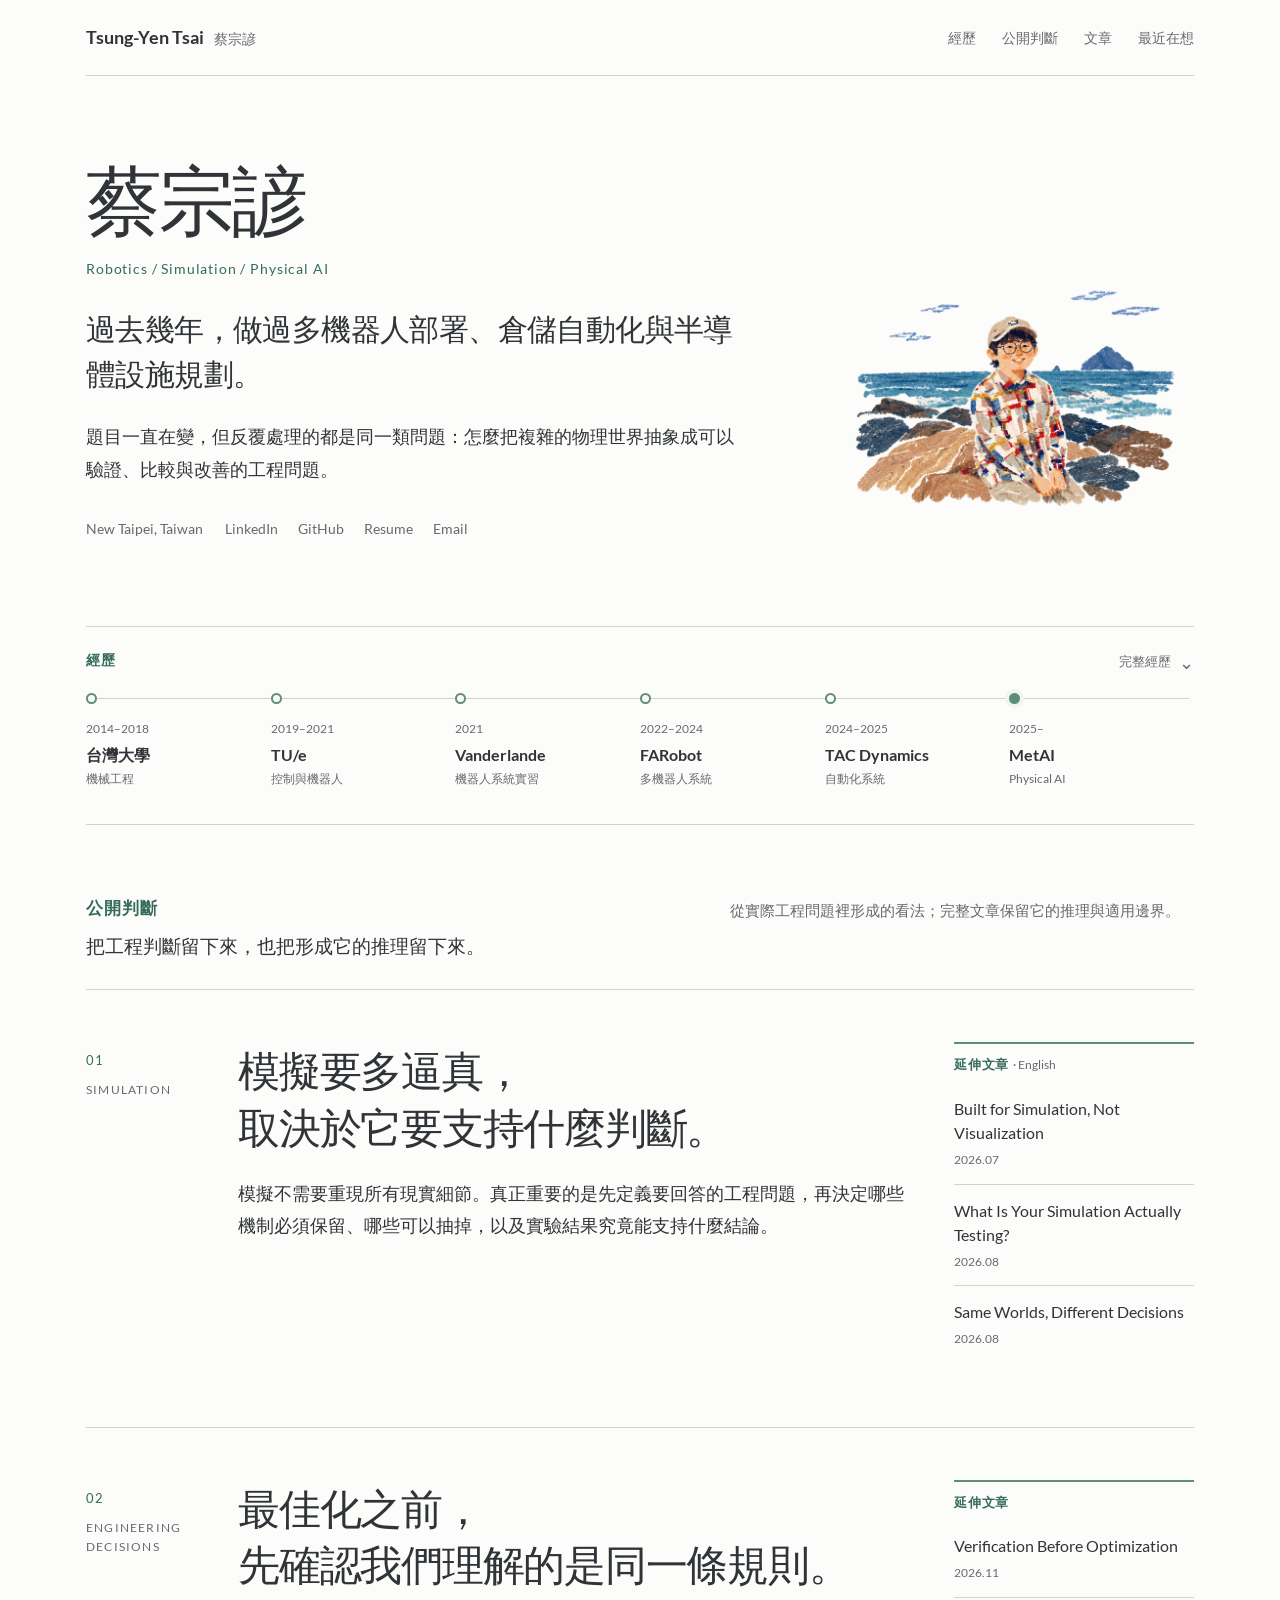
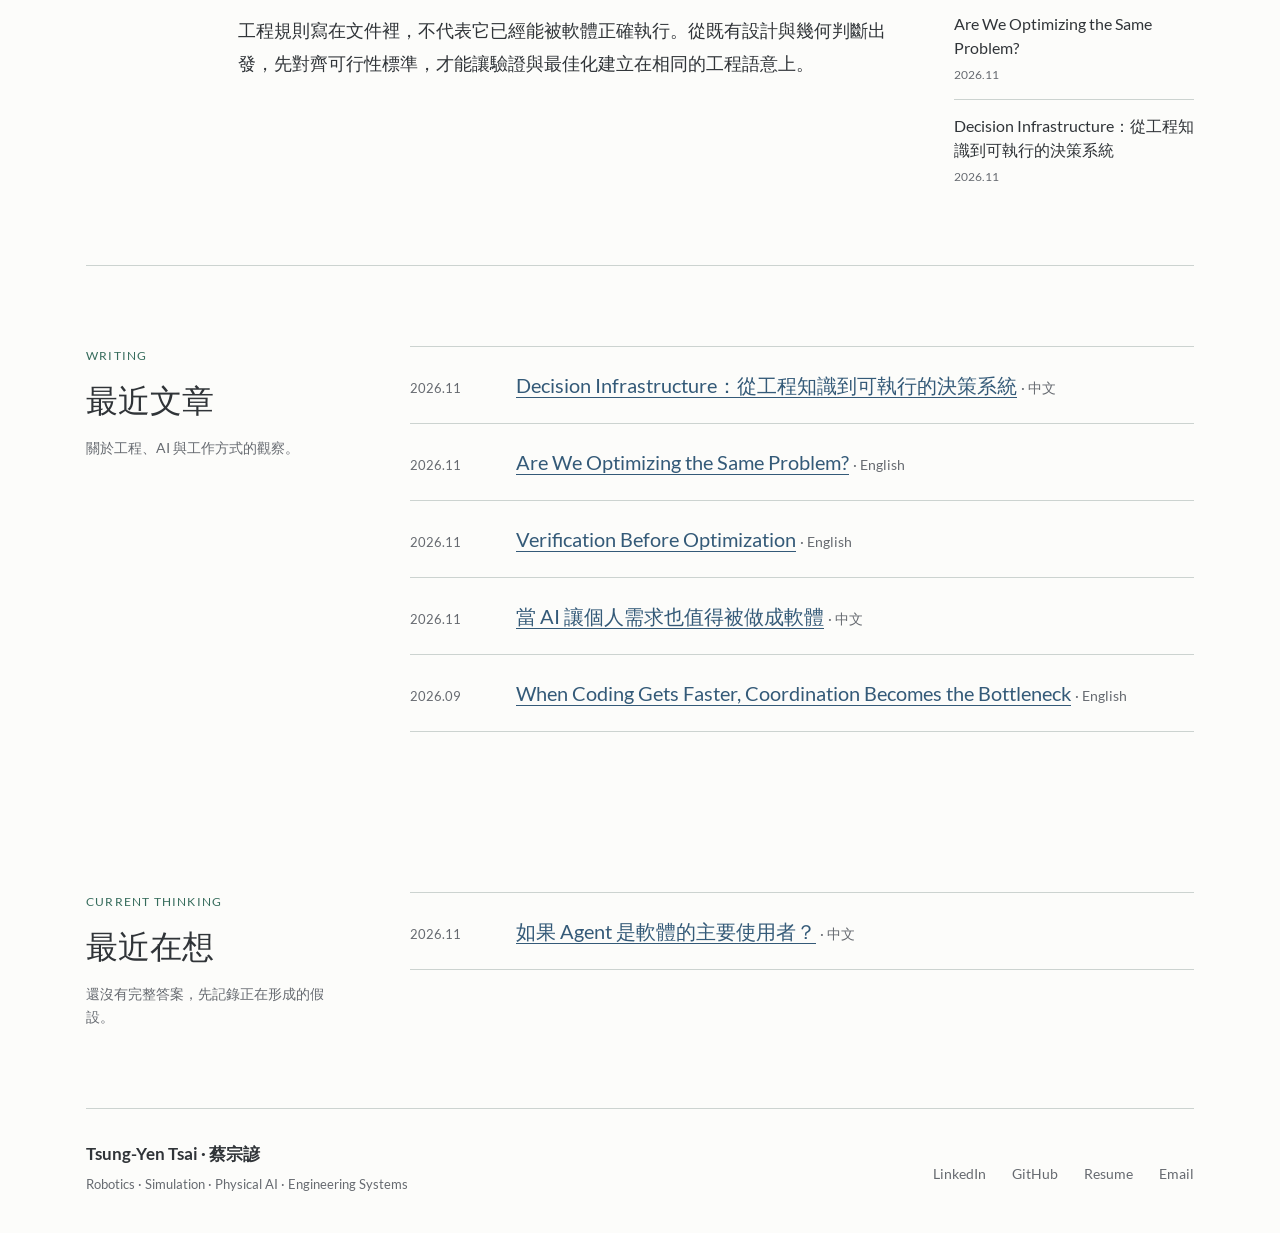
<file: index.html>
<!doctype html>
<html lang="zh-Hant">
  <head>
    <meta charset="utf-8">
    <title>蔡宗諺 Tsung-Yen Tsai | Robotics / Simulation / Physical AI</title>
    <meta name="description" content="蔡宗諺 Tsung-Yen Tsai，做過多機器人部署、倉儲自動化與半導體設施規劃。分享關於模擬、驗證與工程判斷的思考。">
    <link rel="stylesheet" href="stylesheets/styles.css?v=20260916-neutral">
    <link rel="stylesheet" href="stylesheets/homepage.css?v=20261007-polish">
    <meta name="color-scheme" content="light">
    <meta name="theme-color" content="#FCFCFA">
    <meta name="viewport" content="width=device-width, initial-scale=1">
  </head>
  <body class="home-page">
    <a class="skip-link" href="#main-content">跳到主要內容</a>
    <header class="home-header wrap">
      <a class="home-name" href="index.html"><span lang="en">Tsung-Yen Tsai</span><span>蔡宗諺</span></a>
      <nav aria-label="主要導覽">
        <a href="#career">經歷</a>
        <a href="#judgments">公開判斷</a>
        <a href="#writing">文章</a>
        <a href="#thinking">最近在想</a>
      </nav>
    </header>

    <main id="main-content" tabindex="-1" class="wrap">
      <section class="hero" id="about" aria-labelledby="hero-name">
        <div class="hero-copy">
          <h1 id="hero-name" class="hero-name">蔡宗諺</h1>
          <p class="hero-role" lang="en">Robotics / Simulation / Physical AI</p>
          <p class="hero-scope">過去幾年，做過多機器人部署、倉儲自動化與半導體設施規劃。</p>
          <p class="hero-intro">題目一直在變，但反覆處理的都是同一類問題：<strong>怎麼把複雜的物理世界抽象成可以驗證、比較與改善的工程問題。</strong></p>
          <div class="hero-meta">
            <span lang="en">New Taipei, Taiwan</span>
            <nav aria-label="個人連結">
              <a href="https://www.linkedin.com/in/tsungyentsai" target="_blank" rel="noopener" lang="en">LinkedIn</a>
              <a href="https://github.com/tsungyentsai" target="_blank" rel="noopener" lang="en">GitHub</a>
              <a href="resume.html" lang="en" aria-label="Resume — General 履歷">Resume</a>
              <a href="mailto:tsungyentsai.work@gmail.com">Email</a>
            </nav>
          </div>
        </div>
        <figure class="hero-portrait">
          <img src="assets/images/yen-cutout.png" alt="海邊的個人插畫肖像" width="1541" height="1021" fetchpriority="high" decoding="async">
        </figure>
      </section>

      <section class="career-strip" id="career" aria-labelledby="career-heading">
        <div class="career-heading">
          <h2 id="career-heading">經歷</h2>
        </div>
        <div class="career-scroll" role="region" aria-label="學歷與經歷時間軸，可左右捲動" tabindex="0">
          <ol class="career-timeline">
            <li><time>2014–2018</time><h3>台灣大學</h3><p>機械工程</p></li>
            <li><time>2019–2021</time><h3 lang="en">TU/e</h3><p>控制與機器人</p></li>
            <li><time>2021</time><h3 lang="en">Vanderlande</h3><p>機器人系統實習</p></li>
            <li><time>2022–2024</time><h3 lang="en">FARobot</h3><p>多機器人系統</p></li>
            <li><time>2024–2025</time><h3 lang="en">TAC Dynamics</h3><p>自動化系統</p></li>
            <li class="current"><time>2025–</time><h3 lang="en">MetAI</h3><p lang="en">Physical AI</p></li>
          </ol>
        </div>
        <details class="career-details" id="career-details">
          <summary>完整經歷 <span class="career-chevron" aria-hidden="true">⌄</span></summary>
          <div class="career-history" id="career-history">
            <div>
              <h3 class="history-heading">工作經歷</h3>
              <ol class="history-list">
                <li>
                  <div class="history-title"><h4 lang="en">MetAI</h4><span>2025.04–至今</span></div>
                  <p class="history-role" lang="en">Technical Lead, Hookup &amp; Layout Engines<br>Senior AI Reinforcement Learning Engineer</p>
                  <p>半導體設施規劃中的規則驗證、設備配置與 3D 管線路由；設計可重用的系統基礎與產品邊界。</p>
                </li>
                <li>
                  <div class="history-title"><h4 lang="en">TAC Dynamics</h4><span>2024.04–2025.04</span></div>
                  <p class="history-role" lang="en">Senior Robotics Engineer</p>
                  <p>重新設計與實作倉儲自動化的車隊管理系統，建立離散事件模擬以比較倉儲策略，並負責另一個 AMR 客戶部署中的核心系統整合。</p>
                </li>
                <li>
                  <div class="history-title"><h4 lang="en">FARobot</h4><span>2022.02–2024.03</span></div>
                  <p class="history-role" lang="en">Algorithm Engineer</p>
                  <p>多機器人系統的模擬驗證、現場部署與路徑規劃；透過現場紀錄重現問題，在模擬與現場驗證改動。</p>
                </li>
                <li>
                  <div class="history-title"><h4 lang="en">Vanderlande</h4><span>2021.07–2021.09</span></div>
                  <p class="history-role" lang="en">Robotics Engineer Intern · Veghel, Netherlands</p>
                </li>
              </ol>
            </div>
            <div>
              <h3 class="history-heading">教育</h3>
              <ol class="history-list">
                <li>
                  <div class="history-title"><h4 lang="en">Eindhoven University of Technology</h4><span>2019–2021</span></div>
                  <p class="history-role" lang="en">M.Sc. in Mechanical Engineering<br>Control Systems Technology</p>
                  <p lang="en">Thesis: Situational-Aware Motion Planning with a Shared Semantic World Model.</p>
                </li>
                <li>
                  <div class="history-title"><h4>國立臺灣大學</h4><span>2014–2018</span></div>
                  <p class="history-role" lang="en">B.S. in Mechanical Engineering</p>
                </li>
              </ol>
            </div>
          </div>
        </details>
      </section>

      <section class="judgments" id="judgments" aria-labelledby="judgments-heading">
        <div class="judgments-intro">
          <div>
            <h2 id="judgments-heading">公開判斷</h2>
            <p class="judgments-purpose">把工程判斷留下來，也把形成它的推理留下來。</p>
          </div>
          <p class="judgments-context">從實際工程問題裡形成的看法；完整文章保留它的推理與適用邊界。</p>
        </div>
        <article class="judgment" aria-labelledby="simulation-heading">
          <div class="judgment-label"><span>01</span><span lang="en">SIMULATION</span></div>
          <div class="judgment-content">
            <div class="judgment-copy">
              <h3 id="simulation-heading">模擬要多逼真，<br>取決於它要支持什麼判斷。</h3>
              <p>模擬不需要重現所有現實細節。真正重要的是先定義要回答的工程問題，再決定哪些機制必須保留、哪些可以抽掉，以及實驗結果究竟能支持什麼結論。</p>
            </div>
            <aside class="related" aria-labelledby="related-heading">
              <h4 id="related-heading">延伸文章 <span class="related-language" lang="en">· English</span></h4>
              <ul>
                <li><a href="posts/built-for-simulation-not-visualization.html" lang="en">Built for Simulation, Not Visualization</a><time datetime="2026-07">2026.07</time></li>
                <li><a href="posts/what-is-your-simulation-actually-testing.html" lang="en">What Is Your Simulation Actually Testing?</a><time datetime="2026-08">2026.08</time></li>
                <li><a href="posts/same-worlds-different-decisions.html" lang="en">Same Worlds, Different Decisions</a><time datetime="2026-08">2026.08</time></li>
              </ul>
            </aside>
          </div>
        </article>
        <article class="judgment" aria-labelledby="engineering-decisions-heading">
          <div class="judgment-label"><span>02</span><span lang="en">ENGINEERING DECISIONS</span></div>
          <div class="judgment-content">
            <div class="judgment-copy">
              <h3 id="engineering-decisions-heading">最佳化之前，<br>先確認我們理解的是同一條規則。</h3>
              <p>工程規則寫在文件裡，不代表它已經能被軟體正確執行。從既有設計與幾何判斷出發，先對齊可行性標準，才能讓驗證與最佳化建立在相同的工程語意上。</p>
            </div>
            <aside class="related" aria-labelledby="engineering-decisions-related">
              <h4 id="engineering-decisions-related">延伸文章</h4>
              <ul>
                <li><a href="posts/verification-before-optimization.html" lang="en">Verification Before Optimization</a><time datetime="2026-11">2026.11</time></li>
                <li><a href="posts/are-we-optimizing-the-same-problem.html" lang="en">Are We Optimizing the Same Problem?</a><time datetime="2026-11">2026.11</time></li>
                <li><a href="posts/decision-infrastructure.html">Decision Infrastructure：從工程知識到可執行的決策系統</a><time datetime="2026-11">2026.11</time></li>
              </ul>
            </aside>
          </div>
        </article>
      </section>

      <section class="thinking" id="writing" aria-labelledby="writing-heading">
        <div class="thinking-intro">
          <p class="kicker" lang="en">WRITING</p>
          <h2 id="writing-heading">最近文章</h2>
          <p>關於工程、AI 與工作方式的觀察。</p>
        </div>
        <ul class="thought-list">
          <li><time datetime="2026-11">2026.11</time><p><a href="posts/decision-infrastructure.html">Decision Infrastructure：從工程知識到可執行的決策系統</a> <small>· 中文</small></p></li>
          <li><time datetime="2026-11">2026.11</time><p><a href="posts/are-we-optimizing-the-same-problem.html" lang="en">Are We Optimizing the Same Problem?</a> <small lang="en">· English</small></p></li>
          <li><time datetime="2026-11">2026.11</time><p><a href="posts/verification-before-optimization.html" lang="en">Verification Before Optimization</a> <small lang="en">· English</small></p></li>
          <li><time datetime="2026-11">2026.11</time><p><a href="posts/when-personal-needs-become-software.html">當 AI 讓個人需求也值得被做成軟體</a> <small>· 中文</small></p></li>
          <li><time datetime="2026-09">2026.09</time><p><a href="posts/when-coding-gets-faster-coordination-becomes-the-bottleneck.html" lang="en">When Coding Gets Faster, Coordination Becomes the Bottleneck</a> <small lang="en">· English</small></p></li>
        </ul>
      </section>

      <section class="thinking" id="thinking" aria-labelledby="thinking-heading">
        <div class="thinking-intro">
          <p class="kicker" lang="en">CURRENT THINKING</p>
          <h2 id="thinking-heading">最近在想</h2>
          <p>還沒有完整答案，先記錄正在形成的假設。</p>
        </div>
        <ul class="thought-list">
          <li><time datetime="2026-11">2026.11</time><p><a href="posts/what-if-agents-were-primary-users.html">如果 Agent 是軟體的主要使用者？</a> <small>· 中文</small></p></li>
        </ul>
      </section>
    </main>

    <footer class="home-footer wrap">
      <div><p class="footer-name"><span lang="en">Tsung-Yen Tsai</span> · 蔡宗諺</p><p class="footer-role" lang="en">Robotics · Simulation · Physical AI · Engineering Systems</p></div>
      <nav aria-label="聯絡方式">
        <a href="https://www.linkedin.com/in/tsungyentsai" target="_blank" rel="noopener" lang="en">LinkedIn</a>
        <a href="https://github.com/tsungyentsai" target="_blank" rel="noopener" lang="en">GitHub</a>
        <a href="resume.html" lang="en" aria-label="Resume — General 履歷">Resume</a>
        <a href="mailto:tsungyentsai.work@gmail.com">Email</a>
      </nav>
    </footer>
  </body>
</html>
</file>
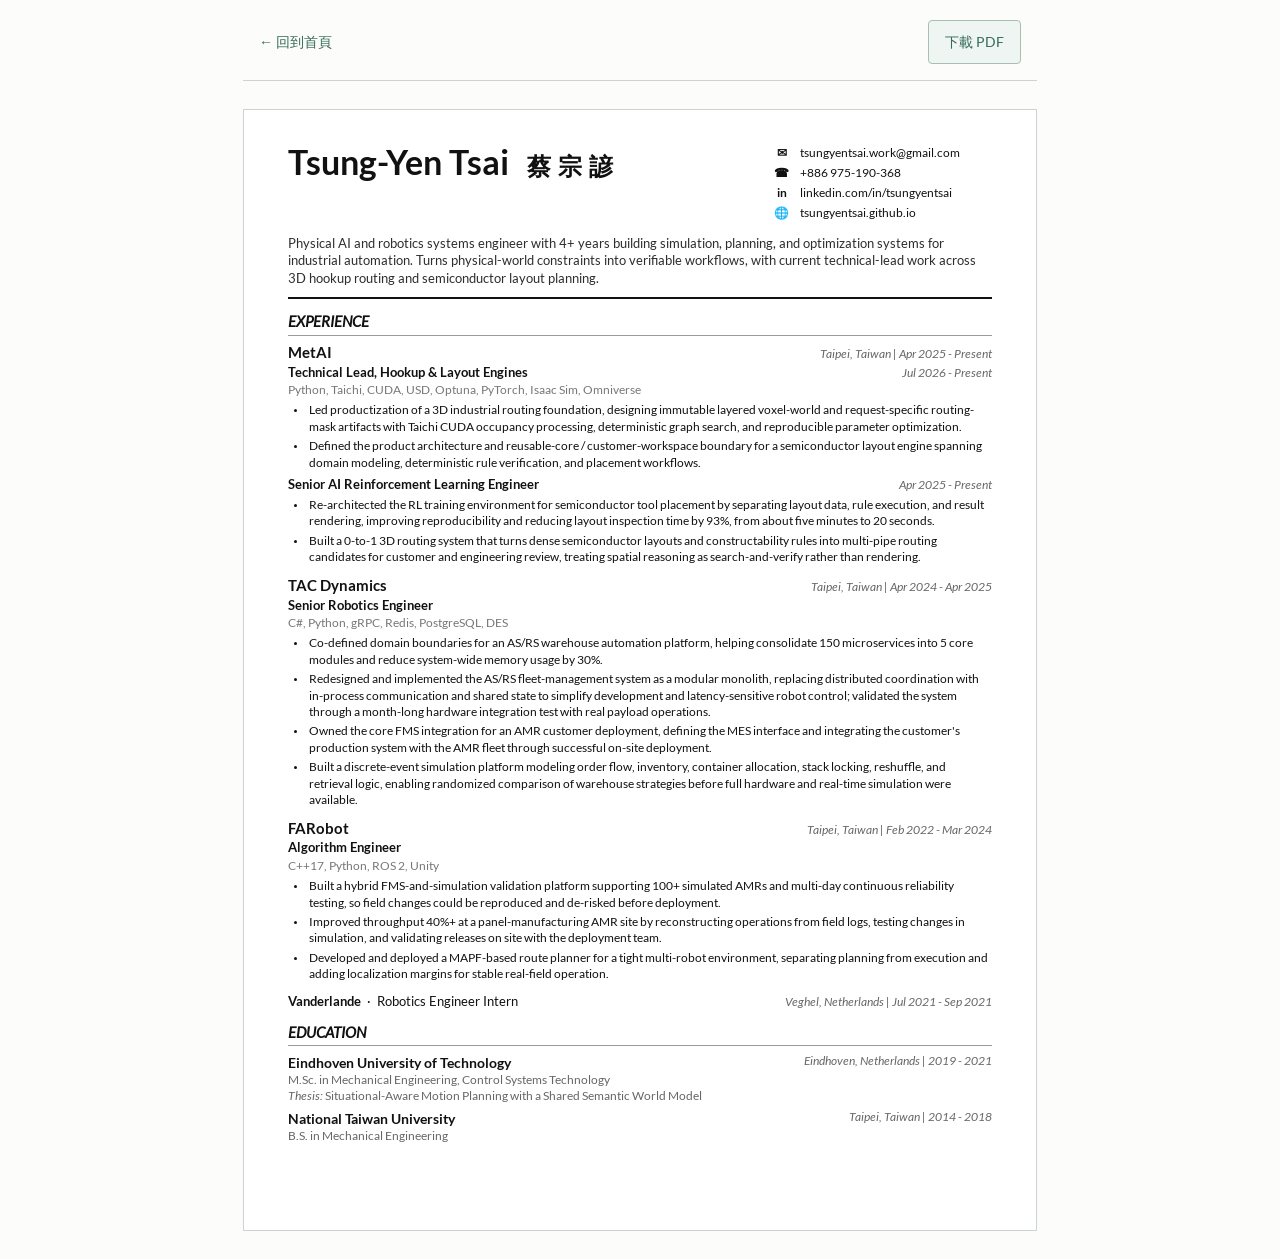
<file: resume.html>
<!doctype html>
<html lang="en">
<head>
  <meta charset="utf-8">
  <meta name="viewport" content="width=device-width, initial-scale=1">
  <title>Tsung-Yen Tsai - general</title>
  <style>

    :root {
      --ink: #111111;
      --muted: #666666;
      --line: #9b9b9b;
    }

    * { box-sizing: border-box; }

    body {
      margin: 0;
      background: #eeeeec;
      color: var(--ink);
      font-family: "Lato", -apple-system, BlinkMacSystemFont, "Segoe UI", sans-serif;
      font-size: 12.1px;
      line-height: 1.36;
    }

    .page {
      width: 8.27in;
      min-height: 11.69in;
      margin: 28px auto;
      padding: 0.36in 0.46in;
      background: #ffffff;
      box-shadow: 0 18px 60px rgba(0, 0, 0, 0.12);
    }

    .topbar {
      display: grid;
      grid-template-columns: 1fr auto;
      gap: 28px;
      align-items: start;
      margin-bottom: 13px;
    }

    h1 {
      margin: 0;
      font-size: 34px;
      line-height: 1;
      font-weight: 900;
      letter-spacing: 0;
    }

    .name-zh {
      margin-left: 18px;
      font-size: 24px;
      font-weight: 900;
      white-space: nowrap;
      font-family: "Heiti TC", "PingFang TC", "Arial Unicode MS", sans-serif;
    }

    .contact {
      display: grid;
      gap: 4px;
      min-width: 220px;
      font-style: normal;
      font-size: 12px;
      color: var(--ink);
    }

    .contact-row {
      display: grid;
      grid-template-columns: 20px 1fr;
      gap: 8px;
      align-items: center;
    }

    .contact-icon {
      color: #111;
      font-weight: 900;
      text-align: center;
      font-size: 12px;
    }

    .summary {
      margin: 0 0 12px;
      padding-bottom: 10px;
      border-bottom: 2px solid var(--ink);
      font-size: 12.9px;
      color: #2d2d2d;
    }

    section { margin-top: 12px; }

    .section-title {
      margin: 0 0 7px;
      padding-bottom: 3px;
      border-bottom: 1px solid var(--line);
      font-size: 15px;
      font-style: italic;
      font-weight: 700;
      text-transform: uppercase;
      letter-spacing: 0;
    }

    .experience { margin: 0 0 10px; }

    .experience-head {
      display: grid;
      grid-template-columns: 1fr auto;
      gap: 12px;
      align-items: baseline;
    }

    .experience-title {
      font-size: 15px;
      font-weight: 900;
      line-height: 1.25;
    }

    .experience-meta {
      color: var(--muted);
      font-style: italic;
      white-space: nowrap;
      font-size: 11.7px;
    }

    .tech {
      margin-top: 2px;
      color: #777777;
      font-size: 11.7px;
    }

    .role-list {
      margin-top: 2px;
    }

    .role-item {
      position: relative;
    }

    .role-item + .role-item {
      margin-top: 5px;
    }

    .role-head {
      display: grid;
      grid-template-columns: 1fr auto;
      gap: 12px;
      align-items: baseline;
    }

    .role-title {
      font-size: 13.4px;
      font-weight: 700;
      line-height: 1.25;
    }

    .role-meta {
      color: var(--muted);
      font-size: 11.5px;
      font-style: italic;
      white-space: nowrap;
    }

    .role-item .resume-bullets {
      margin-top: 4px;
    }

    .experience-compact {
      margin-top: 1px;
    }

    .compact-experience-title {
      display: flex;
      align-items: baseline;
      gap: 6px;
      font-size: 13.2px;
      line-height: 1.25;
    }

    ul.resume-bullets {
      margin: 5px 0 0 19px;
      padding: 0;
    }

    .resume-bullets li {
      margin: 3px 0;
      padding-left: 2px;
    }

    .resume-bullets li::marker {
      font-size: 0.72em;
    }

    .education-entry {
      display: grid;
      grid-template-columns: 1fr auto;
      gap: 16px;
      margin: 5px 0;
    }

    .school {
      font-size: 14px;
      font-weight: 900;
    }

    .degree,
    .thesis {
      color: var(--muted);
      font-size: 11.7px;
    }

    @page {
      size: A4;
      margin: 0;
    }

    @media print {
      body { background: #ffffff; }
      .page {
        width: auto;
        min-height: auto;
        margin: 0;
        padding: 0.34in 0.45in;
        box-shadow: none;
      }
      section { break-inside: avoid; }
    }
  </style>

<style>
  @font-face { font-family: Lato; font-style: normal; font-weight: 400; font-display: swap; src: url('assets/fonts/Lato-Regular.ttf') format('truetype'); }
  @font-face { font-family: Lato; font-style: normal; font-weight: 700; font-display: swap; src: url('assets/fonts/Lato-Bold.ttf') format('truetype'); }
  @font-face { font-family: Lato; font-style: italic; font-weight: 400; font-display: swap; src: url('assets/fonts/Lato-Italic.ttf') format('truetype'); }
  body { background: #FCFCFA; }
  .resume-toolbar { display: flex; flex-wrap: wrap; justify-content: space-between; align-items: center; gap: 12px; max-width: 794px; margin: 20px auto 0; padding: 0 16px 16px; border-bottom: 1px solid #CCD3D0; font-size: 14px; }
  .resume-toolbar a { display: inline-flex; align-items: center; min-height: 44px; color: #356B5B; text-decoration: none; }
  .resume-toolbar a:hover { text-decoration: underline; }
  .resume-toolbar a:focus-visible { outline: 2px solid #356B5B; outline-offset: 3px; }
  .resume-toolbar .download-pdf { padding: 8px 16px; border: 1px solid #A8BFB2; border-radius: 4px; background: #EFF5F2; }
  .page { max-width: calc(100% - 32px); box-shadow: none; border: 1px solid #CCD3D0; }
  @media (max-width: 760px) {
    body { font-size: 15px; line-height: 1.55; overflow-wrap: anywhere; }
    .page { width: auto; min-height: 0; margin: 20px 16px; padding: 28px 20px; }
    .topbar { grid-template-columns: 1fr; gap: 18px; }
    h1 { font-size: clamp(24px, 6vw, 34px); }
    .name-zh { font-size: 20px; margin-left: 8px; }
    .contact { min-width: 0; font-size: 13px; }
    .summary { font-size: 15px; }
    section { margin-top: 24px; }
    .section-title { font-size: 18px; margin-bottom: 12px; }
    .experience { margin-bottom: 24px; }
    .experience-head, .role-head, .education-entry { grid-template-columns: 1fr; gap: 4px; }
    .experience-title, .school { font-size: 18px; }
    .role-list, .role-item + .role-item { margin-top: 12px; }
    .role-title { font-size: 15px; }
    .experience-meta, .role-meta { white-space: normal; font-size: 13px; }
    .tech, .degree, .thesis { font-size: 13px; }
    .resume-bullets li { margin-block: 8px; }
    .compact-experience-title { flex-wrap: wrap; font-size: 15px; }
    .education-entry + .education-entry { margin-top: 18px; }
  }
  @media print {
    .resume-toolbar { display: none; }
    .page { max-width: none; border: 0; }
  }
</style>
</head>
<body>
    <nav class="resume-toolbar" aria-label="履歷導覽" lang="zh-Hant">
      <a href="index.html">← 回到首頁</a>
      <a class="download-pdf" href="assets/resume/tsung-yen-tsai-general.pdf" download="Tsung-Yen Tsai - General.pdf">下載 PDF</a>
    </nav>

  <main class="page">
    <header class="topbar">
      <div>
        <h1>Tsung-Yen Tsai<span class="name-zh">蔡 宗 諺</span></h1>
      </div>
      <address class="contact">
        <div class="contact-row"><span class="contact-icon">✉</span><span>tsungyentsai.work@gmail.com</span></div>
        <div class="contact-row"><span class="contact-icon">☎</span><span>+886 975-190-368</span></div>
        <div class="contact-row"><span class="contact-icon">in</span><span>linkedin.com/in/tsungyentsai</span></div>
        <div class="contact-row"><span class="contact-icon">🌐</span><span>tsungyentsai.github.io</span></div>
      </address>
    </header>

    <p class="summary">Physical AI and robotics systems engineer with 4+ years building simulation, planning, and optimization systems for industrial automation. Turns physical-world constraints into verifiable workflows, with current technical-lead work across 3D hookup routing and semiconductor layout planning.
</p>

    <section>
      <h2 class="section-title">Experience</h2>
      <article class="experience experience-company">
  <div class="experience-head">
    <div class="experience-title">MetAI</div>
    <div class="experience-meta">Taipei, Taiwan | Apr 2025 - Present</div>
  </div>
  <div class="role-list"><div class="role-item">
  <div class="role-head">
    <div class="role-title">Technical Lead, Hookup &amp; Layout Engines</div>
    <div class="role-meta">Jul 2026 - Present</div>
  </div>
  <div class="tech">Python, Taichi, CUDA, USD, Optuna, PyTorch, Isaac Sim, Omniverse</div>
  <ul class="resume-bullets"><li>Led productization of a 3D industrial routing foundation, designing immutable layered voxel-world and request-specific routing-mask artifacts with Taichi CUDA occupancy processing, deterministic graph search, and reproducible parameter optimization.
</li><li>Defined the product architecture and reusable-core / customer-workspace boundary for a semiconductor layout engine spanning domain modeling, deterministic rule verification, and placement workflows.
</li></ul>
</div>
<div class="role-item">
  <div class="role-head">
    <div class="role-title">Senior AI Reinforcement Learning Engineer</div>
    <div class="role-meta">Apr 2025 - Present</div>
  </div>

  <ul class="resume-bullets"><li>Re-architected the RL training environment for semiconductor tool placement by separating layout data, rule execution, and result rendering, improving reproducibility and reducing layout inspection time by 93%, from about five minutes to 20 seconds.
</li><li>Built a 0-to-1 3D routing system that turns dense semiconductor layouts and constructability rules into multi-pipe routing candidates for customer and engineering review, treating spatial reasoning as search-and-verify rather than rendering.
</li></ul>
</div>
</div>
</article>
<article class="experience experience-company">
  <div class="experience-head">
    <div class="experience-title">TAC Dynamics</div>
    <div class="experience-meta">Taipei, Taiwan | Apr 2024 - Apr 2025</div>
  </div>
  <div class="role-list"><div class="role-item">
  <div class="role-head">
    <div class="role-title">Senior Robotics Engineer</div>

  </div>
  <div class="tech">C#, Python, gRPC, Redis, PostgreSQL, DES</div>
  <ul class="resume-bullets"><li>Co-defined domain boundaries for an AS/RS warehouse automation platform, helping consolidate 150 microservices into 5 core modules and reduce system-wide memory usage by 30%.
</li><li>Redesigned and implemented the AS/RS fleet-management system as a modular monolith, replacing distributed coordination with in-process communication and shared state to simplify development and latency-sensitive robot control; validated the system through a month-long hardware integration test with real payload operations.
</li><li>Owned the core FMS integration for an AMR customer deployment, defining the MES interface and integrating the customer&#39;s production system with the AMR fleet through successful on-site deployment.
</li><li>Built a discrete-event simulation platform modeling order flow, inventory, container allocation, stack locking, reshuffle, and retrieval logic, enabling randomized comparison of warehouse strategies before full hardware and real-time simulation were available.
</li></ul>
</div>
</div>
</article>
<article class="experience experience-company">
  <div class="experience-head">
    <div class="experience-title">FARobot</div>
    <div class="experience-meta">Taipei, Taiwan | Feb 2022 - Mar 2024</div>
  </div>
  <div class="role-list"><div class="role-item">
  <div class="role-head">
    <div class="role-title">Algorithm Engineer</div>

  </div>
  <div class="tech">C++17, Python, ROS 2, Unity</div>
  <ul class="resume-bullets"><li>Built a hybrid FMS-and-simulation validation platform supporting 100+ simulated AMRs and multi-day continuous reliability testing, so field changes could be reproduced and de-risked before deployment.
</li><li>Improved throughput 40%+ at a panel-manufacturing AMR site by reconstructing operations from field logs, testing changes in simulation, and validating releases on site with the deployment team.
</li><li>Developed and deployed a MAPF-based route planner for a tight multi-robot environment, separating planning from execution and adding localization margins for stable real-field operation.
</li></ul>
</div>
</div>
</article>
<article class="experience experience-compact">
  <div class="experience-head">
    <div class="compact-experience-title"><strong>Vanderlande</strong><span>·</span>Robotics Engineer Intern</div>
    <div class="experience-meta">Veghel, Netherlands | Jul 2021 - Sep 2021</div>
  </div>
</article>

    </section>

    <section>
      <h2 class="section-title">Education</h2>
      <div class="education-entry">
  <div>
    <div class="school">Eindhoven University of Technology</div>
    <div class="degree">M.Sc. in Mechanical Engineering, Control Systems Technology</div>
    <div class="thesis"><em>Thesis:</em> Situational-Aware Motion Planning with a Shared Semantic World Model</div>
  </div>
  <div class="experience-meta">Eindhoven, Netherlands | 2019 - 2021</div>
</div>
<div class="education-entry">
  <div>
    <div class="school">National Taiwan University</div>
    <div class="degree">B.S. in Mechanical Engineering</div>

  </div>
  <div class="experience-meta">Taipei, Taiwan | 2014 - 2018</div>
</div>

    </section>
  </main>
</body>
</html>
</file>
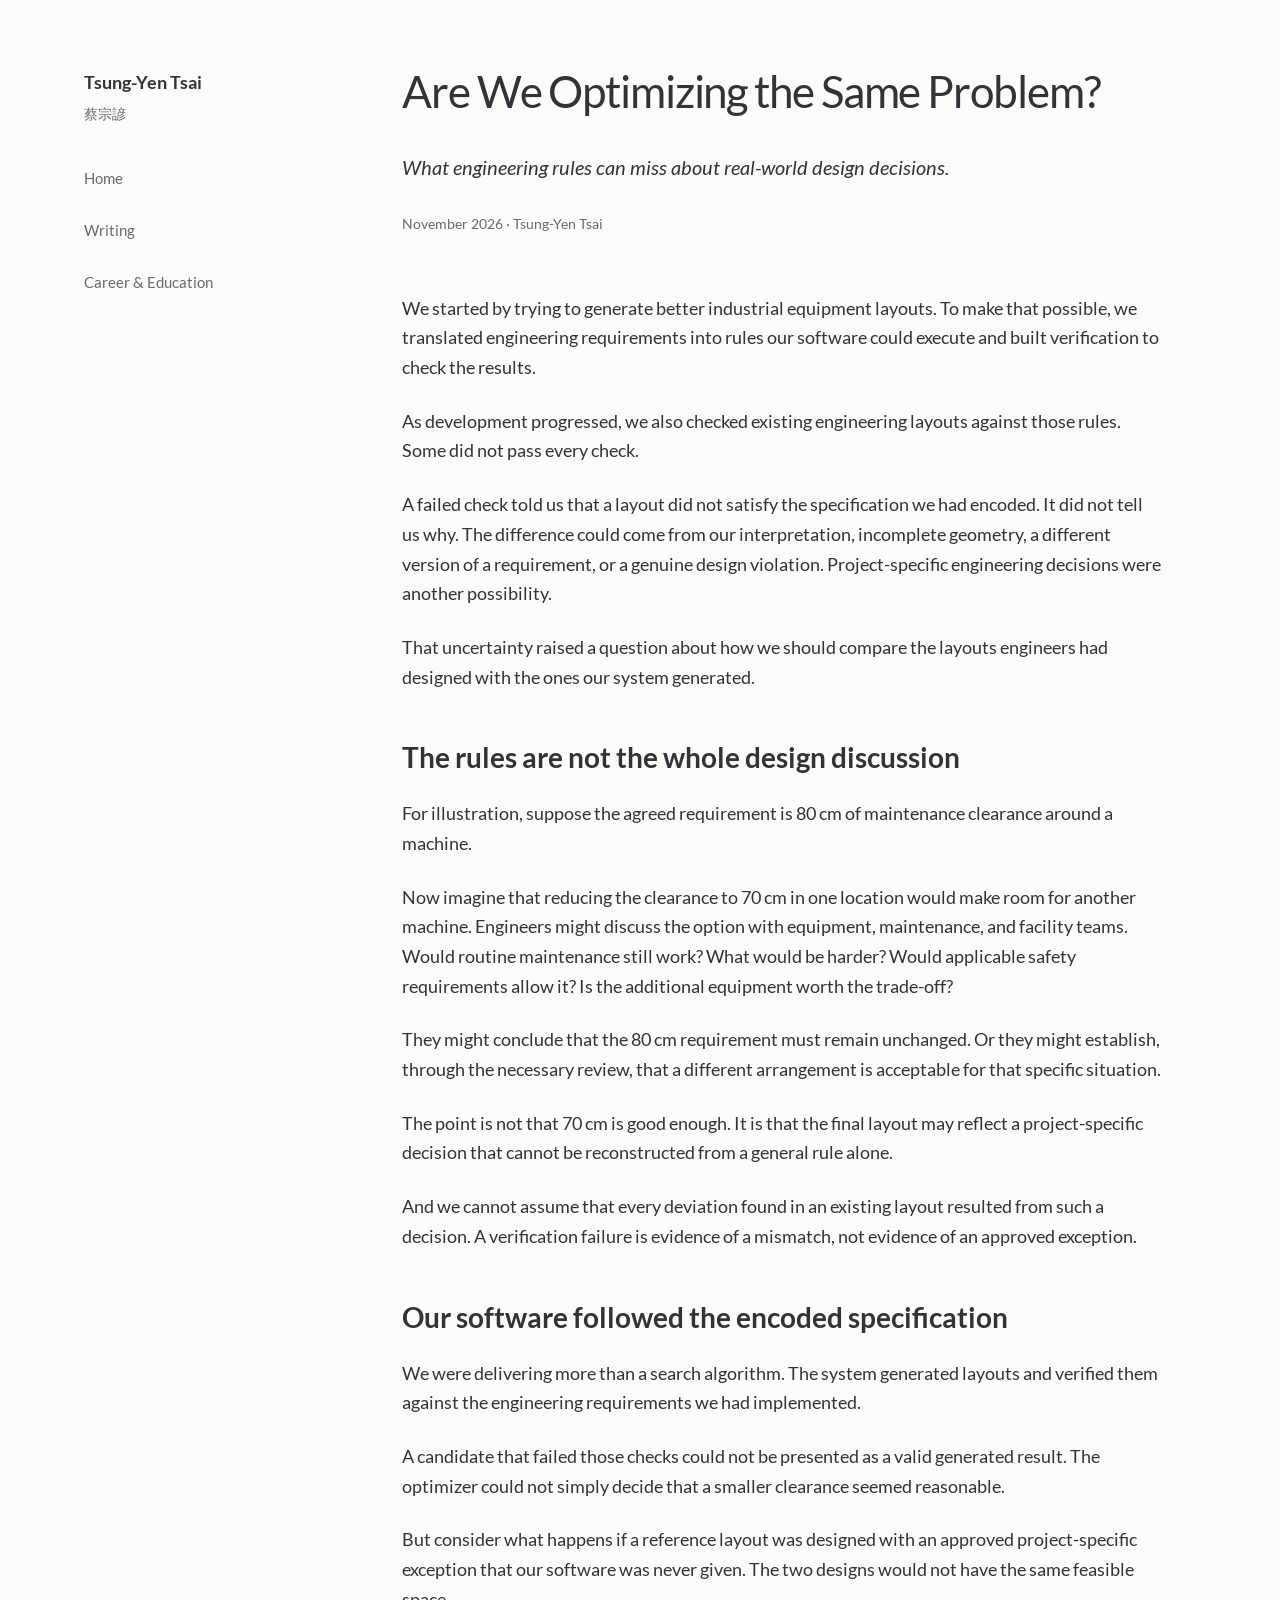
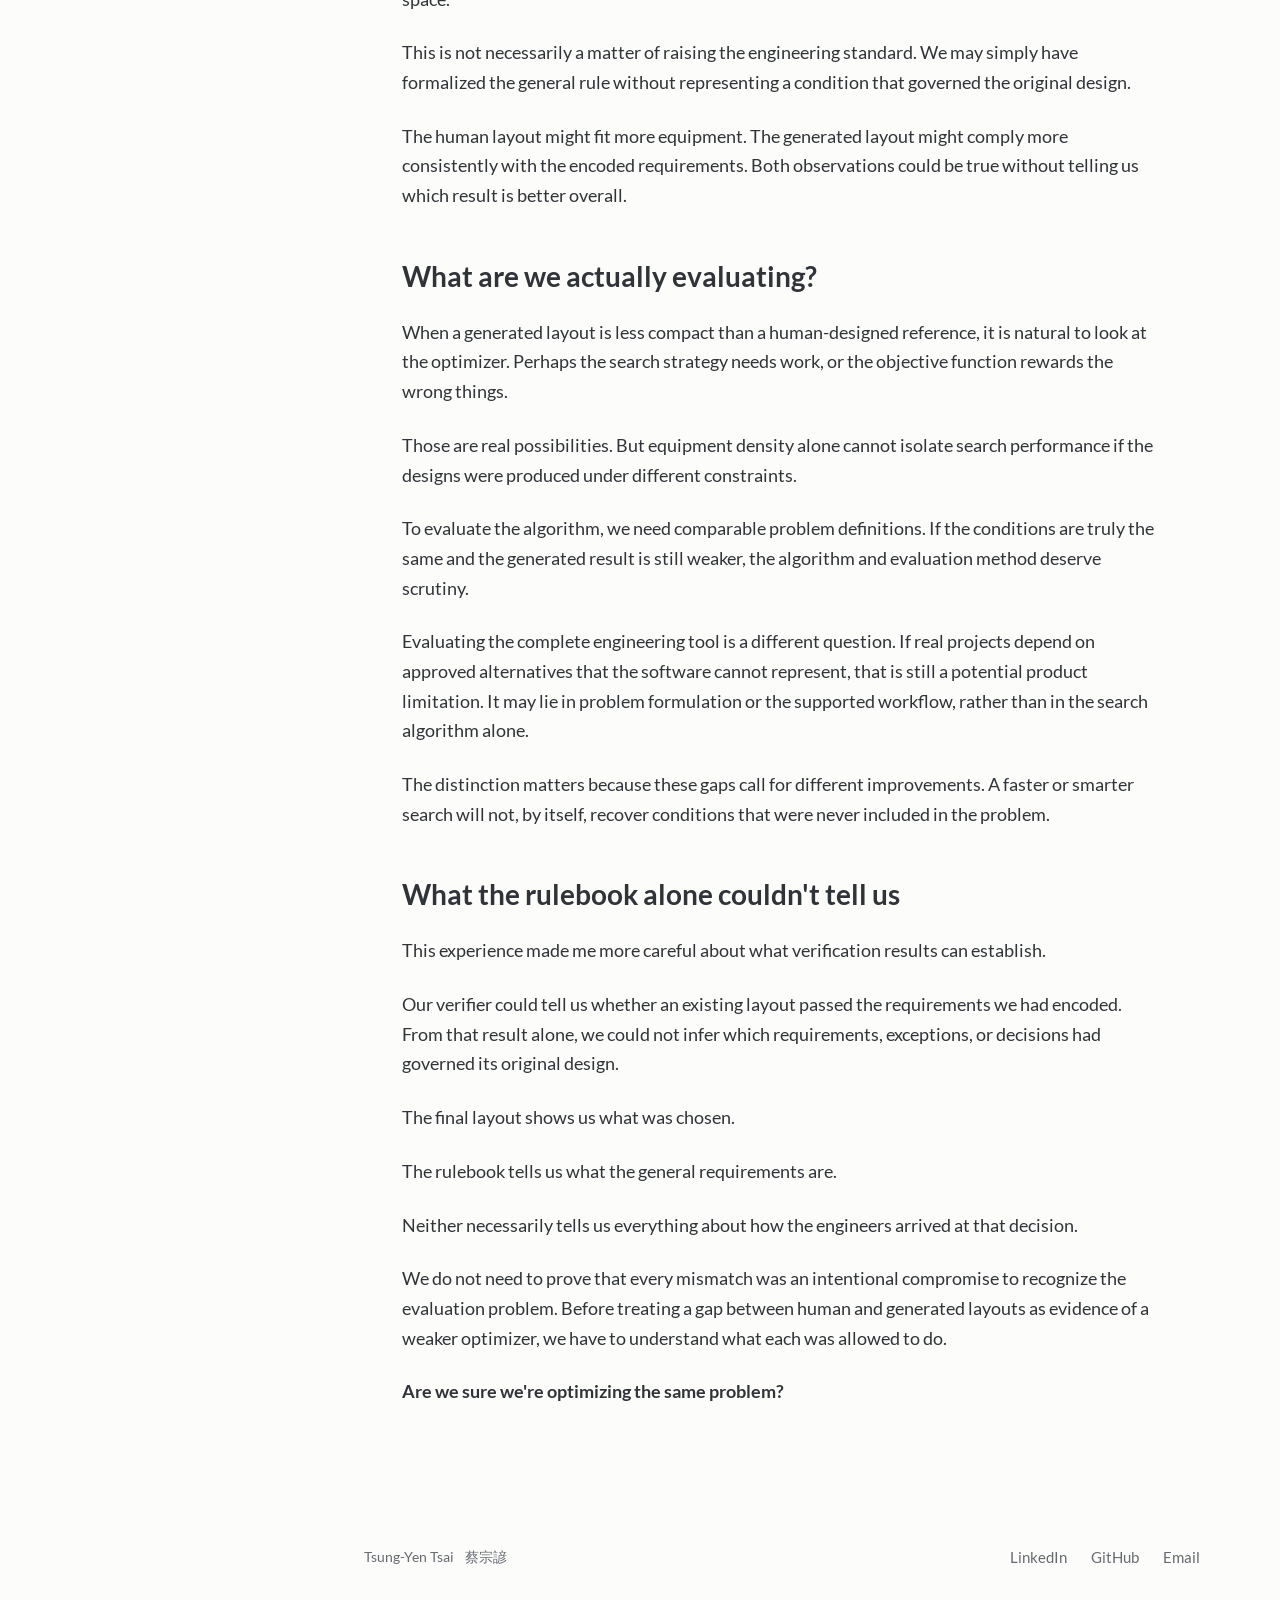
<file: posts/are-we-optimizing-the-same-problem.html>
<!doctype html>
<html lang="en">
  <head>
    <meta charset="utf-8">
    <title>Are We Optimizing the Same Problem? | Tsung-Yen Tsai</title>
    <meta name="description" content="An engineering insight from layout optimization: why existing layouts and generated results may follow different design conditions, and what that means for evaluating an optimizer.">
    <link rel="canonical" href="https://tsungyentsai.github.io/posts/are-we-optimizing-the-same-problem.html">
    <link rel="stylesheet" href="../stylesheets/styles.css?v=20260916-neutral">
    <meta name="color-scheme" content="light">
    <meta name="theme-color" content="#FCFCFA">
    <meta name="viewport" content="width=device-width, initial-scale=1">
  </head>
  <body class="article-page">
    <a class="skip-link" href="#main-content">Skip to content</a>
    <div class="wrapper">
      <header class="site-header">
        <a class="site-name" href="../index.html" aria-label="Tsung-Yen Tsai — home">Tsung-Yen Tsai<span lang="zh-Hant">蔡宗諺</span></a>
        <nav aria-label="Main navigation">
          <ul>
            <li><a href="../index.html">Home</a></li>
            <li><a href="../index.html#writing">Writing</a></li>
            <li><a href="../index.html#career-history">Career &amp; Education</a></li>
          </ul>
        </nav>
      </header>
      <main id="main-content" tabindex="-1">
        <h1>Are We Optimizing the Same Problem?</h1>
        <p><em>What engineering rules can miss about real-world design decisions.</em></p>
        <p><small>November 2026 · Tsung-Yen Tsai</small></p>

        <p>We started by trying to generate better industrial equipment layouts. To make that possible, we translated engineering requirements into rules our software could execute and built verification to check the results.</p>

        <p>As development progressed, we also checked existing engineering layouts against those rules. Some did not pass every check.</p>

        <p>A failed check told us that a layout did not satisfy the specification we had encoded. It did not tell us why. The difference could come from our interpretation, incomplete geometry, a different version of a requirement, or a genuine design violation. Project-specific engineering decisions were another possibility.</p>

        <p>That uncertainty raised a question about how we should compare the layouts engineers had designed with the ones our system generated.</p>

        <h2>The rules are not the whole design discussion</h2>

        <p>For illustration, suppose the agreed requirement is 80 cm of maintenance clearance around a machine.</p>

        <p>Now imagine that reducing the clearance to 70 cm in one location would make room for another machine. Engineers might discuss the option with equipment, maintenance, and facility teams. Would routine maintenance still work? What would be harder? Would applicable safety requirements allow it? Is the additional equipment worth the trade-off?</p>

        <p>They might conclude that the 80 cm requirement must remain unchanged. Or they might establish, through the necessary review, that a different arrangement is acceptable for that specific situation.</p>

        <p>The point is not that 70 cm is good enough. It is that the final layout may reflect a project-specific decision that cannot be reconstructed from a general rule alone.</p>

        <p>And we cannot assume that every deviation found in an existing layout resulted from such a decision. A verification failure is evidence of a mismatch, not evidence of an approved exception.</p>

        <h2>Our software followed the encoded specification</h2>

        <p>We were delivering more than a search algorithm. The system generated layouts and verified them against the engineering requirements we had implemented.</p>

        <p>A candidate that failed those checks could not be presented as a valid generated result. The optimizer could not simply decide that a smaller clearance seemed reasonable.</p>

        <p>But consider what happens if a reference layout was designed with an approved project-specific exception that our software was never given. The two designs would not have the same feasible space.</p>

        <p>This is not necessarily a matter of raising the engineering standard. We may simply have formalized the general rule without representing a condition that governed the original design.</p>

        <p>The human layout might fit more equipment. The generated layout might comply more consistently with the encoded requirements. Both observations could be true without telling us which result is better overall.</p>

        <h2>What are we actually evaluating?</h2>

        <p>When a generated layout is less compact than a human-designed reference, it is natural to look at the optimizer. Perhaps the search strategy needs work, or the objective function rewards the wrong things.</p>

        <p>Those are real possibilities. But equipment density alone cannot isolate search performance if the designs were produced under different constraints.</p>

        <p>To evaluate the algorithm, we need comparable problem definitions. If the conditions are truly the same and the generated result is still weaker, the algorithm and evaluation method deserve scrutiny.</p>

        <p>Evaluating the complete engineering tool is a different question. If real projects depend on approved alternatives that the software cannot represent, that is still a potential product limitation. It may lie in problem formulation or the supported workflow, rather than in the search algorithm alone.</p>

        <p>The distinction matters because these gaps call for different improvements. A faster or smarter search will not, by itself, recover conditions that were never included in the problem.</p>

        <h2>What the rulebook alone couldn't tell us</h2>

        <p>This experience made me more careful about what verification results can establish.</p>

        <p>Our verifier could tell us whether an existing layout passed the requirements we had encoded. From that result alone, we could not infer which requirements, exceptions, or decisions had governed its original design.</p>

        <p>The final layout shows us what was chosen.</p>

        <p>The rulebook tells us what the general requirements are.</p>

        <p>Neither necessarily tells us everything about how the engineers arrived at that decision.</p>

        <p>We do not need to prove that every mismatch was an intentional compromise to recognize the evaluation problem. Before treating a gap between human and generated layouts as evidence of a weaker optimizer, we have to understand what each was allowed to do.</p>

        <p><strong>Are we sure we're optimizing the same problem?</strong></p>
      </main>
      <footer class="site-footer">
        <p>Tsung-Yen Tsai <span lang="zh-Hant">蔡宗諺</span></p>
        <nav aria-label="Contact links">
          <a href="https://www.linkedin.com/in/tsungyentsai" target="_blank" rel="noopener">LinkedIn</a>
          <a href="https://github.com/tsungyentsai" target="_blank" rel="noopener">GitHub</a>
          <a href="mailto:tsungyentsai.work@gmail.com">Email</a>
        </nav>
      </footer>
    </div>
  </body>
</html>
</file>
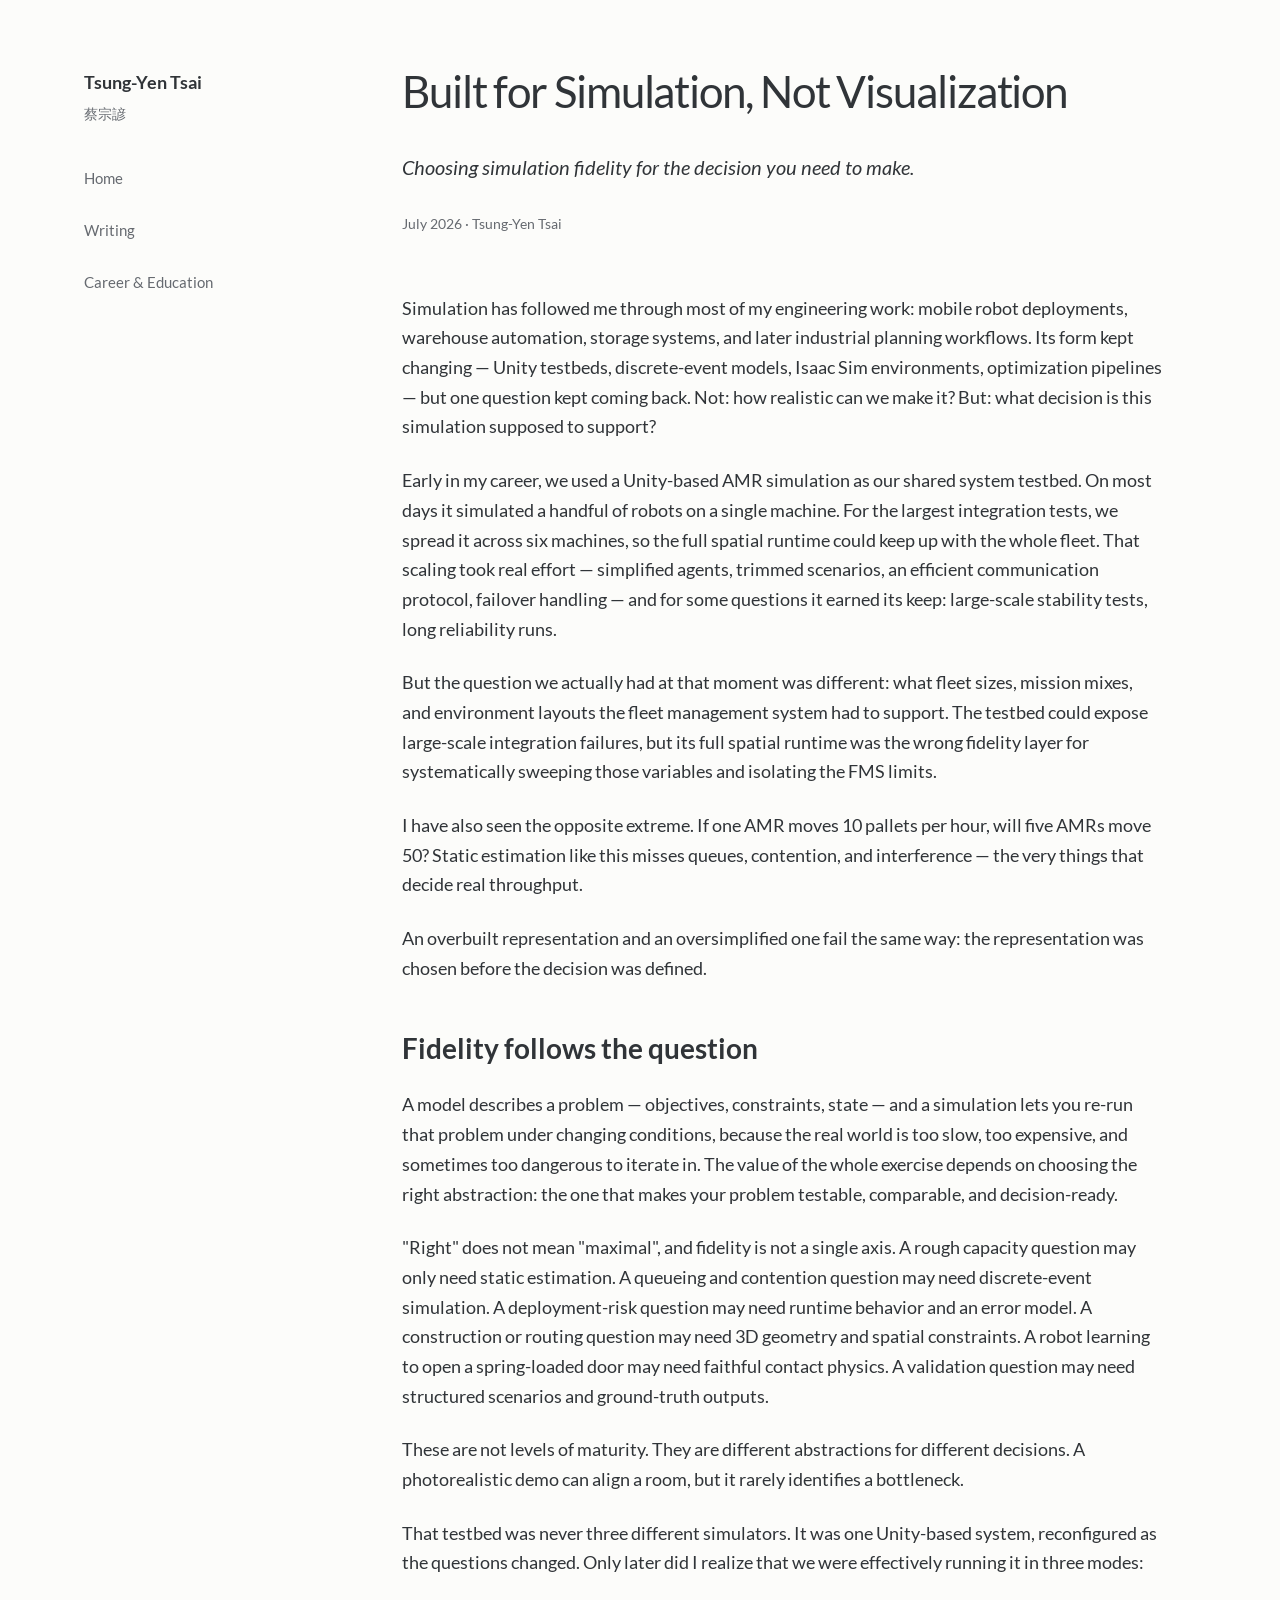
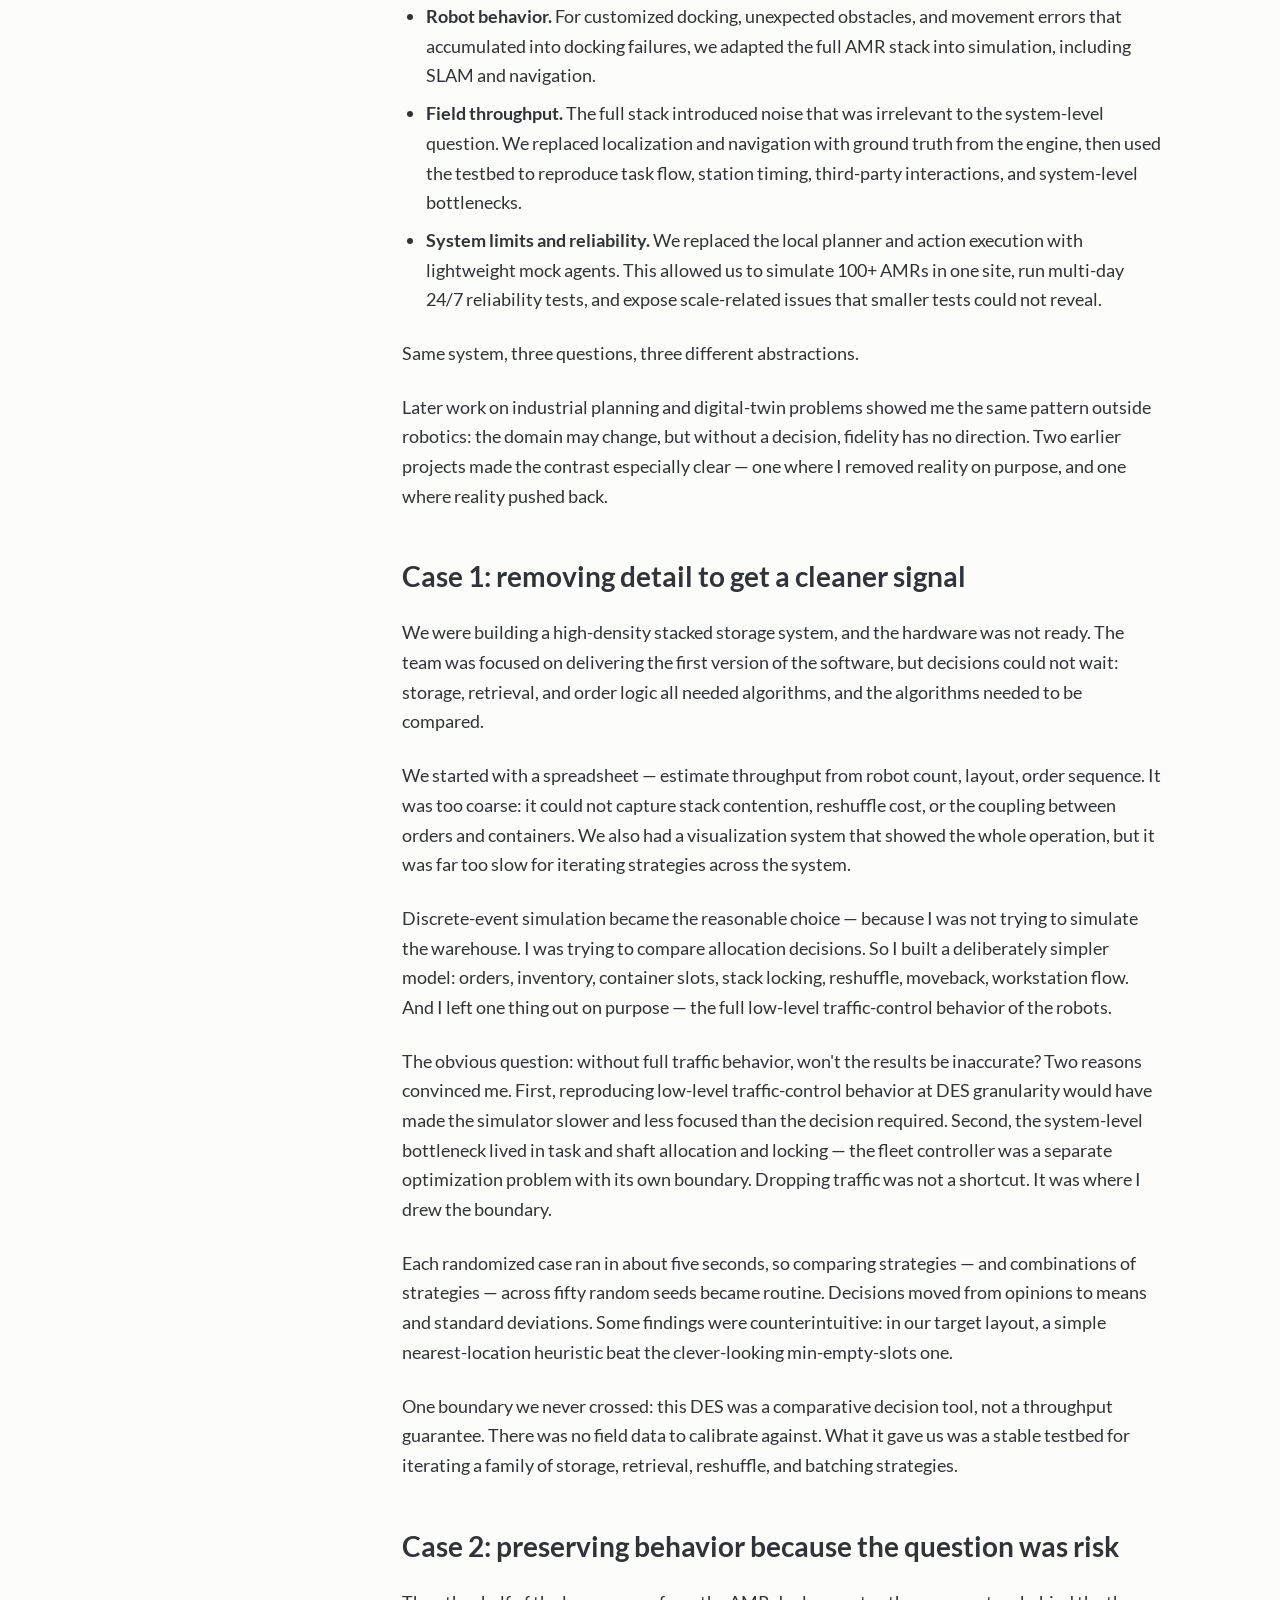
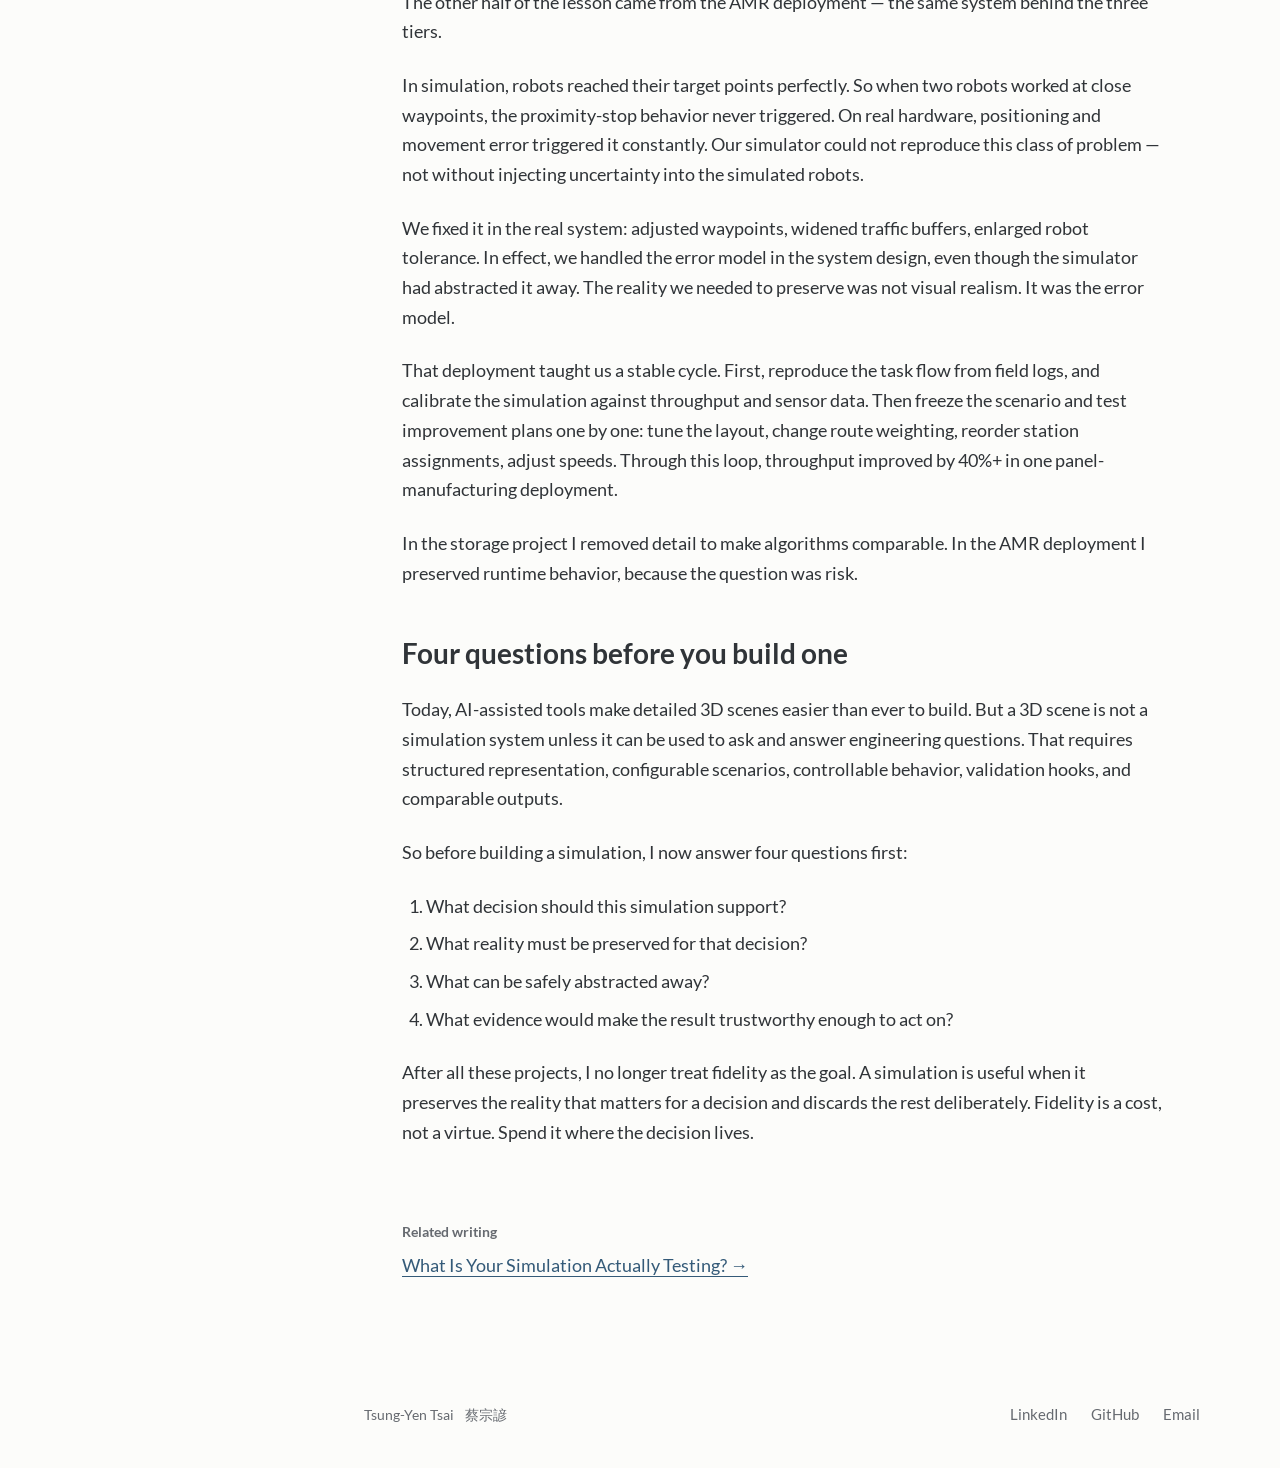
<file: posts/built-for-simulation-not-visualization.html>
<!doctype html>
<html lang="en">
  <head>
    <meta charset="utf-8">
    <title>Built for Simulation, Not Visualization | Tsung-Yen Tsai</title>
    <meta name="description"
      content="How to choose simulation fidelity for the decision at hand — lessons from robotics deployment, warehouse automation, and industrial planning.">
    <link rel="stylesheet" href="../stylesheets/styles.css?v=20260916-neutral">
    <meta name="color-scheme" content="light">
    <meta name="theme-color" content="#FCFCFA">
    <meta name="viewport" content="width=device-width, initial-scale=1">
  </head>
  <body class="article-page">
    <a class="skip-link" href="#main-content">Skip to content</a>
    <div class="wrapper">
      <header class="site-header">
        <a class="site-name" href="../index.html" aria-label="Tsung-Yen Tsai — home">Tsung-Yen Tsai<span lang="zh-Hant">蔡宗諺</span></a>
        <nav aria-label="Main navigation">
          <ul>
            <li><a href="../index.html">Home</a></li>
            <li><a href="../index.html#writing">Writing</a></li>
            <li><a href="../index.html#career-history">Career &amp; Education</a></li>
          </ul>
        </nav>
      </header>
      <main id="main-content" tabindex="-1">
        <h1>Built for Simulation, Not Visualization</h1>
        <p><em>Choosing simulation fidelity for the decision you need to make.</em></p>
        <p><small>July 2026 · Tsung-Yen Tsai</small></p>

        <p>Simulation has followed me through most of my engineering work:
          mobile robot deployments, warehouse automation, storage systems, and
          later industrial planning workflows. Its form kept changing — Unity
          testbeds, discrete-event models, Isaac Sim environments, optimization
          pipelines — but one question kept coming back. Not: how realistic can
          we make it? But: what decision is this simulation supposed to
          support?</p>

        <p>Early in my career, we used a Unity-based AMR simulation as our
          shared system testbed. On most days it simulated a handful of robots
          on a single machine. For the largest integration tests, we spread it
          across six machines, so the full spatial runtime could keep up with
          the whole fleet. That scaling took real effort — simplified agents,
          trimmed scenarios, an efficient communication protocol, failover
          handling — and for some questions it earned its keep: large-scale
          stability tests, long reliability runs.</p>

        <p>But the question we actually had at that moment was different: what
          fleet sizes, mission mixes, and environment layouts the fleet management
          system had to support. The testbed could expose large-scale integration
          failures, but its full spatial runtime was the wrong fidelity layer for
          systematically sweeping those variables and isolating the FMS limits.</p>

        <p>I have also seen the opposite extreme. If one AMR moves 10 pallets
          per hour, will five AMRs move 50? Static estimation like this misses
          queues, contention, and interference — the very things that decide
          real throughput.</p>

        <p>An overbuilt representation and an oversimplified one fail the same
          way: the representation was chosen before the decision was
          defined.</p>

        <h2>Fidelity follows the question</h2>

        <p>A model describes a problem — objectives, constraints, state — and a
          simulation lets you re-run that problem under changing conditions,
          because the real world is too slow, too expensive, and sometimes too
          dangerous to iterate in. The value of the whole exercise depends on
          choosing the right abstraction: the one that makes your problem
          testable, comparable, and decision-ready.</p>

        <p>"Right" does not mean "maximal", and fidelity is not a single axis.
          A rough capacity question may only need static estimation. A queueing
          and contention question may need discrete-event simulation. A
          deployment-risk question may need runtime behavior and an error model.
          A construction or routing question may need 3D geometry and spatial
          constraints. A robot learning to open a spring-loaded door may need
          faithful contact physics. A validation question may need structured
          scenarios and ground-truth outputs.</p>

        <p>These are not levels of maturity. They are different abstractions for
          different decisions. A photorealistic demo can align a room, but it
          rarely identifies a bottleneck.</p>

        <p>That testbed was never three different simulators. It was one
          Unity-based system, reconfigured as the questions changed. Only later
          did I realize that we were effectively running it in three modes:</p>

        <ul>
          <li>
            <strong>Robot behavior.</strong>
            For customized docking, unexpected obstacles, and movement errors that
            accumulated into docking failures, we adapted the full AMR stack into
            simulation, including SLAM and navigation.
          </li>
          <li>
            <strong>Field throughput.</strong>
            The full stack introduced noise that was irrelevant to the system-level
            question. We replaced localization and navigation with ground truth from
            the engine, then used the testbed to reproduce task flow, station timing,
            third-party interactions, and system-level bottlenecks.
          </li>
          <li>
            <strong>System limits and reliability.</strong>
            We replaced the local planner and action execution with lightweight
            mock agents. This allowed us to simulate 100+ AMRs in one site, run
            multi-day 24/7 reliability tests, and expose scale-related issues that
            smaller tests could not reveal.
          </li>
        </ul>

        <p>Same system, three questions, three different abstractions.</p>

        <p>Later work on industrial planning and digital-twin problems showed me
          the same pattern outside robotics: the domain may change, but without a
          decision, fidelity has no direction. Two earlier projects made the
          contrast especially clear — one where I removed reality on purpose,
          and one where reality pushed back.</p>

        <h2>Case 1: removing detail to get a cleaner signal</h2>

        <p>We were building a high-density stacked storage system, and the
          hardware was not ready. The team was focused on delivering the first
          version of the software, but decisions could not wait: storage,
          retrieval, and order logic all needed algorithms, and the algorithms
          needed to be compared.</p>

        <p>We started with a spreadsheet — estimate throughput from robot
          count, layout, order sequence. It was too coarse: it could not
          capture stack contention, reshuffle cost, or the coupling between
          orders and containers. We also had a visualization system that showed
          the whole operation, but it was far too slow for iterating strategies
          across the system.</p>

        <p>Discrete-event simulation became the reasonable choice — because I
          was not trying to simulate the warehouse. I was trying to compare
          allocation decisions. So I built a deliberately simpler model:
          orders, inventory, container slots, stack locking, reshuffle,
          moveback, workstation flow. And I left one thing out on purpose — the
          full low-level traffic-control behavior of the robots.</p>

        <p>The obvious question: without full traffic behavior, won't the
          results be inaccurate? Two reasons convinced me. First, reproducing
          low-level traffic-control behavior at DES granularity would have made
          the simulator slower and less focused than the decision required.
          Second, the system-level bottleneck lived in task and shaft
          allocation and locking — the fleet controller was a separate
          optimization problem with its own boundary. Dropping traffic was not
          a shortcut. It was where I drew the boundary.</p>

        <p>Each randomized case ran in about five seconds, so comparing
          strategies — and combinations of strategies — across fifty random
          seeds became routine. Decisions moved from opinions to means and
          standard deviations. Some findings were counterintuitive: in our
          target layout, a simple nearest-location heuristic beat the
          clever-looking min-empty-slots one.</p>

        <p>One boundary we never crossed: this DES was a comparative decision
          tool, not a throughput guarantee. There was no field data to
          calibrate against. What it gave us was a stable testbed for iterating
          a family of storage, retrieval, reshuffle, and batching
          strategies.</p>

        <h2>Case 2: preserving behavior because the question was risk</h2>

        <p>The other half of the lesson came from the AMR deployment — the same
          system behind the three tiers.</p>

        <p>In simulation, robots reached their target points perfectly. So when
          two robots worked at close waypoints, the proximity-stop behavior
          never triggered. On real hardware, positioning and movement error
          triggered it constantly. Our simulator could not reproduce this class
          of problem — not without injecting uncertainty into the simulated
          robots.</p>

        <p>We fixed it in the real system: adjusted waypoints, widened traffic
          buffers, enlarged robot tolerance. In effect, we handled the error
          model in the system design, even though the simulator had abstracted
          it away. The reality we needed to preserve was not visual realism. It
          was the error model.</p>

        <p>That deployment taught us a stable cycle. First, reproduce the task
          flow from field logs, and calibrate the simulation against throughput
          and sensor data. Then freeze the scenario and test improvement plans
          one by one: tune the layout, change route weighting, reorder station
          assignments, adjust speeds. Through this loop, throughput improved by
          40%+ in one panel-manufacturing deployment.</p>

        <p>In the storage project I removed detail to make algorithms
          comparable. In the AMR deployment I preserved runtime behavior,
          because the question was risk.</p>

        <h2>Four questions before you build one</h2>

        <p>Today, AI-assisted tools make detailed 3D scenes easier than ever to
          build. But a 3D scene is not a simulation system unless it can be used
          to ask and answer engineering questions. That requires structured
          representation, configurable scenarios, controllable behavior,
          validation hooks, and comparable outputs.</p>

        <p>So before building a simulation, I now answer four questions
          first:</p>

        <ol>
          <li>What decision should this simulation support?</li>
          <li>What reality must be preserved for that decision?</li>
          <li>What can be safely abstracted away?</li>
          <li>What evidence would make the result trustworthy enough to act
            on?</li>
        </ol>

        <p>After all these projects, I no longer treat fidelity as the goal. A
          simulation is useful when it preserves the reality that matters for a
          decision and discards the rest deliberately. Fidelity is a cost, not
          a virtue. Spend it where the decision lives.</p>

        <nav class="related-writing" aria-label="Related writing">
          <p class="related-writing-label">Related writing</p>
          <p><a href="what-is-your-simulation-actually-testing.html">
            What Is Your Simulation Actually Testing?&nbsp;&rarr;</a></p>
        </nav>
      </main>
      <footer class="site-footer">
        <p>Tsung-Yen Tsai <span lang="zh-Hant">蔡宗諺</span></p>
        <nav aria-label="Contact links">
          <a href="https://www.linkedin.com/in/tsungyentsai" target="_blank" rel="noopener">LinkedIn</a>
          <a href="https://github.com/tsungyentsai" target="_blank" rel="noopener">GitHub</a>
          <a href="mailto:tsungyentsai.work@gmail.com">Email</a>
        </nav>
      </footer>
    </div>
  </body>
</html>
</file>
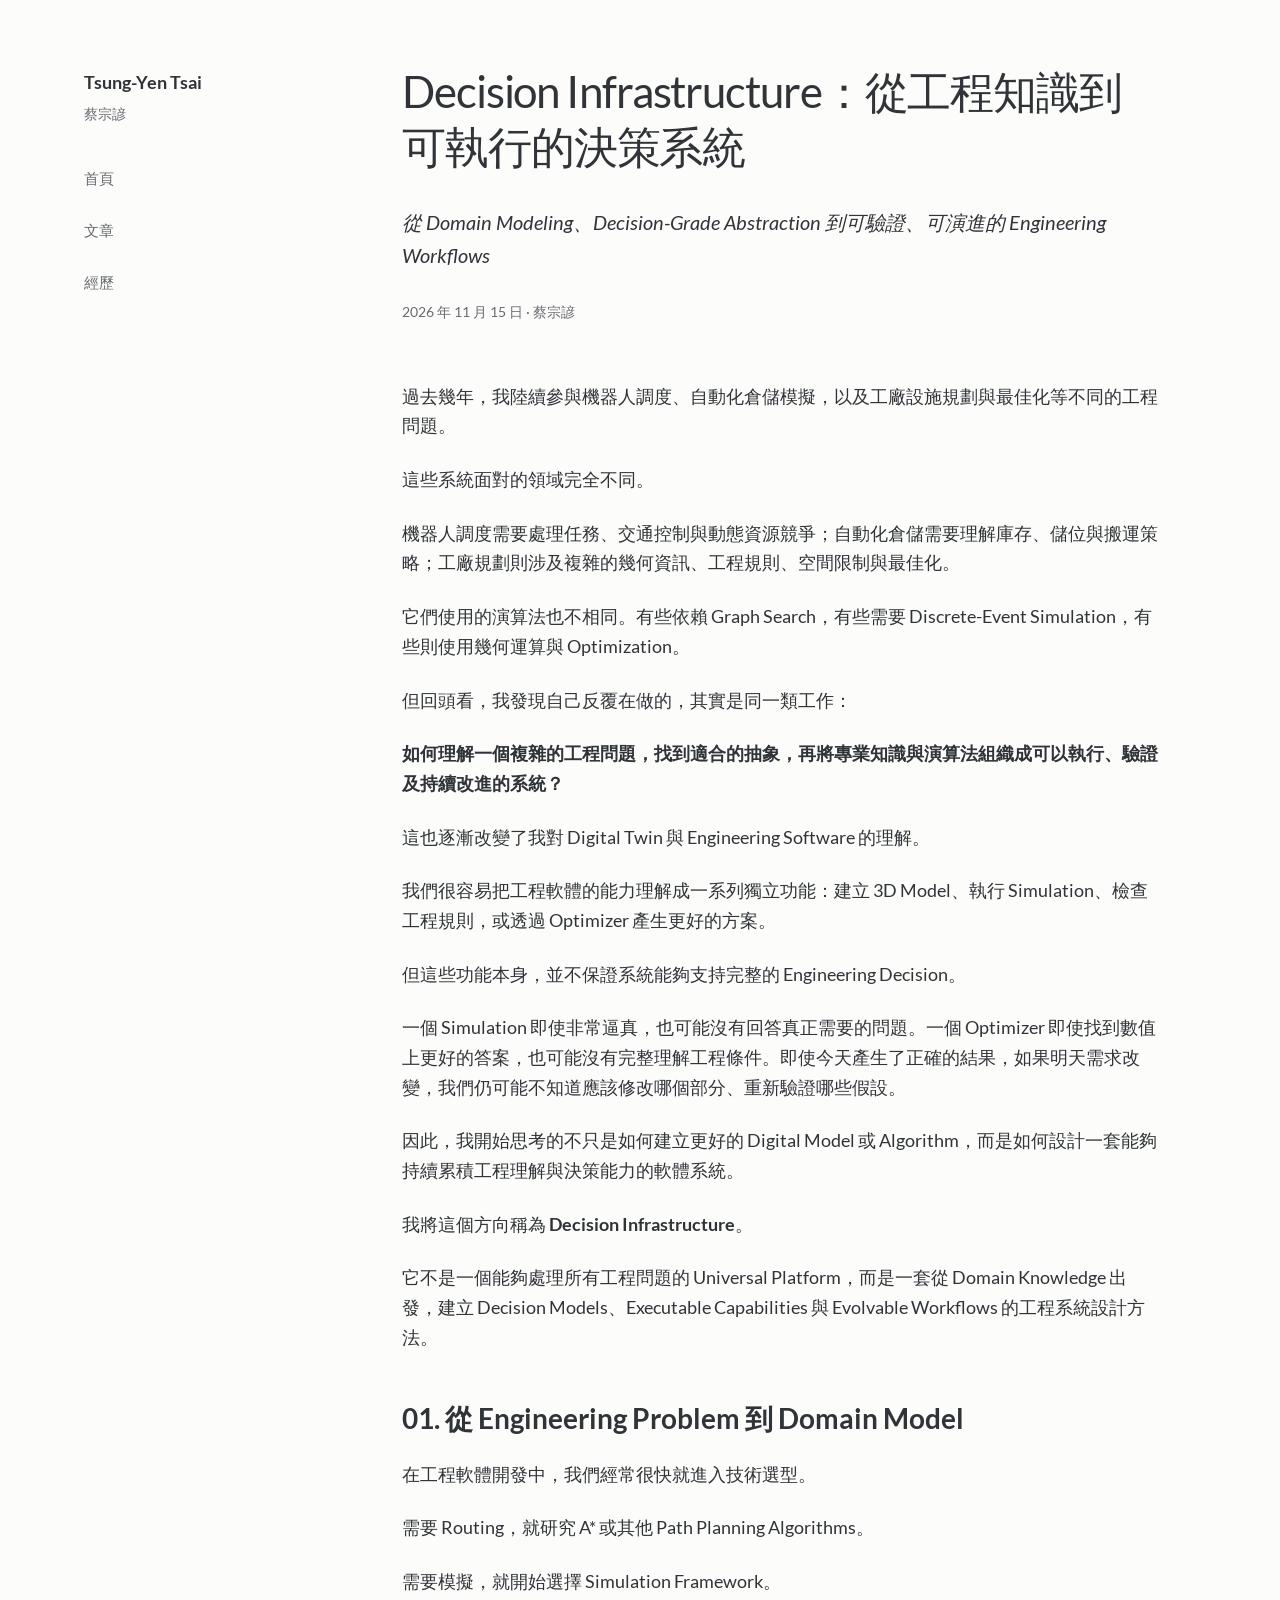
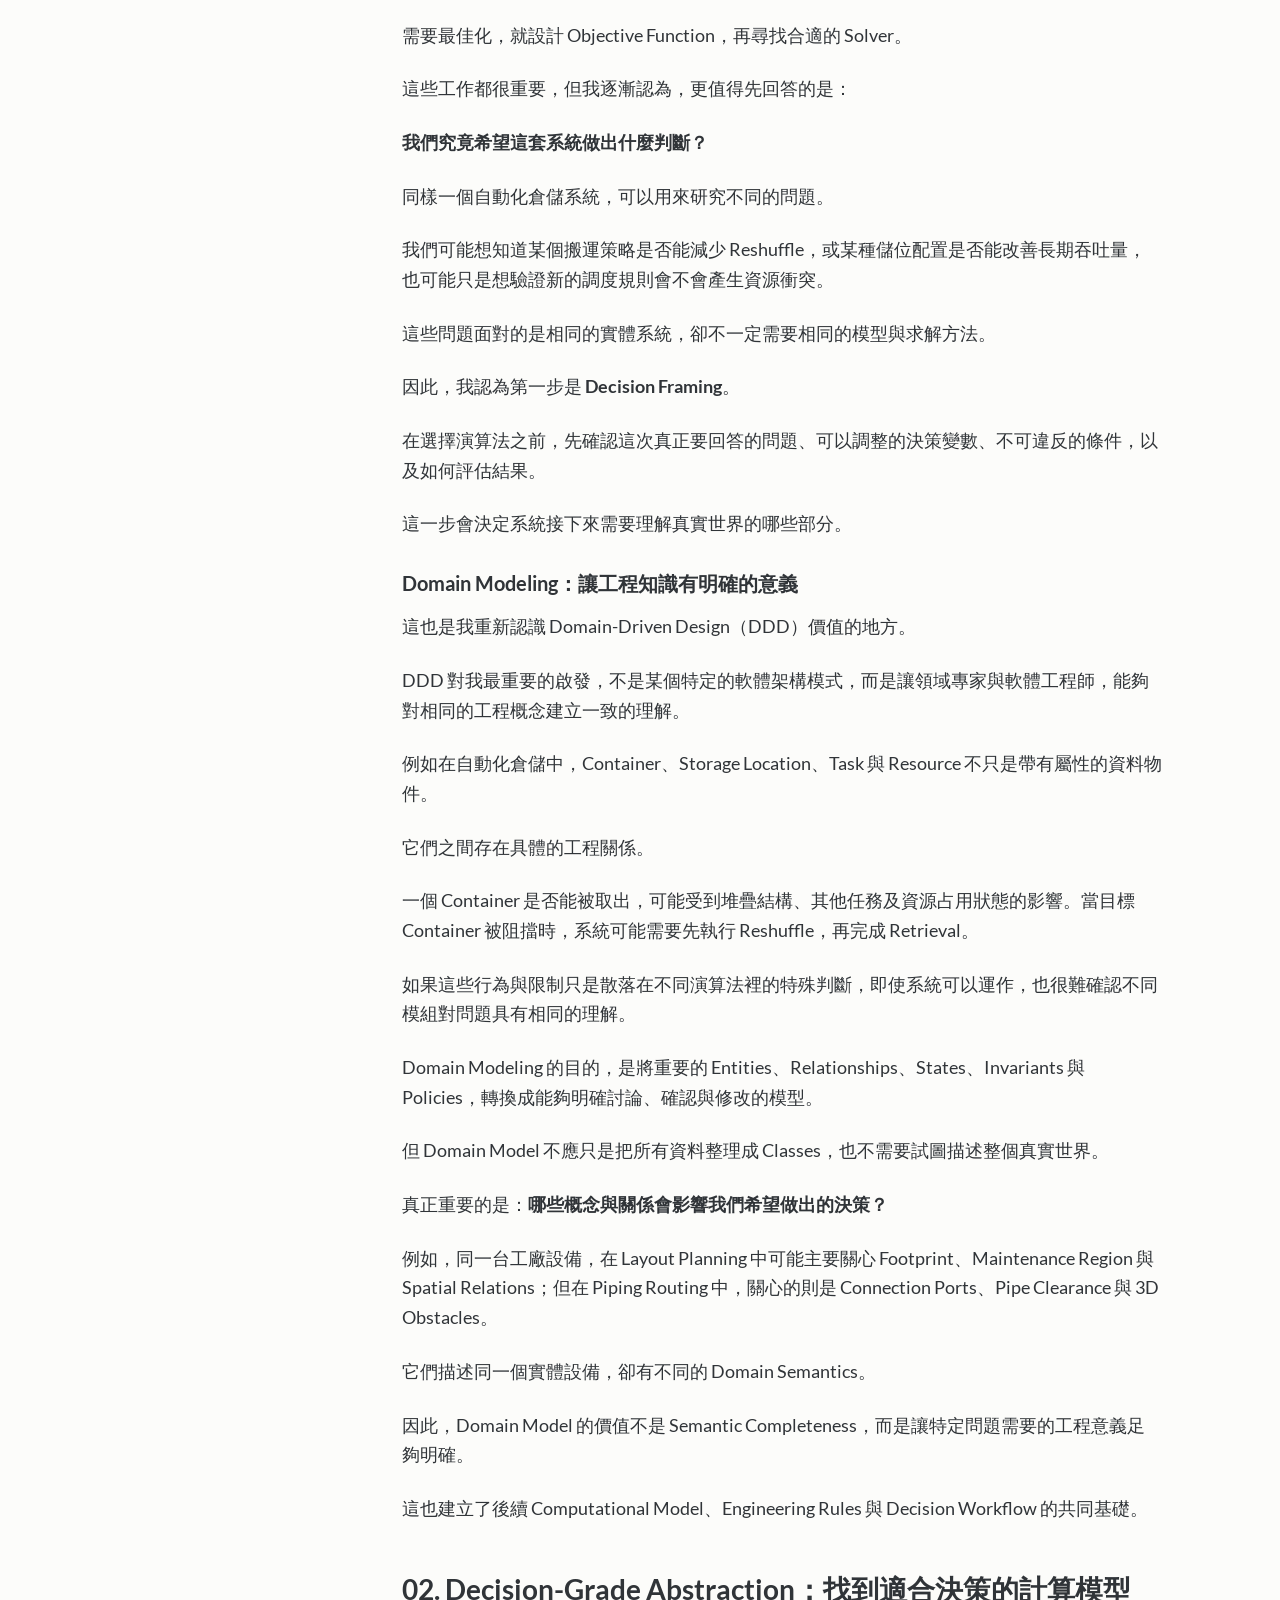
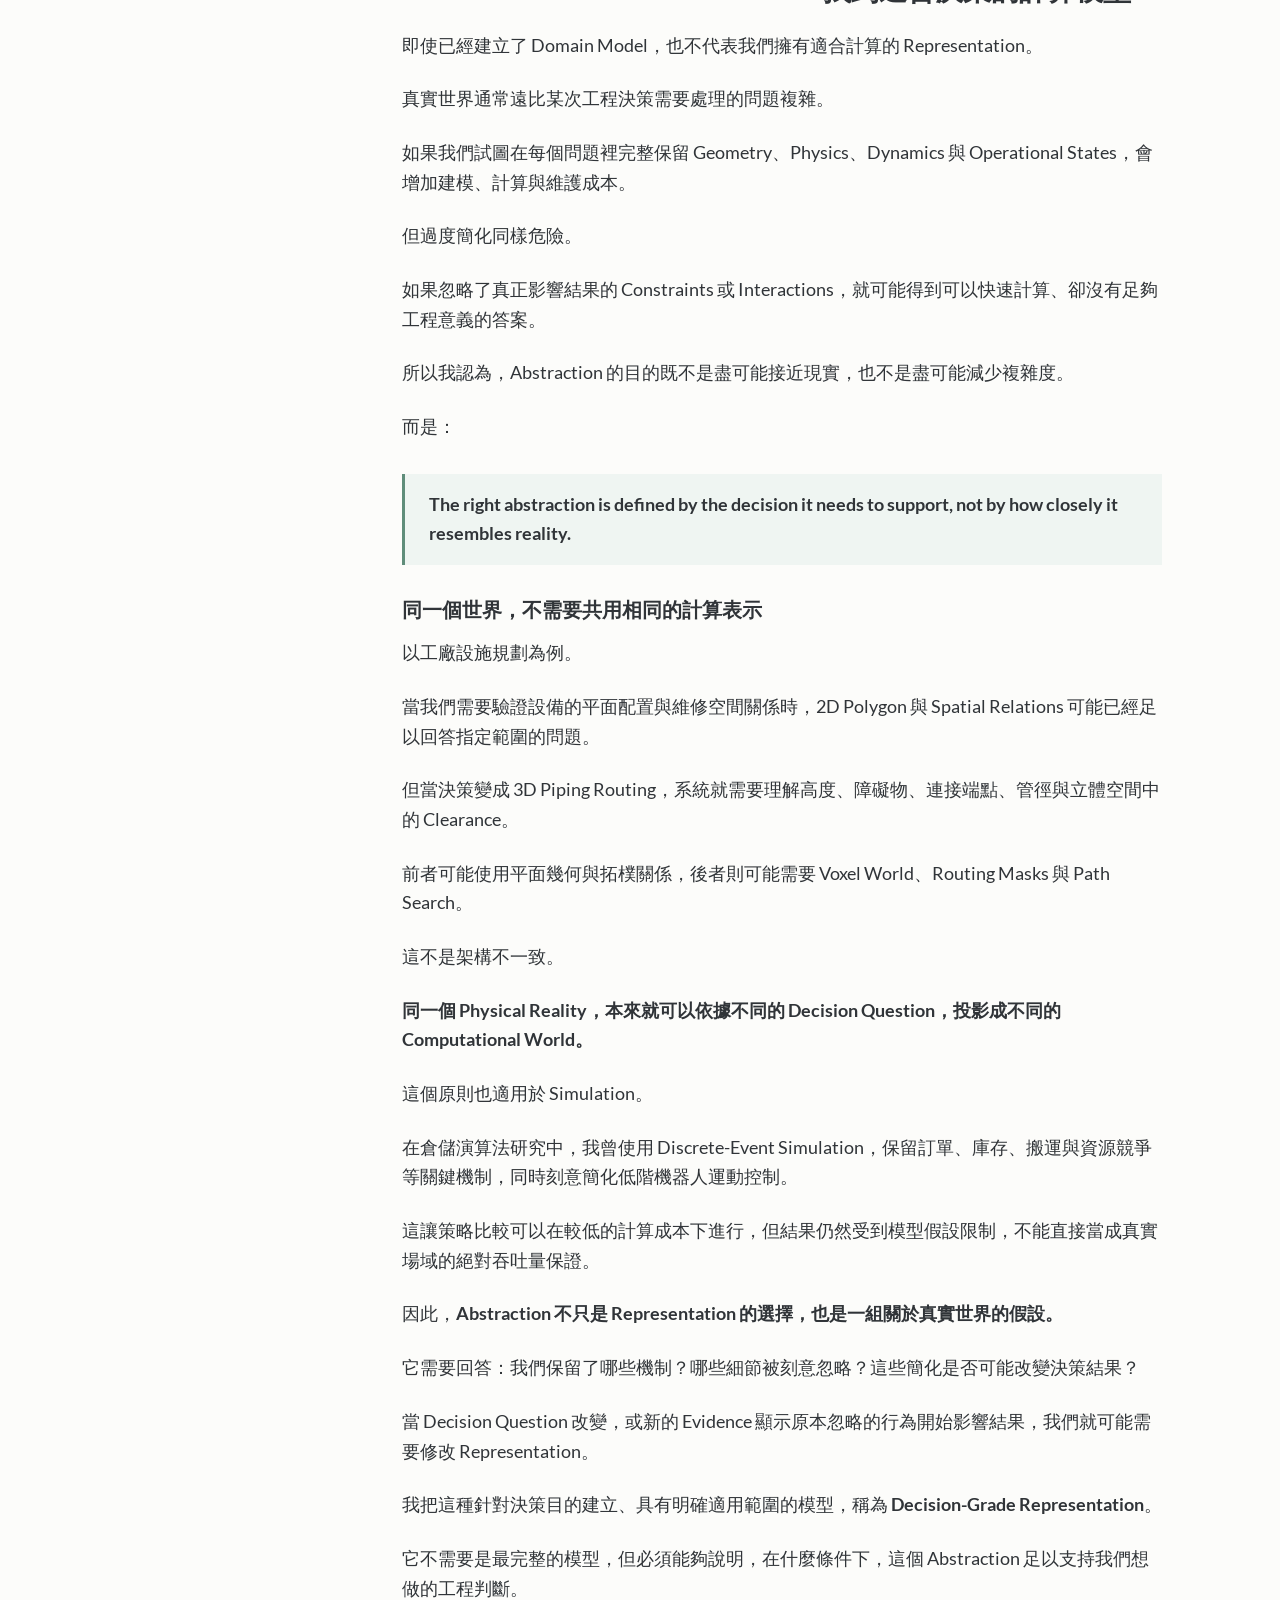
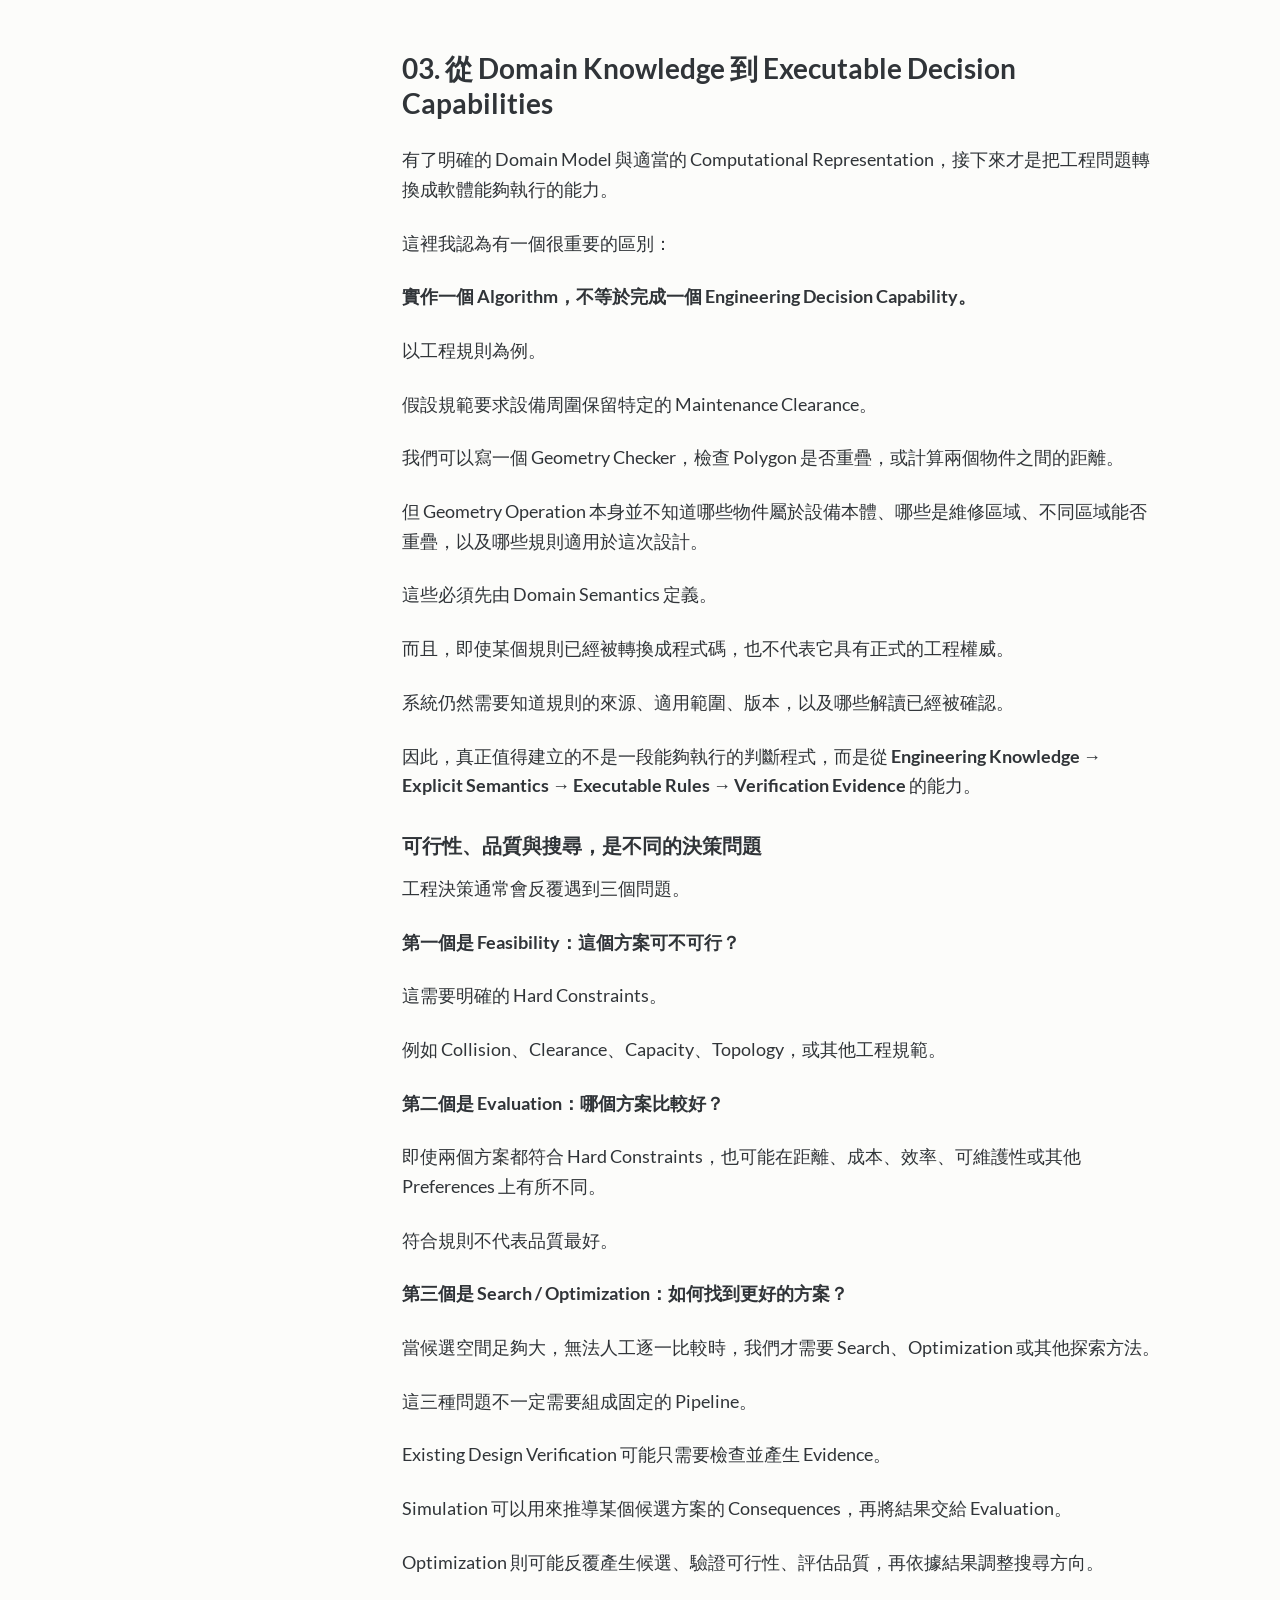
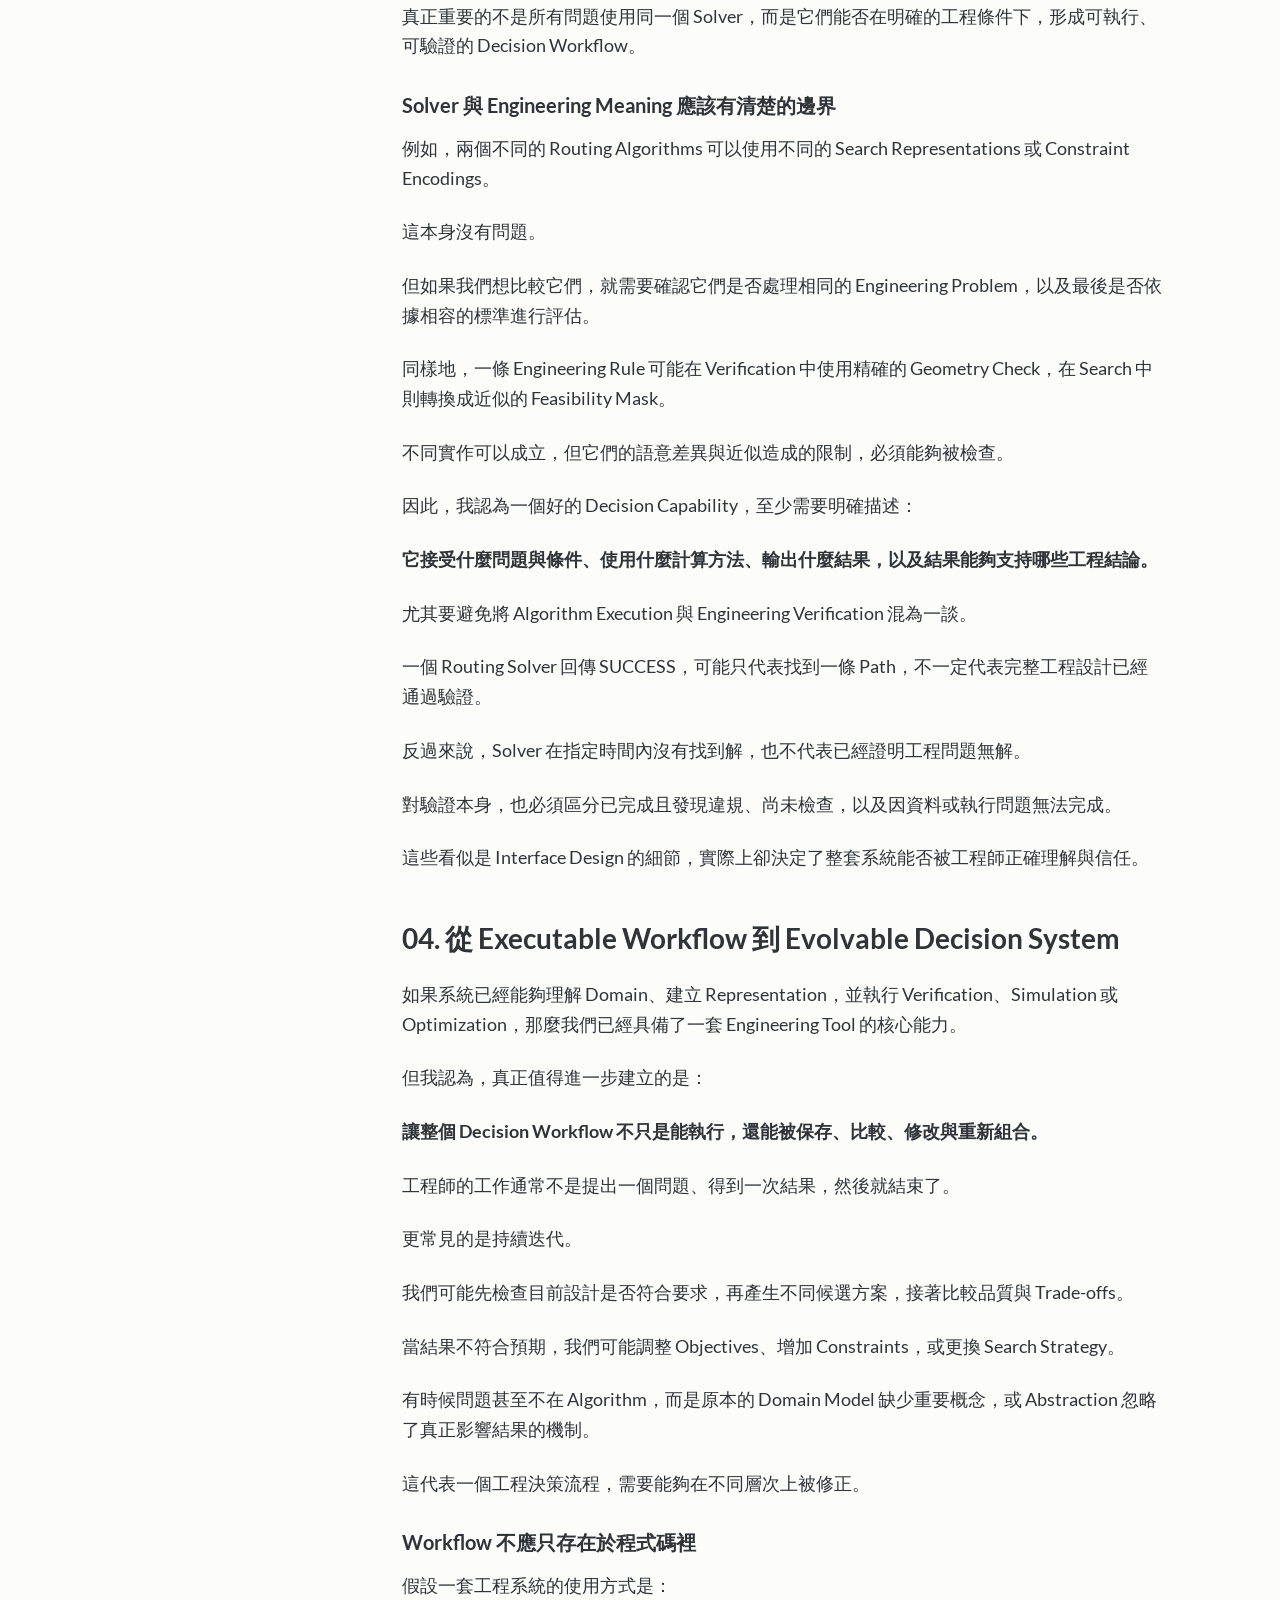
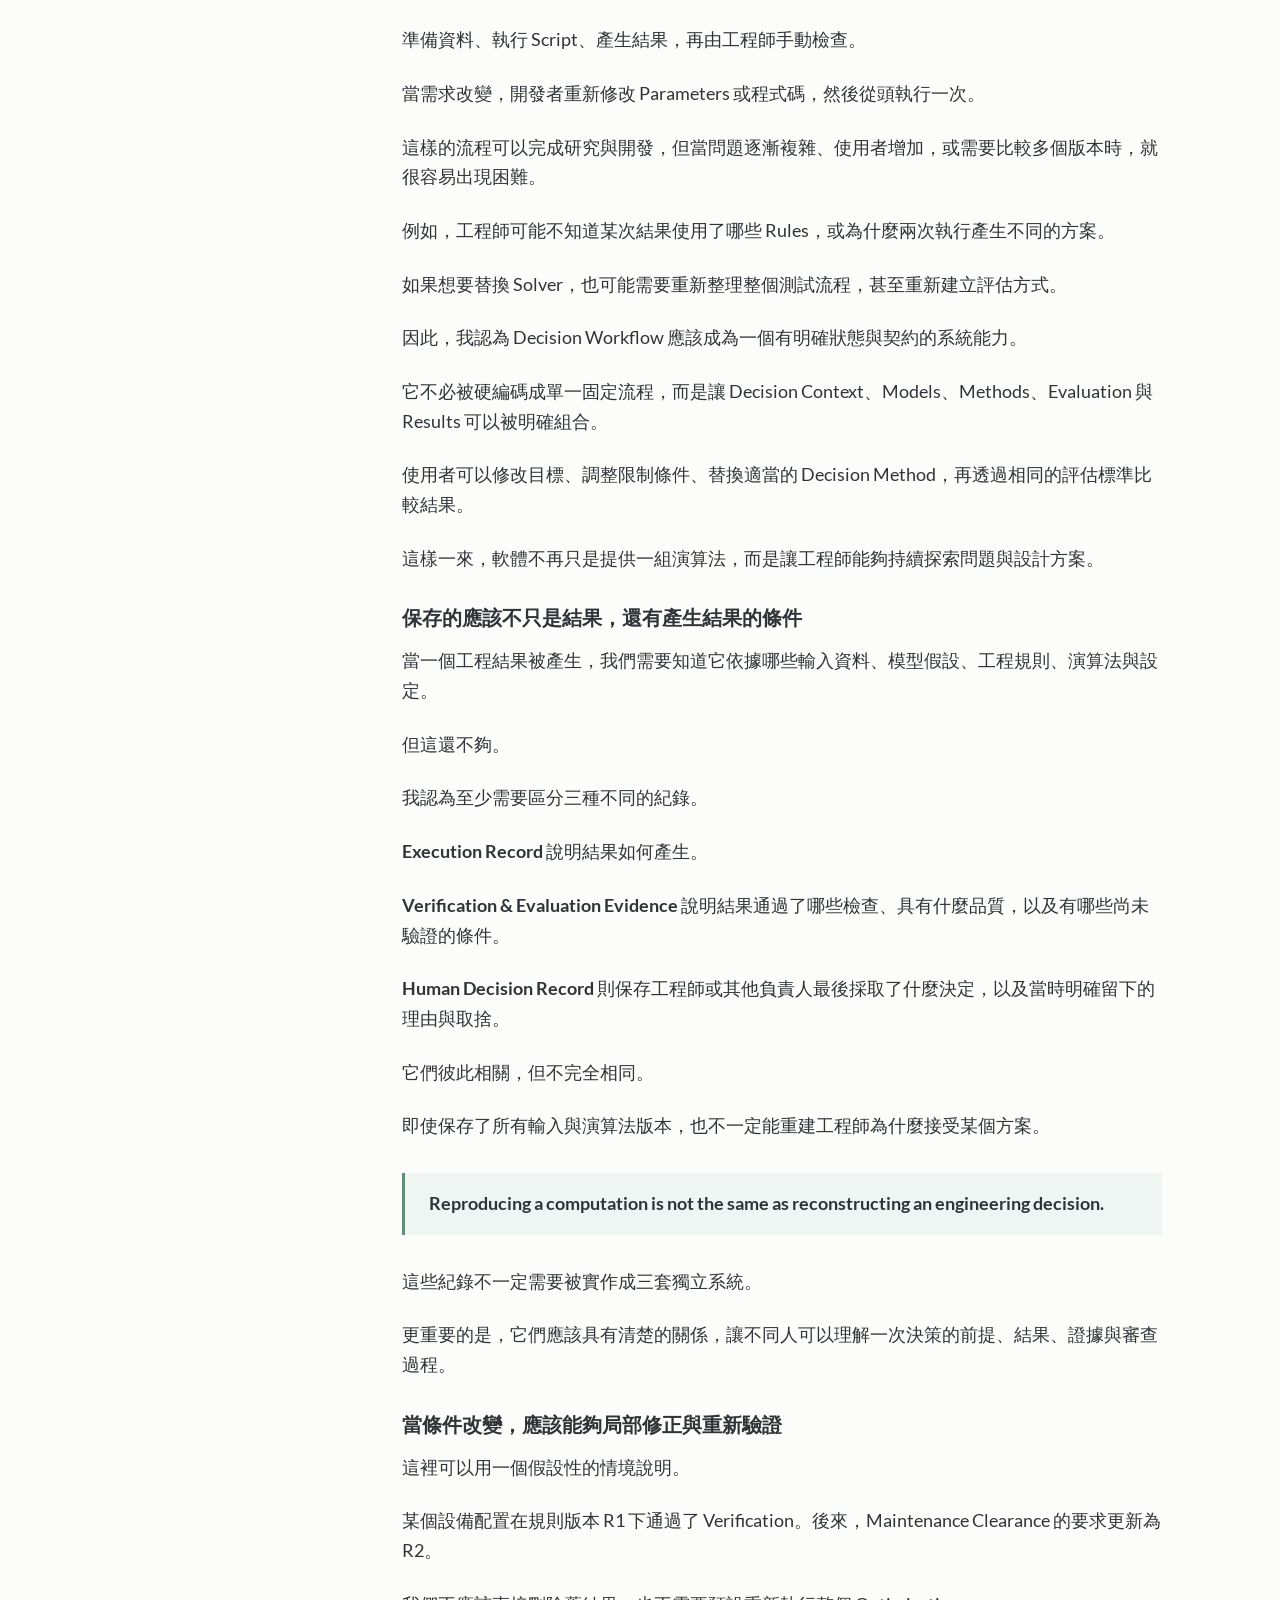
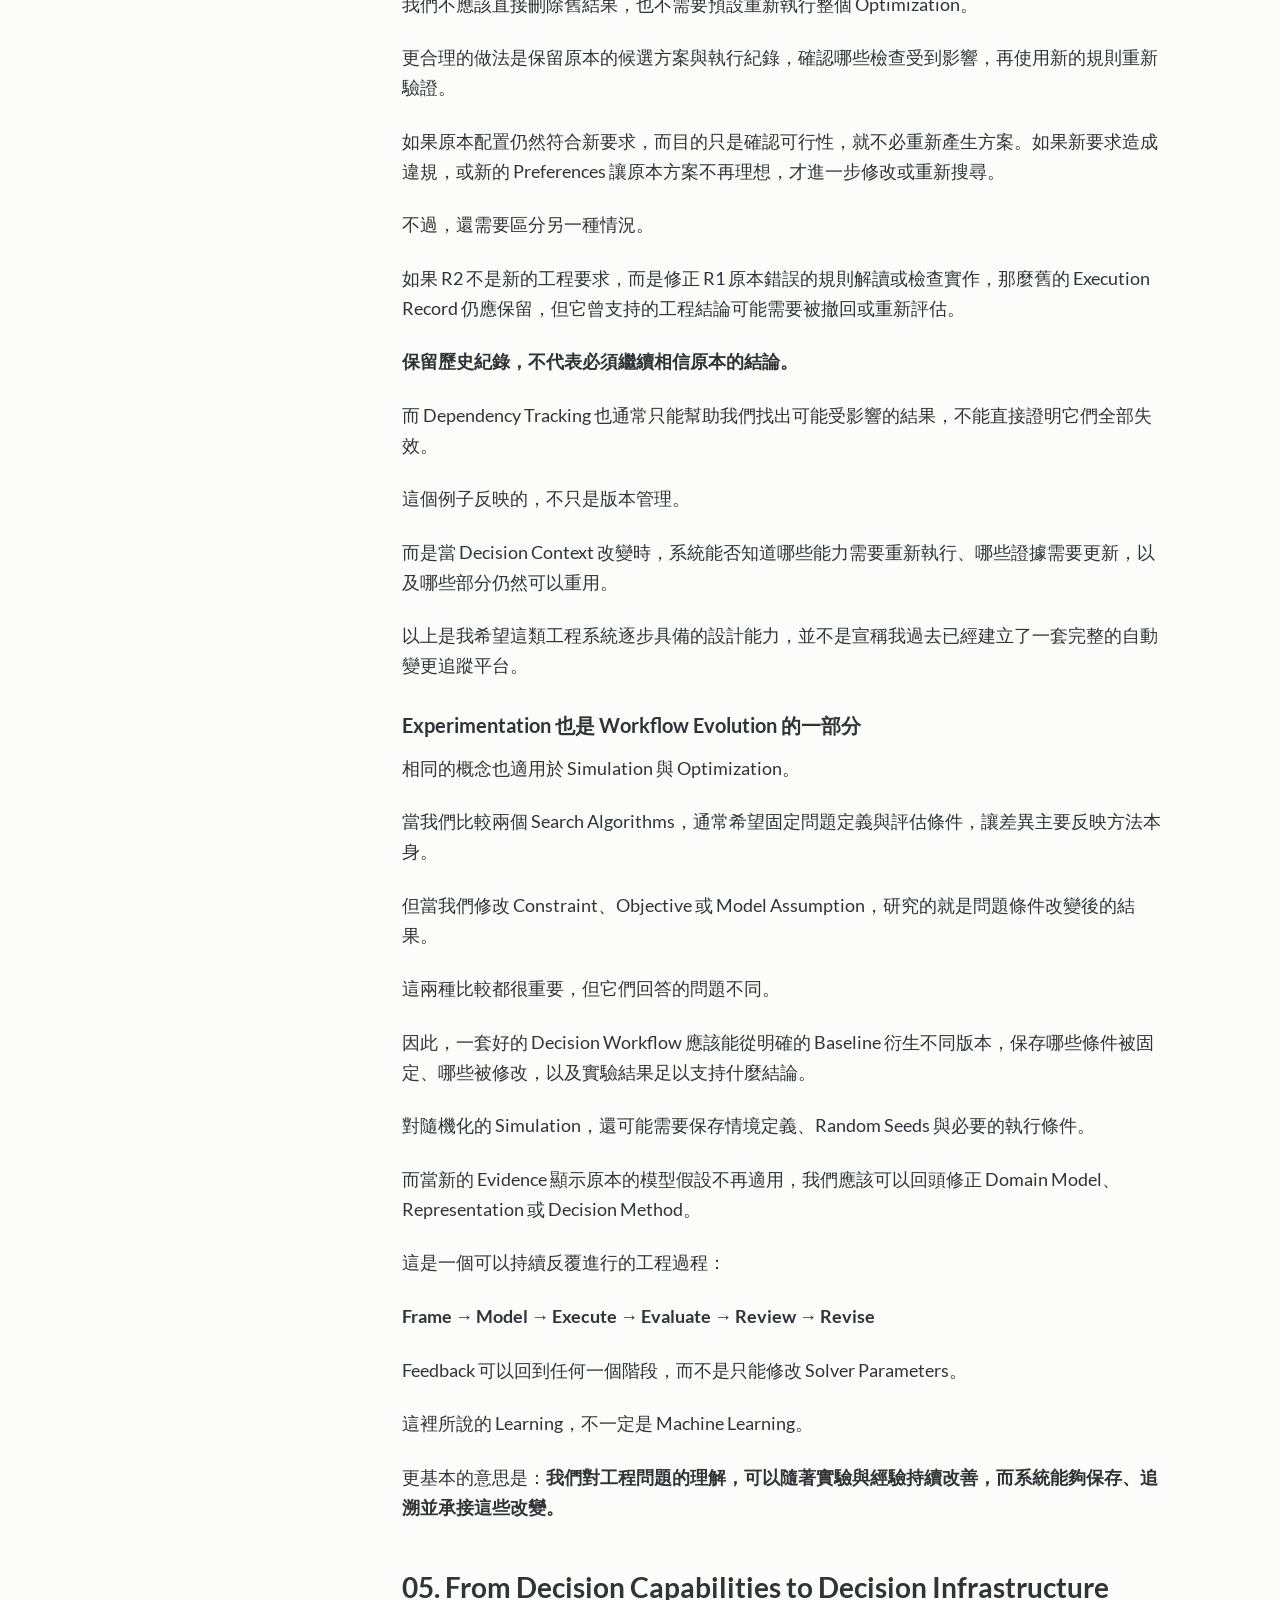
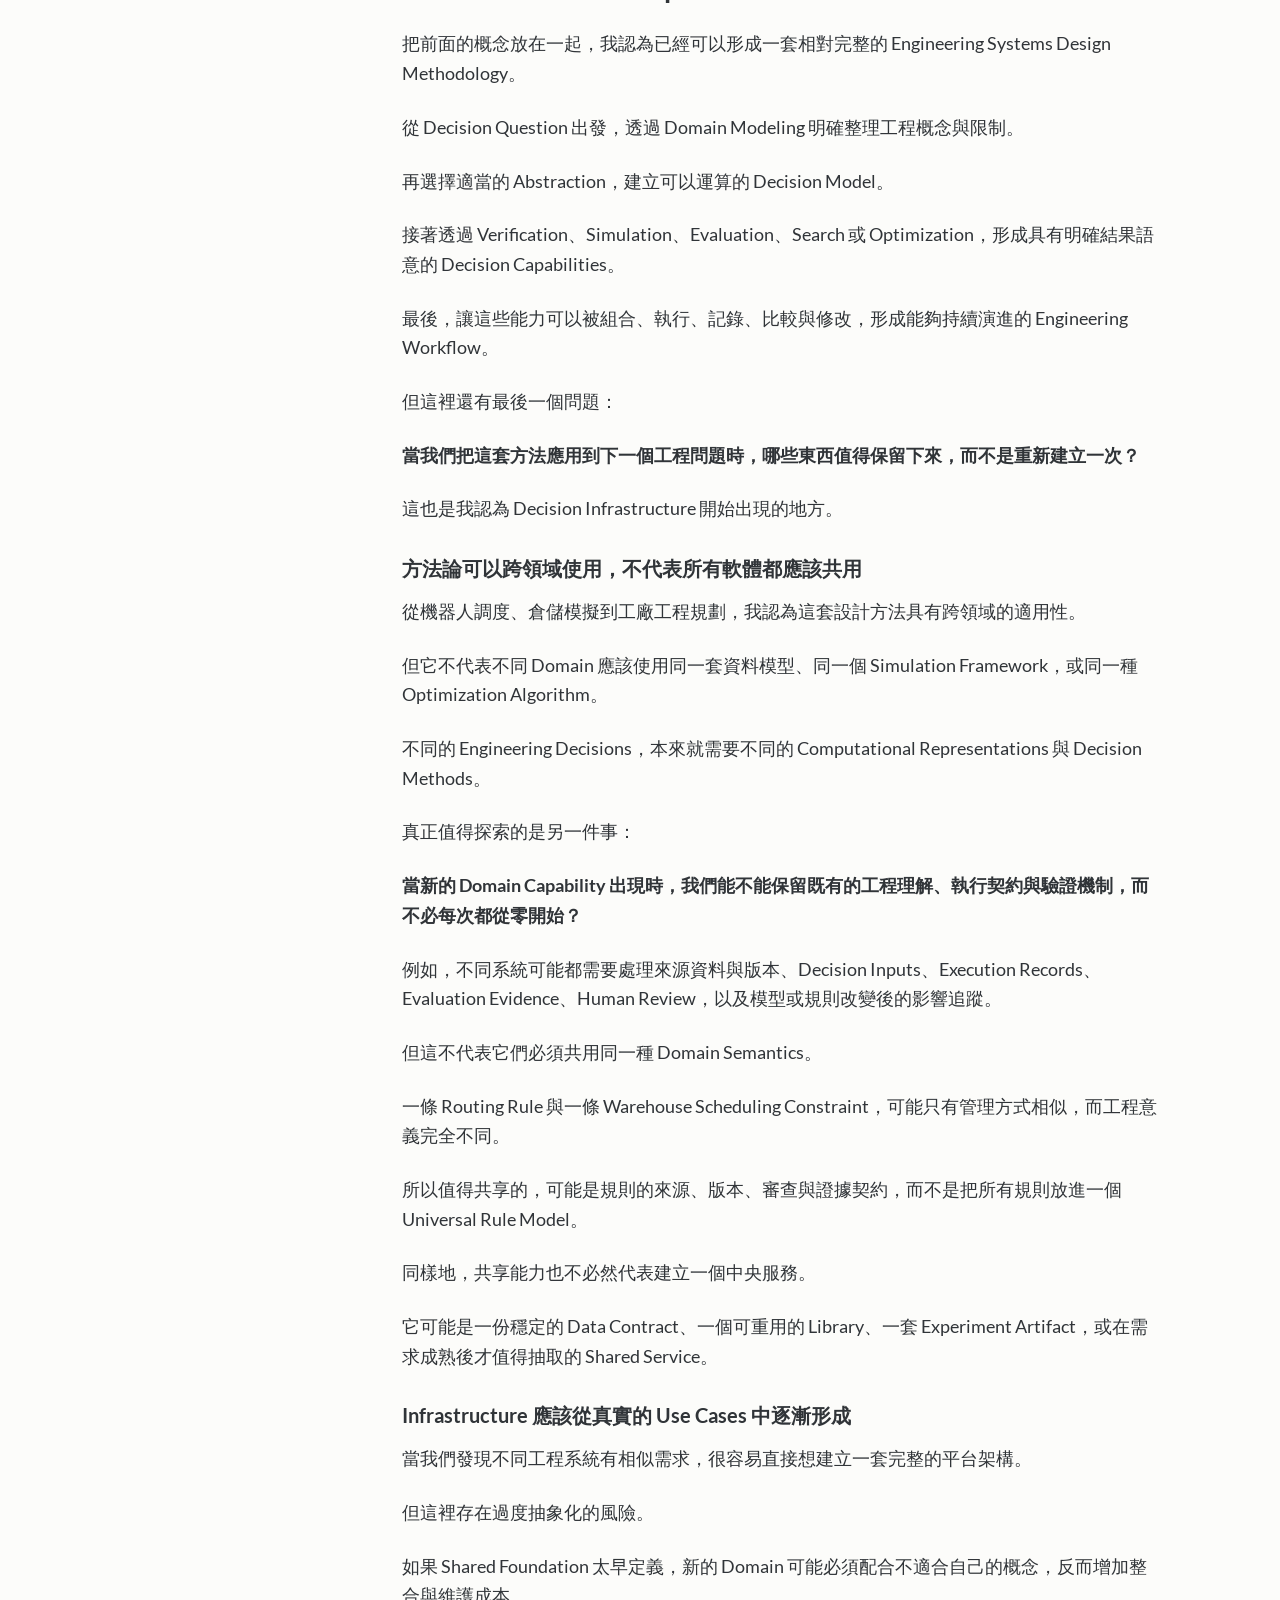
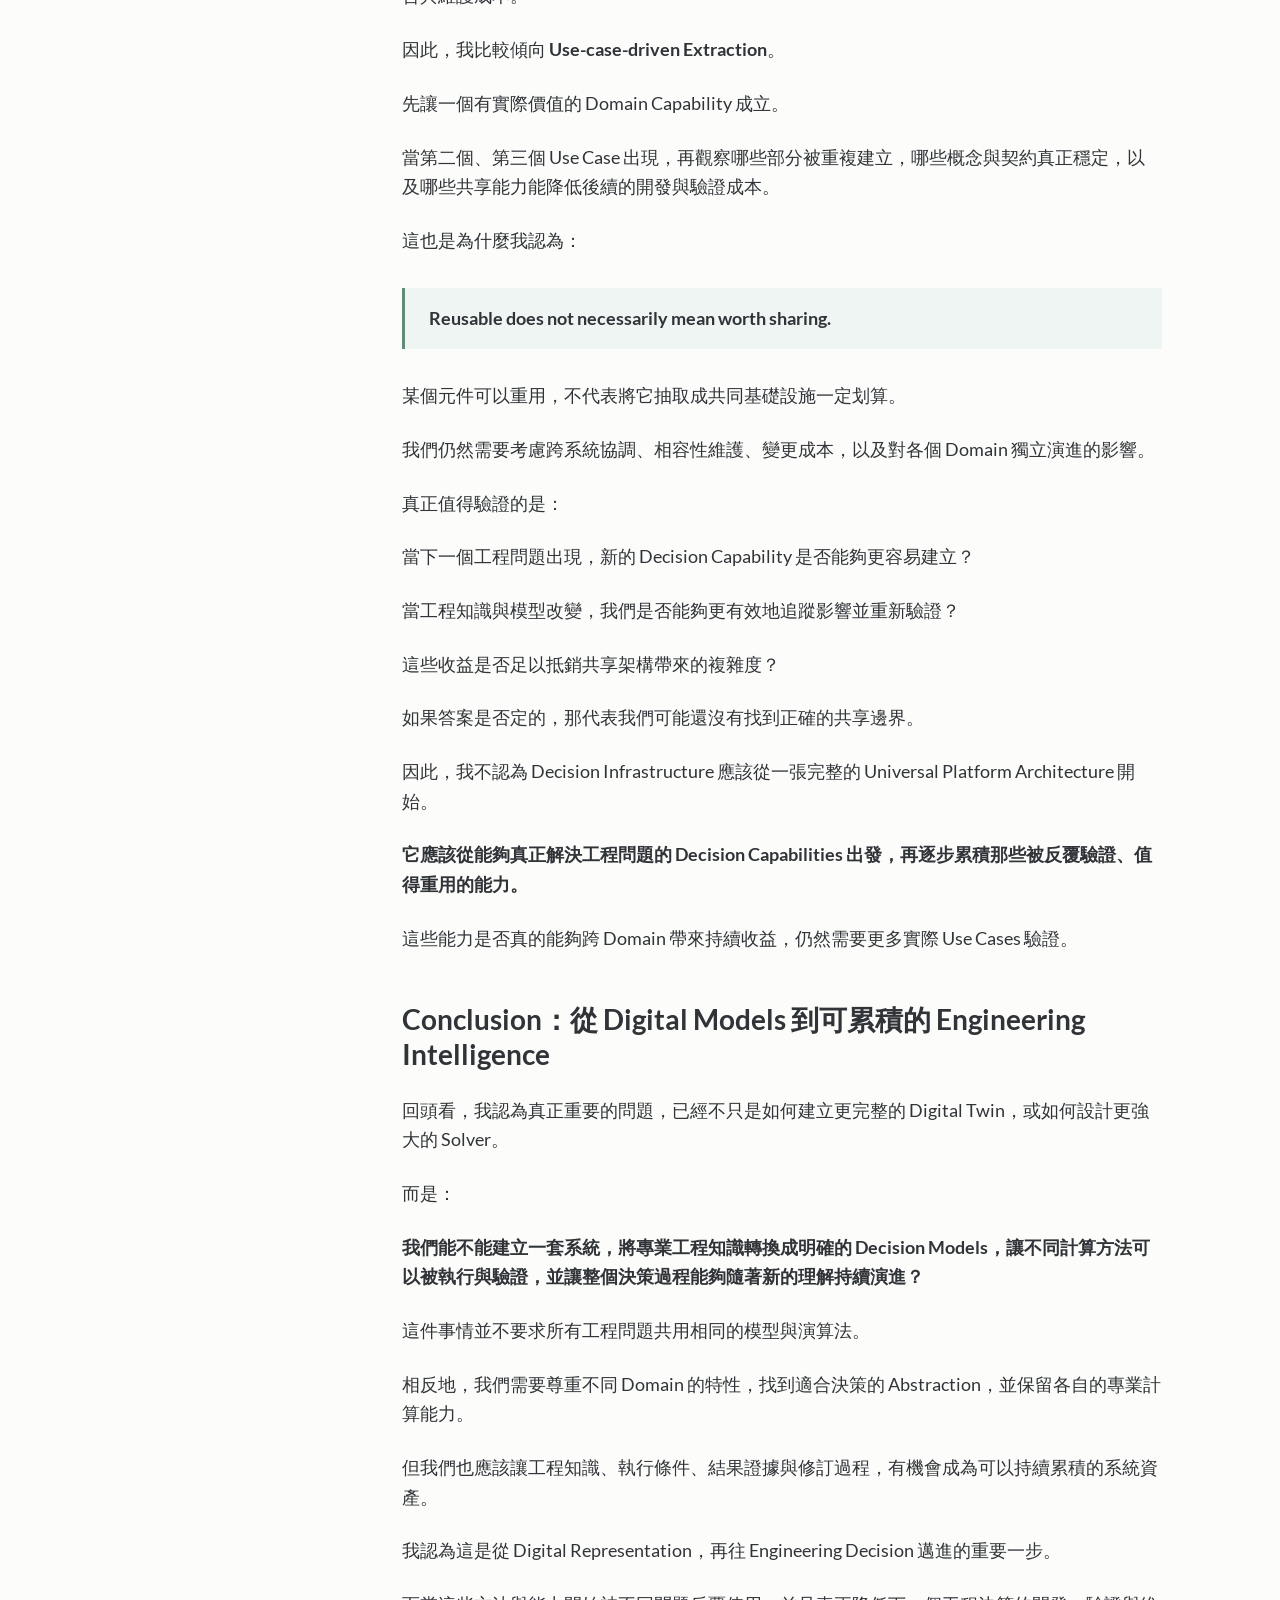
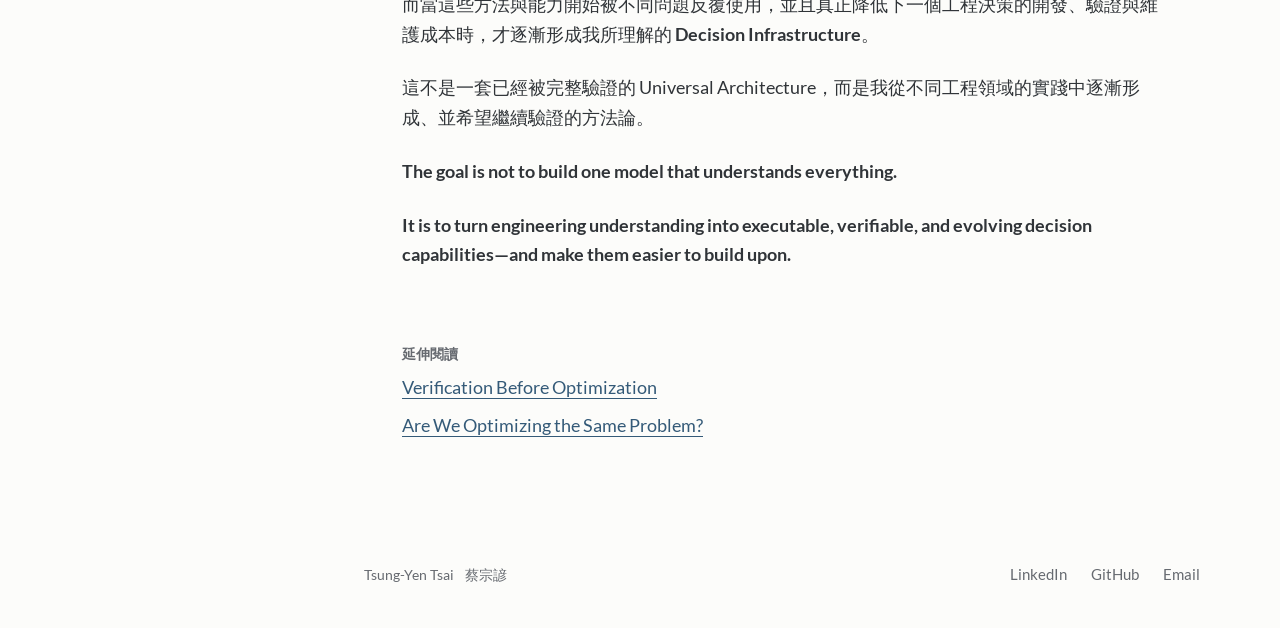
<file: posts/decision-infrastructure.html>
<!doctype html>
<html lang="zh-Hant">
  <head>
    <meta charset="utf-8">
    <title>Decision Infrastructure：從工程知識到可執行的決策系統 | 蔡宗諺 Tsung-Yen Tsai</title>
    <meta name="description" content="從機器人調度、倉儲模擬到工廠工程規劃，討論如何將 Domain Knowledge 轉換成可執行、可驗證、可演進的 Decision Capabilities，並逐步建立 Decision Infrastructure。">
    <link rel="canonical" href="https://tsungyentsai.github.io/posts/decision-infrastructure.html">
    <link rel="stylesheet" href="../stylesheets/styles.css?v=20260916-neutral">
    <meta name="color-scheme" content="light">
    <meta name="theme-color" content="#FCFCFA">
    <meta name="viewport" content="width=device-width, initial-scale=1">
  </head>
  <body class="article-page">
    <a class="skip-link" href="#main-content">跳到文章</a>
    <div class="wrapper">
      <header class="site-header">
        <a class="site-name" href="../index.html" aria-label="蔡宗諺 — 首頁">Tsung-Yen Tsai<span lang="zh-Hant">蔡宗諺</span></a>
        <nav aria-label="主要導覽">
          <ul>
            <li><a href="../index.html">首頁</a></li>
            <li><a href="../index.html#writing">文章</a></li>
            <li><a href="../index.html#career">經歷</a></li>
          </ul>
        </nav>
      </header>
      <main id="main-content" tabindex="-1">
        <h1>Decision Infrastructure：從工程知識到可執行的決策系統</h1>
        <p><em>從 Domain Modeling、Decision-Grade Abstraction 到可驗證、可演進的 Engineering Workflows</em></p>
        <p><small><time datetime="2026-11-15">2026 年 11 月 15 日</time> · 蔡宗諺</small></p>

        <p>過去幾年，我陸續參與機器人調度、自動化倉儲模擬，以及工廠設施規劃與最佳化等不同的工程問題。</p>

        <p>這些系統面對的領域完全不同。</p>

        <p>機器人調度需要處理任務、交通控制與動態資源競爭；自動化倉儲需要理解庫存、儲位與搬運策略；工廠規劃則涉及複雜的幾何資訊、工程規則、空間限制與最佳化。</p>

        <p>它們使用的演算法也不相同。有些依賴 Graph Search，有些需要 Discrete-Event Simulation，有些則使用幾何運算與 Optimization。</p>

        <p>但回頭看，我發現自己反覆在做的，其實是同一類工作：</p>

        <p><strong>如何理解一個複雜的工程問題，找到適合的抽象，再將專業知識與演算法組織成可以執行、驗證及持續改進的系統？</strong></p>

        <p>這也逐漸改變了我對 Digital Twin 與 Engineering Software 的理解。</p>

        <p>我們很容易把工程軟體的能力理解成一系列獨立功能：建立 3D Model、執行 Simulation、檢查工程規則，或透過 Optimizer 產生更好的方案。</p>

        <p>但這些功能本身，並不保證系統能夠支持完整的 Engineering Decision。</p>

        <p>一個 Simulation 即使非常逼真，也可能沒有回答真正需要的問題。一個 Optimizer 即使找到數值上更好的答案，也可能沒有完整理解工程條件。即使今天產生了正確的結果，如果明天需求改變，我們仍可能不知道應該修改哪個部分、重新驗證哪些假設。</p>

        <p>因此，我開始思考的不只是如何建立更好的 Digital Model 或 Algorithm，而是如何設計一套能夠持續累積工程理解與決策能力的軟體系統。</p>

        <p>我將這個方向稱為 <strong>Decision Infrastructure</strong>。</p>

        <p>它不是一個能夠處理所有工程問題的 Universal Platform，而是一套從 Domain Knowledge 出發，建立 Decision Models、Executable Capabilities 與 Evolvable Workflows 的工程系統設計方法。</p>

        <h2>01. 從 Engineering Problem 到 Domain Model</h2>

        <p>在工程軟體開發中，我們經常很快就進入技術選型。</p>

        <p>需要 Routing，就研究 A* 或其他 Path Planning Algorithms。</p>

        <p>需要模擬，就開始選擇 Simulation Framework。</p>

        <p>需要最佳化，就設計 Objective Function，再尋找合適的 Solver。</p>

        <p>這些工作都很重要，但我逐漸認為，更值得先回答的是：</p>

        <p><strong>我們究竟希望這套系統做出什麼判斷？</strong></p>

        <p>同樣一個自動化倉儲系統，可以用來研究不同的問題。</p>

        <p>我們可能想知道某個搬運策略是否能減少 Reshuffle，或某種儲位配置是否能改善長期吞吐量，也可能只是想驗證新的調度規則會不會產生資源衝突。</p>

        <p>這些問題面對的是相同的實體系統，卻不一定需要相同的模型與求解方法。</p>

        <p>因此，我認為第一步是 <strong>Decision Framing</strong>。</p>

        <p>在選擇演算法之前，先確認這次真正要回答的問題、可以調整的決策變數、不可違反的條件，以及如何評估結果。</p>

        <p>這一步會決定系統接下來需要理解真實世界的哪些部分。</p>

        <h3>Domain Modeling：讓工程知識有明確的意義</h3>

        <p>這也是我重新認識 Domain-Driven Design（DDD）價值的地方。</p>

        <p>DDD 對我最重要的啟發，不是某個特定的軟體架構模式，而是讓領域專家與軟體工程師，能夠對相同的工程概念建立一致的理解。</p>

        <p>例如在自動化倉儲中，Container、Storage Location、Task 與 Resource 不只是帶有屬性的資料物件。</p>

        <p>它們之間存在具體的工程關係。</p>

        <p>一個 Container 是否能被取出，可能受到堆疊結構、其他任務及資源占用狀態的影響。當目標 Container 被阻擋時，系統可能需要先執行 Reshuffle，再完成 Retrieval。</p>

        <p>如果這些行為與限制只是散落在不同演算法裡的特殊判斷，即使系統可以運作，也很難確認不同模組對問題具有相同的理解。</p>

        <p>Domain Modeling 的目的，是將重要的 Entities、Relationships、States、Invariants 與 Policies，轉換成能夠明確討論、確認與修改的模型。</p>

        <p>但 Domain Model 不應只是把所有資料整理成 Classes，也不需要試圖描述整個真實世界。</p>

        <p>真正重要的是：<strong>哪些概念與關係會影響我們希望做出的決策？</strong></p>

        <p>例如，同一台工廠設備，在 Layout Planning 中可能主要關心 Footprint、Maintenance Region 與 Spatial Relations；但在 Piping Routing 中，關心的則是 Connection Ports、Pipe Clearance 與 3D Obstacles。</p>

        <p>它們描述同一個實體設備，卻有不同的 Domain Semantics。</p>

        <p>因此，Domain Model 的價值不是 Semantic Completeness，而是讓特定問題需要的工程意義足夠明確。</p>

        <p>這也建立了後續 Computational Model、Engineering Rules 與 Decision Workflow 的共同基礎。</p>

        <h2>02. Decision-Grade Abstraction：找到適合決策的計算模型</h2>

        <p>即使已經建立了 Domain Model，也不代表我們擁有適合計算的 Representation。</p>

        <p>真實世界通常遠比某次工程決策需要處理的問題複雜。</p>

        <p>如果我們試圖在每個問題裡完整保留 Geometry、Physics、Dynamics 與 Operational States，會增加建模、計算與維護成本。</p>

        <p>但過度簡化同樣危險。</p>

        <p>如果忽略了真正影響結果的 Constraints 或 Interactions，就可能得到可以快速計算、卻沒有足夠工程意義的答案。</p>

        <p>所以我認為，Abstraction 的目的既不是盡可能接近現實，也不是盡可能減少複雜度。</p>

        <p>而是：</p>

        <blockquote><p><strong>The right abstraction is defined by the decision it needs to support, not by how closely it resembles reality.</strong></p></blockquote>

        <h3>同一個世界，不需要共用相同的計算表示</h3>

        <p>以工廠設施規劃為例。</p>

        <p>當我們需要驗證設備的平面配置與維修空間關係時，2D Polygon 與 Spatial Relations 可能已經足以回答指定範圍的問題。</p>

        <p>但當決策變成 3D Piping Routing，系統就需要理解高度、障礙物、連接端點、管徑與立體空間中的 Clearance。</p>

        <p>前者可能使用平面幾何與拓樸關係，後者則可能需要 Voxel World、Routing Masks 與 Path Search。</p>

        <p>這不是架構不一致。</p>

        <p><strong>同一個 Physical Reality，本來就可以依據不同的 Decision Question，投影成不同的 Computational World。</strong></p>

        <p>這個原則也適用於 Simulation。</p>

        <p>在倉儲演算法研究中，我曾使用 Discrete-Event Simulation，保留訂單、庫存、搬運與資源競爭等關鍵機制，同時刻意簡化低階機器人運動控制。</p>

        <p>這讓策略比較可以在較低的計算成本下進行，但結果仍然受到模型假設限制，不能直接當成真實場域的絕對吞吐量保證。</p>

        <p>因此，<strong>Abstraction 不只是 Representation 的選擇，也是一組關於真實世界的假設。</strong></p>

        <p>它需要回答：我們保留了哪些機制？哪些細節被刻意忽略？這些簡化是否可能改變決策結果？</p>

        <p>當 Decision Question 改變，或新的 Evidence 顯示原本忽略的行為開始影響結果，我們就可能需要修改 Representation。</p>

        <p>我把這種針對決策目的建立、具有明確適用範圍的模型，稱為 <strong>Decision-Grade Representation</strong>。</p>

        <p>它不需要是最完整的模型，但必須能夠說明，在什麼條件下，這個 Abstraction 足以支持我們想做的工程判斷。</p>

        <h2>03. 從 Domain Knowledge 到 Executable Decision Capabilities</h2>

        <p>有了明確的 Domain Model 與適當的 Computational Representation，接下來才是把工程問題轉換成軟體能夠執行的能力。</p>

        <p>這裡我認為有一個很重要的區別：</p>

        <p><strong>實作一個 Algorithm，不等於完成一個 Engineering Decision Capability。</strong></p>

        <p>以工程規則為例。</p>

        <p>假設規範要求設備周圍保留特定的 Maintenance Clearance。</p>

        <p>我們可以寫一個 Geometry Checker，檢查 Polygon 是否重疊，或計算兩個物件之間的距離。</p>

        <p>但 Geometry Operation 本身並不知道哪些物件屬於設備本體、哪些是維修區域、不同區域能否重疊，以及哪些規則適用於這次設計。</p>

        <p>這些必須先由 Domain Semantics 定義。</p>

        <p>而且，即使某個規則已經被轉換成程式碼，也不代表它具有正式的工程權威。</p>

        <p>系統仍然需要知道規則的來源、適用範圍、版本，以及哪些解讀已經被確認。</p>

        <p>因此，真正值得建立的不是一段能夠執行的判斷程式，而是從 <strong>Engineering Knowledge → Explicit Semantics → Executable Rules → Verification Evidence</strong> 的能力。</p>

        <h3>可行性、品質與搜尋，是不同的決策問題</h3>

        <p>工程決策通常會反覆遇到三個問題。</p>

        <p><strong>第一個是 Feasibility：這個方案可不可行？</strong></p>

        <p>這需要明確的 Hard Constraints。</p>

        <p>例如 Collision、Clearance、Capacity、Topology，或其他工程規範。</p>

        <p><strong>第二個是 Evaluation：哪個方案比較好？</strong></p>

        <p>即使兩個方案都符合 Hard Constraints，也可能在距離、成本、效率、可維護性或其他 Preferences 上有所不同。</p>

        <p>符合規則不代表品質最好。</p>

        <p><strong>第三個是 Search / Optimization：如何找到更好的方案？</strong></p>

        <p>當候選空間足夠大，無法人工逐一比較時，我們才需要 Search、Optimization 或其他探索方法。</p>

        <p>這三種問題不一定需要組成固定的 Pipeline。</p>

        <p>Existing Design Verification 可能只需要檢查並產生 Evidence。</p>

        <p>Simulation 可以用來推導某個候選方案的 Consequences，再將結果交給 Evaluation。</p>

        <p>Optimization 則可能反覆產生候選、驗證可行性、評估品質，再依據結果調整搜尋方向。</p>

        <p>真正重要的不是所有問題使用同一個 Solver，而是它們能否在明確的工程條件下，形成可執行、可驗證的 Decision Workflow。</p>

        <h3>Solver 與 Engineering Meaning 應該有清楚的邊界</h3>

        <p>例如，兩個不同的 Routing Algorithms 可以使用不同的 Search Representations 或 Constraint Encodings。</p>

        <p>這本身沒有問題。</p>

        <p>但如果我們想比較它們，就需要確認它們是否處理相同的 Engineering Problem，以及最後是否依據相容的標準進行評估。</p>

        <p>同樣地，一條 Engineering Rule 可能在 Verification 中使用精確的 Geometry Check，在 Search 中則轉換成近似的 Feasibility Mask。</p>

        <p>不同實作可以成立，但它們的語意差異與近似造成的限制，必須能夠被檢查。</p>

        <p>因此，我認為一個好的 Decision Capability，至少需要明確描述：</p>

        <p><strong>它接受什麼問題與條件、使用什麼計算方法、輸出什麼結果，以及結果能夠支持哪些工程結論。</strong></p>

        <p>尤其要避免將 Algorithm Execution 與 Engineering Verification 混為一談。</p>

        <p>一個 Routing Solver 回傳 SUCCESS，可能只代表找到一條 Path，不一定代表完整工程設計已經通過驗證。</p>

        <p>反過來說，Solver 在指定時間內沒有找到解，也不代表已經證明工程問題無解。</p>

        <p>對驗證本身，也必須區分已完成且發現違規、尚未檢查，以及因資料或執行問題無法完成。</p>

        <p>這些看似是 Interface Design 的細節，實際上卻決定了整套系統能否被工程師正確理解與信任。</p>

        <h2>04. 從 Executable Workflow 到 Evolvable Decision System</h2>

        <p>如果系統已經能夠理解 Domain、建立 Representation，並執行 Verification、Simulation 或 Optimization，那麼我們已經具備了一套 Engineering Tool 的核心能力。</p>

        <p>但我認為，真正值得進一步建立的是：</p>

        <p><strong>讓整個 Decision Workflow 不只是能執行，還能被保存、比較、修改與重新組合。</strong></p>

        <p>工程師的工作通常不是提出一個問題、得到一次結果，然後就結束了。</p>

        <p>更常見的是持續迭代。</p>

        <p>我們可能先檢查目前設計是否符合要求，再產生不同候選方案，接著比較品質與 Trade-offs。</p>

        <p>當結果不符合預期，我們可能調整 Objectives、增加 Constraints，或更換 Search Strategy。</p>

        <p>有時候問題甚至不在 Algorithm，而是原本的 Domain Model 缺少重要概念，或 Abstraction 忽略了真正影響結果的機制。</p>

        <p>這代表一個工程決策流程，需要能夠在不同層次上被修正。</p>

        <h3>Workflow 不應只存在於程式碼裡</h3>

        <p>假設一套工程系統的使用方式是：</p>

        <p>準備資料、執行 Script、產生結果，再由工程師手動檢查。</p>

        <p>當需求改變，開發者重新修改 Parameters 或程式碼，然後從頭執行一次。</p>

        <p>這樣的流程可以完成研究與開發，但當問題逐漸複雜、使用者增加，或需要比較多個版本時，就很容易出現困難。</p>

        <p>例如，工程師可能不知道某次結果使用了哪些 Rules，或為什麼兩次執行產生不同的方案。</p>

        <p>如果想要替換 Solver，也可能需要重新整理整個測試流程，甚至重新建立評估方式。</p>

        <p>因此，我認為 Decision Workflow 應該成為一個有明確狀態與契約的系統能力。</p>

        <p>它不必被硬編碼成單一固定流程，而是讓 Decision Context、Models、Methods、Evaluation 與 Results 可以被明確組合。</p>

        <p>使用者可以修改目標、調整限制條件、替換適當的 Decision Method，再透過相同的評估標準比較結果。</p>

        <p>這樣一來，軟體不再只是提供一組演算法，而是讓工程師能夠持續探索問題與設計方案。</p>

        <h3>保存的應該不只是結果，還有產生結果的條件</h3>

        <p>當一個工程結果被產生，我們需要知道它依據哪些輸入資料、模型假設、工程規則、演算法與設定。</p>

        <p>但這還不夠。</p>

        <p>我認為至少需要區分三種不同的紀錄。</p>

        <p><strong>Execution Record</strong> 說明結果如何產生。</p>

        <p><strong>Verification &amp; Evaluation Evidence</strong> 說明結果通過了哪些檢查、具有什麼品質，以及有哪些尚未驗證的條件。</p>

        <p><strong>Human Decision Record</strong> 則保存工程師或其他負責人最後採取了什麼決定，以及當時明確留下的理由與取捨。</p>

        <p>它們彼此相關，但不完全相同。</p>

        <p>即使保存了所有輸入與演算法版本，也不一定能重建工程師為什麼接受某個方案。</p>

        <blockquote><p><strong>Reproducing a computation is not the same as reconstructing an engineering decision.</strong></p></blockquote>

        <p>這些紀錄不一定需要被實作成三套獨立系統。</p>

        <p>更重要的是，它們應該具有清楚的關係，讓不同人可以理解一次決策的前提、結果、證據與審查過程。</p>

        <h3>當條件改變，應該能夠局部修正與重新驗證</h3>

        <p>這裡可以用一個假設性的情境說明。</p>

        <p>某個設備配置在規則版本 R1 下通過了 Verification。後來，Maintenance Clearance 的要求更新為 R2。</p>

        <p>我們不應該直接刪除舊結果，也不需要預設重新執行整個 Optimization。</p>

        <p>更合理的做法是保留原本的候選方案與執行紀錄，確認哪些檢查受到影響，再使用新的規則重新驗證。</p>

        <p>如果原本配置仍然符合新要求，而目的只是確認可行性，就不必重新產生方案。如果新要求造成違規，或新的 Preferences 讓原本方案不再理想，才進一步修改或重新搜尋。</p>

        <p>不過，還需要區分另一種情況。</p>

        <p>如果 R2 不是新的工程要求，而是修正 R1 原本錯誤的規則解讀或檢查實作，那麼舊的 Execution Record 仍應保留，但它曾支持的工程結論可能需要被撤回或重新評估。</p>

        <p><strong>保留歷史紀錄，不代表必須繼續相信原本的結論。</strong></p>

        <p>而 Dependency Tracking 也通常只能幫助我們找出可能受影響的結果，不能直接證明它們全部失效。</p>

        <p>這個例子反映的，不只是版本管理。</p>

        <p>而是當 Decision Context 改變時，系統能否知道哪些能力需要重新執行、哪些證據需要更新，以及哪些部分仍然可以重用。</p>

        <p>以上是我希望這類工程系統逐步具備的設計能力，並不是宣稱我過去已經建立了一套完整的自動變更追蹤平台。</p>

        <h3>Experimentation 也是 Workflow Evolution 的一部分</h3>

        <p>相同的概念也適用於 Simulation 與 Optimization。</p>

        <p>當我們比較兩個 Search Algorithms，通常希望固定問題定義與評估條件，讓差異主要反映方法本身。</p>

        <p>但當我們修改 Constraint、Objective 或 Model Assumption，研究的就是問題條件改變後的結果。</p>

        <p>這兩種比較都很重要，但它們回答的問題不同。</p>

        <p>因此，一套好的 Decision Workflow 應該能從明確的 Baseline 衍生不同版本，保存哪些條件被固定、哪些被修改，以及實驗結果足以支持什麼結論。</p>

        <p>對隨機化的 Simulation，還可能需要保存情境定義、Random Seeds 與必要的執行條件。</p>

        <p>而當新的 Evidence 顯示原本的模型假設不再適用，我們應該可以回頭修正 Domain Model、Representation 或 Decision Method。</p>

        <p>這是一個可以持續反覆進行的工程過程：</p>

        <p><strong>Frame → Model → Execute → Evaluate → Review → Revise</strong></p>

        <p>Feedback 可以回到任何一個階段，而不是只能修改 Solver Parameters。</p>

        <p>這裡所說的 Learning，不一定是 Machine Learning。</p>

        <p>更基本的意思是：<strong>我們對工程問題的理解，可以隨著實驗與經驗持續改善，而系統能夠保存、追溯並承接這些改變。</strong></p>

        <h2>05. From Decision Capabilities to Decision Infrastructure</h2>

        <p>把前面的概念放在一起，我認為已經可以形成一套相對完整的 Engineering Systems Design Methodology。</p>

        <p>從 Decision Question 出發，透過 Domain Modeling 明確整理工程概念與限制。</p>

        <p>再選擇適當的 Abstraction，建立可以運算的 Decision Model。</p>

        <p>接著透過 Verification、Simulation、Evaluation、Search 或 Optimization，形成具有明確結果語意的 Decision Capabilities。</p>

        <p>最後，讓這些能力可以被組合、執行、記錄、比較與修改，形成能夠持續演進的 Engineering Workflow。</p>

        <p>但這裡還有最後一個問題：</p>

        <p><strong>當我們把這套方法應用到下一個工程問題時，哪些東西值得保留下來，而不是重新建立一次？</strong></p>

        <p>這也是我認為 Decision Infrastructure 開始出現的地方。</p>

        <h3>方法論可以跨領域使用，不代表所有軟體都應該共用</h3>

        <p>從機器人調度、倉儲模擬到工廠工程規劃，我認為這套設計方法具有跨領域的適用性。</p>

        <p>但它不代表不同 Domain 應該使用同一套資料模型、同一個 Simulation Framework，或同一種 Optimization Algorithm。</p>

        <p>不同的 Engineering Decisions，本來就需要不同的 Computational Representations 與 Decision Methods。</p>

        <p>真正值得探索的是另一件事：</p>

        <p><strong>當新的 Domain Capability 出現時，我們能不能保留既有的工程理解、執行契約與驗證機制，而不必每次都從零開始？</strong></p>

        <p>例如，不同系統可能都需要處理來源資料與版本、Decision Inputs、Execution Records、Evaluation Evidence、Human Review，以及模型或規則改變後的影響追蹤。</p>

        <p>但這不代表它們必須共用同一種 Domain Semantics。</p>

        <p>一條 Routing Rule 與一條 Warehouse Scheduling Constraint，可能只有管理方式相似，而工程意義完全不同。</p>

        <p>所以值得共享的，可能是規則的來源、版本、審查與證據契約，而不是把所有規則放進一個 Universal Rule Model。</p>

        <p>同樣地，共享能力也不必然代表建立一個中央服務。</p>

        <p>它可能是一份穩定的 Data Contract、一個可重用的 Library、一套 Experiment Artifact，或在需求成熟後才值得抽取的 Shared Service。</p>

        <h3>Infrastructure 應該從真實的 Use Cases 中逐漸形成</h3>

        <p>當我們發現不同工程系統有相似需求，很容易直接想建立一套完整的平台架構。</p>

        <p>但這裡存在過度抽象化的風險。</p>

        <p>如果 Shared Foundation 太早定義，新的 Domain 可能必須配合不適合自己的概念，反而增加整合與維護成本。</p>

        <p>因此，我比較傾向 <strong>Use-case-driven Extraction</strong>。</p>

        <p>先讓一個有實際價值的 Domain Capability 成立。</p>

        <p>當第二個、第三個 Use Case 出現，再觀察哪些部分被重複建立，哪些概念與契約真正穩定，以及哪些共享能力能降低後續的開發與驗證成本。</p>

        <p>這也是為什麼我認為：</p>

        <blockquote><p><strong>Reusable does not necessarily mean worth sharing.</strong></p></blockquote>

        <p>某個元件可以重用，不代表將它抽取成共同基礎設施一定划算。</p>

        <p>我們仍然需要考慮跨系統協調、相容性維護、變更成本，以及對各個 Domain 獨立演進的影響。</p>

        <p>真正值得驗證的是：</p>

        <p>當下一個工程問題出現，新的 Decision Capability 是否能夠更容易建立？</p>

        <p>當工程知識與模型改變，我們是否能夠更有效地追蹤影響並重新驗證？</p>

        <p>這些收益是否足以抵銷共享架構帶來的複雜度？</p>

        <p>如果答案是否定的，那代表我們可能還沒有找到正確的共享邊界。</p>

        <p>因此，我不認為 Decision Infrastructure 應該從一張完整的 Universal Platform Architecture 開始。</p>

        <p><strong>它應該從能夠真正解決工程問題的 Decision Capabilities 出發，再逐步累積那些被反覆驗證、值得重用的能力。</strong></p>

        <p>這些能力是否真的能夠跨 Domain 帶來持續收益，仍然需要更多實際 Use Cases 驗證。</p>

        <h2>Conclusion：從 Digital Models 到可累積的 Engineering Intelligence</h2>

        <p>回頭看，我認為真正重要的問題，已經不只是如何建立更完整的 Digital Twin，或如何設計更強大的 Solver。</p>

        <p>而是：</p>

        <p><strong>我們能不能建立一套系統，將專業工程知識轉換成明確的 Decision Models，讓不同計算方法可以被執行與驗證，並讓整個決策過程能夠隨著新的理解持續演進？</strong></p>

        <p>這件事情並不要求所有工程問題共用相同的模型與演算法。</p>

        <p>相反地，我們需要尊重不同 Domain 的特性，找到適合決策的 Abstraction，並保留各自的專業計算能力。</p>

        <p>但我們也應該讓工程知識、執行條件、結果證據與修訂過程，有機會成為可以持續累積的系統資產。</p>

        <p>我認為這是從 Digital Representation，再往 Engineering Decision 邁進的重要一步。</p>

        <p>而當這些方法與能力開始被不同問題反覆使用，並且真正降低下一個工程決策的開發、驗證與維護成本時，才逐漸形成我所理解的 <strong>Decision Infrastructure</strong>。</p>

        <p>這不是一套已經被完整驗證的 Universal Architecture，而是我從不同工程領域的實踐中逐漸形成、並希望繼續驗證的方法論。</p>

        <p><strong>The goal is not to build one model that understands everything.</strong></p>

        <p><strong>It is to turn engineering understanding into executable, verifiable, and evolving decision capabilities—and make them easier to build upon.</strong></p>

        <section class="related-writing" aria-label="延伸閱讀">
          <p class="related-writing-label">延伸閱讀</p>
          <p><a href="verification-before-optimization.html" lang="en">Verification Before Optimization</a></p>
          <p><a href="are-we-optimizing-the-same-problem.html" lang="en">Are We Optimizing the Same Problem?</a></p>
        </section>
      </main>
      <footer class="site-footer">
        <p>Tsung-Yen Tsai <span lang="zh-Hant">蔡宗諺</span></p>
        <nav aria-label="聯絡方式">
          <a href="https://www.linkedin.com/in/tsungyentsai" target="_blank" rel="noopener">LinkedIn</a>
          <a href="https://github.com/tsungyentsai" target="_blank" rel="noopener">GitHub</a>
          <a href="mailto:tsungyentsai.work@gmail.com">Email</a>
        </nav>
      </footer>
    </div>
  </body>
</html>
</file>
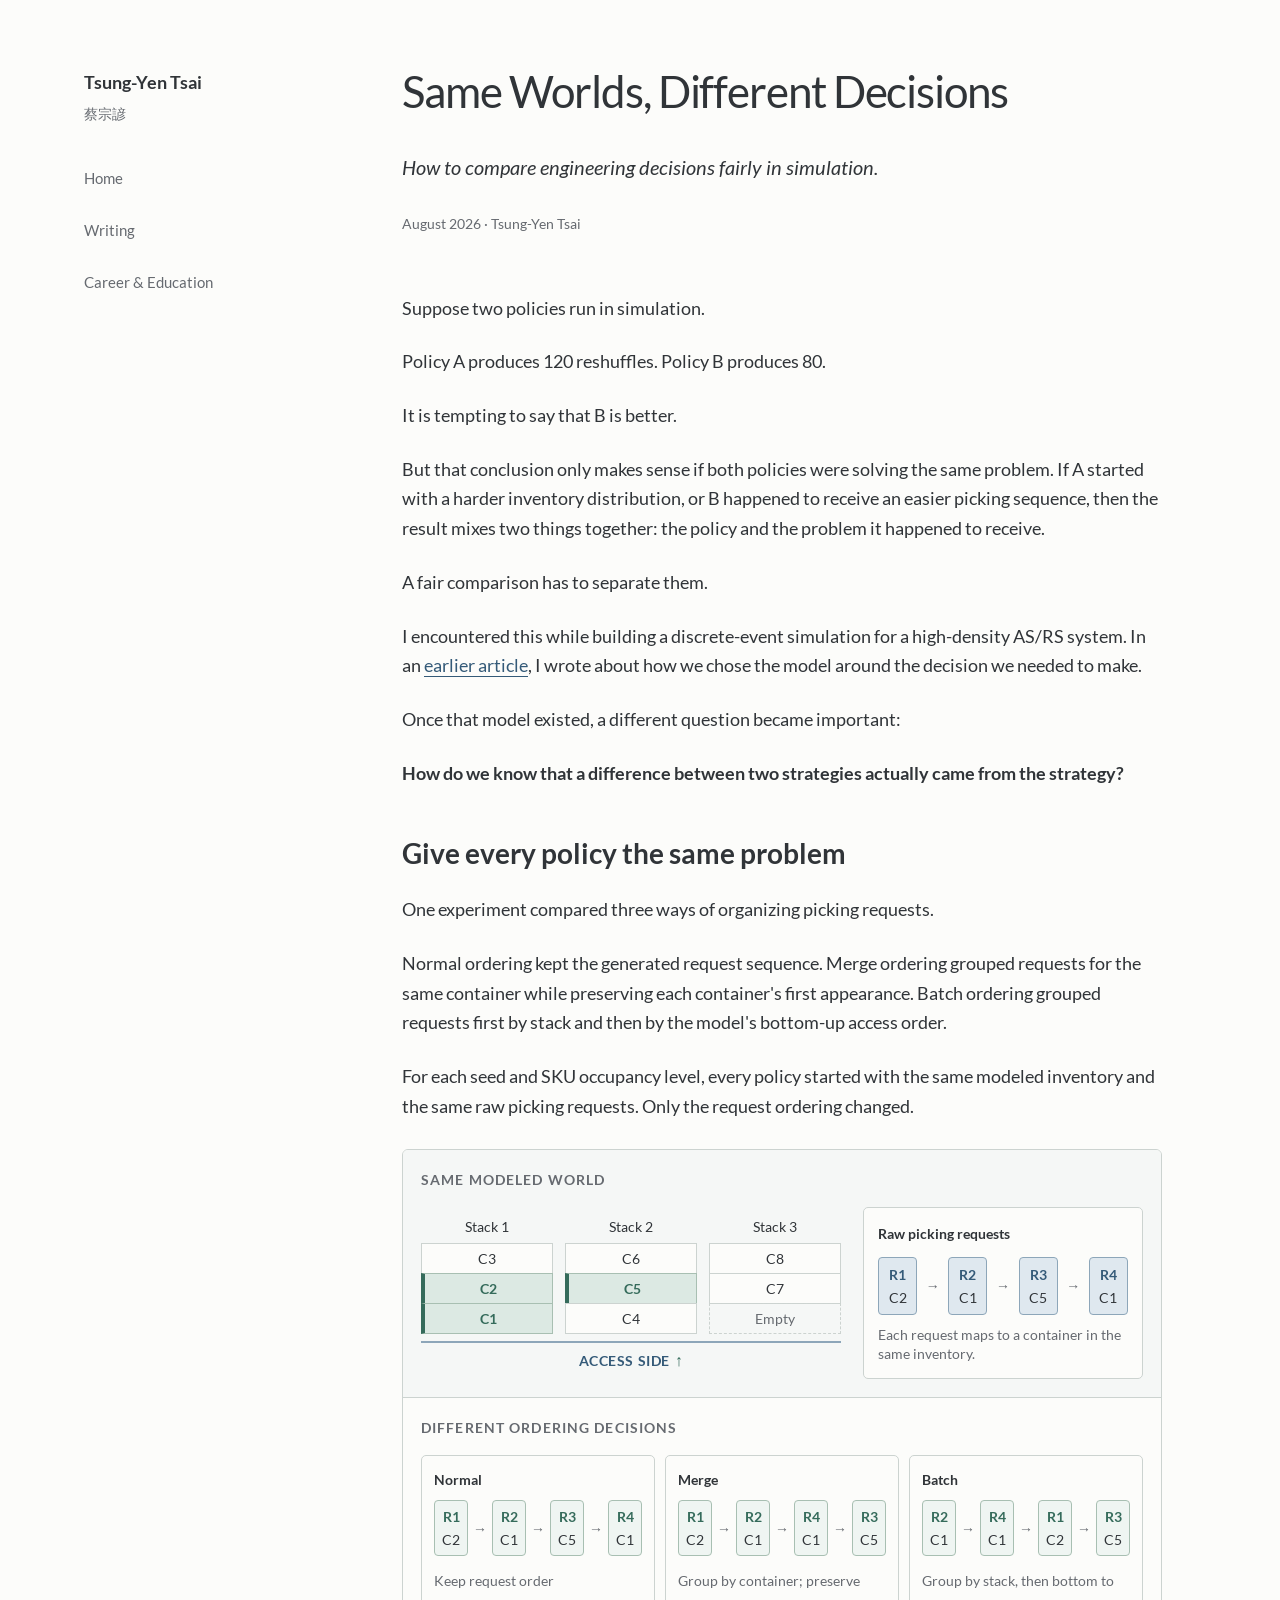
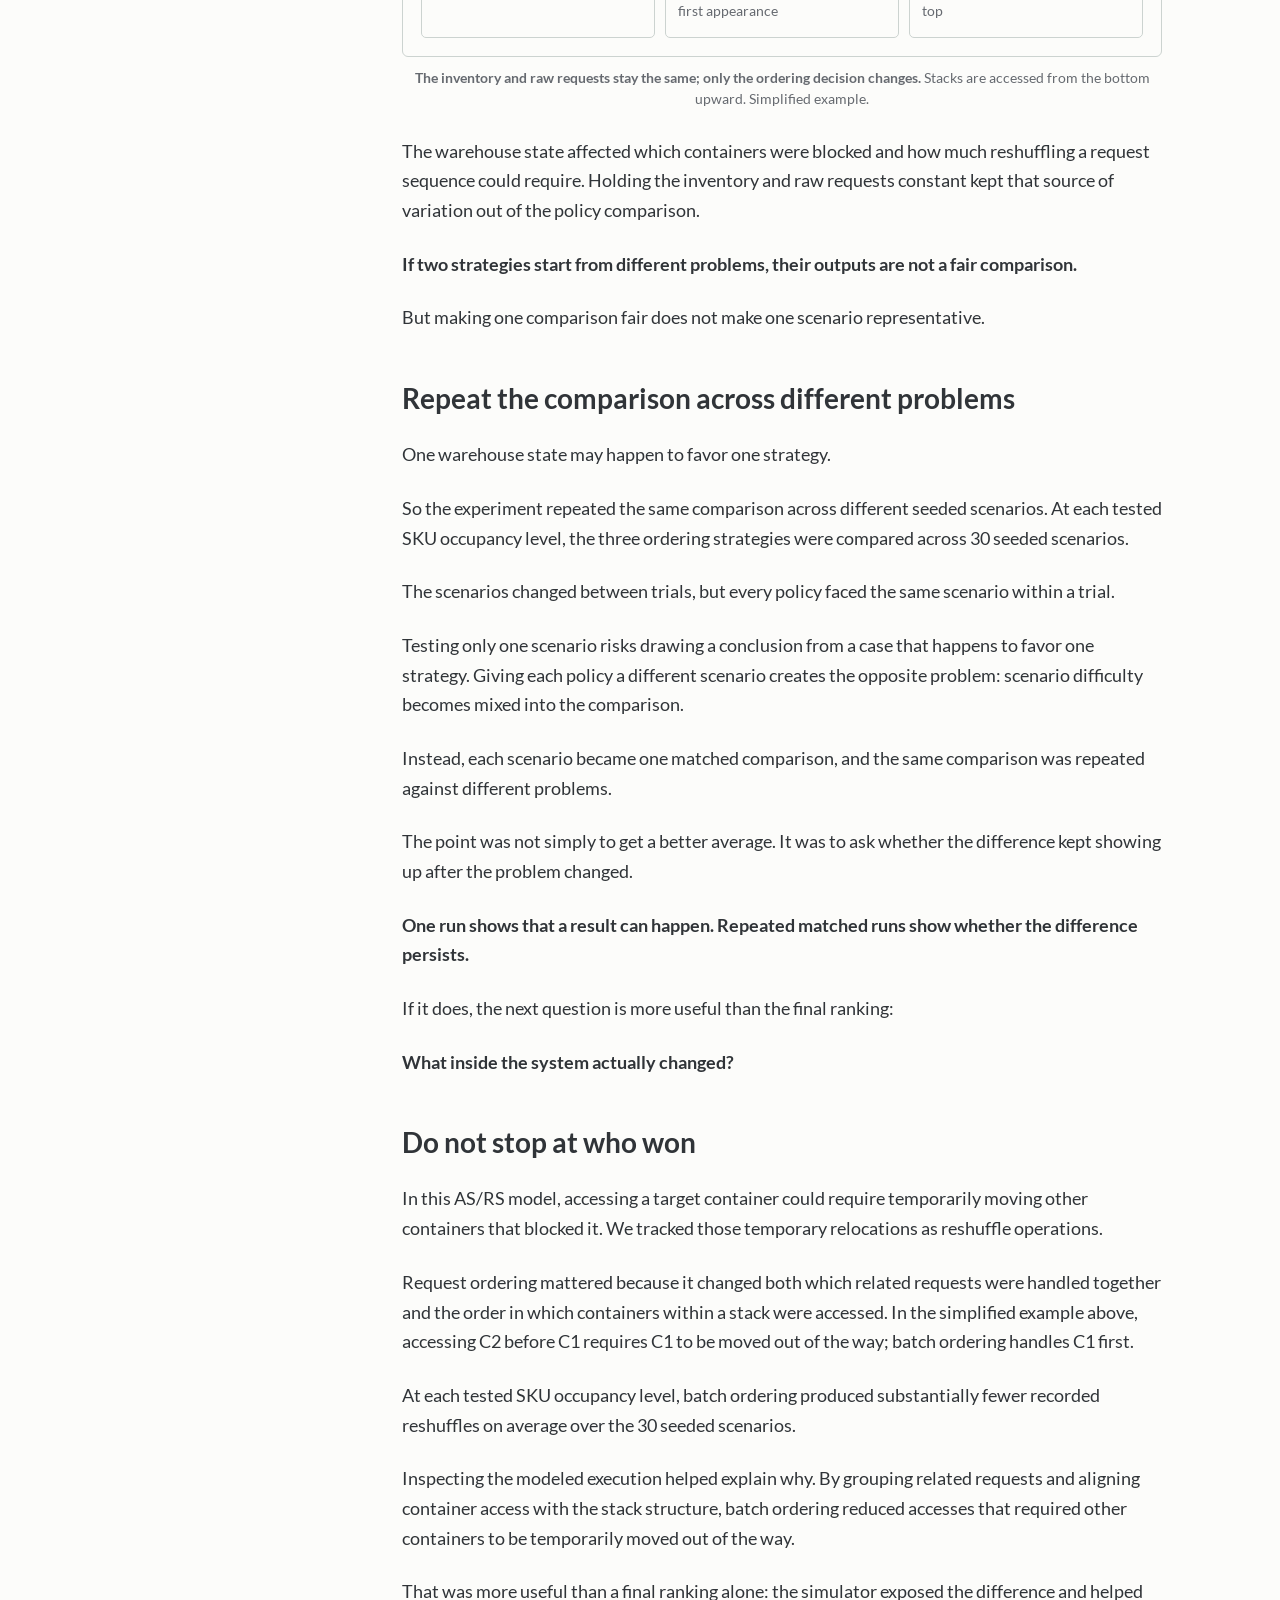
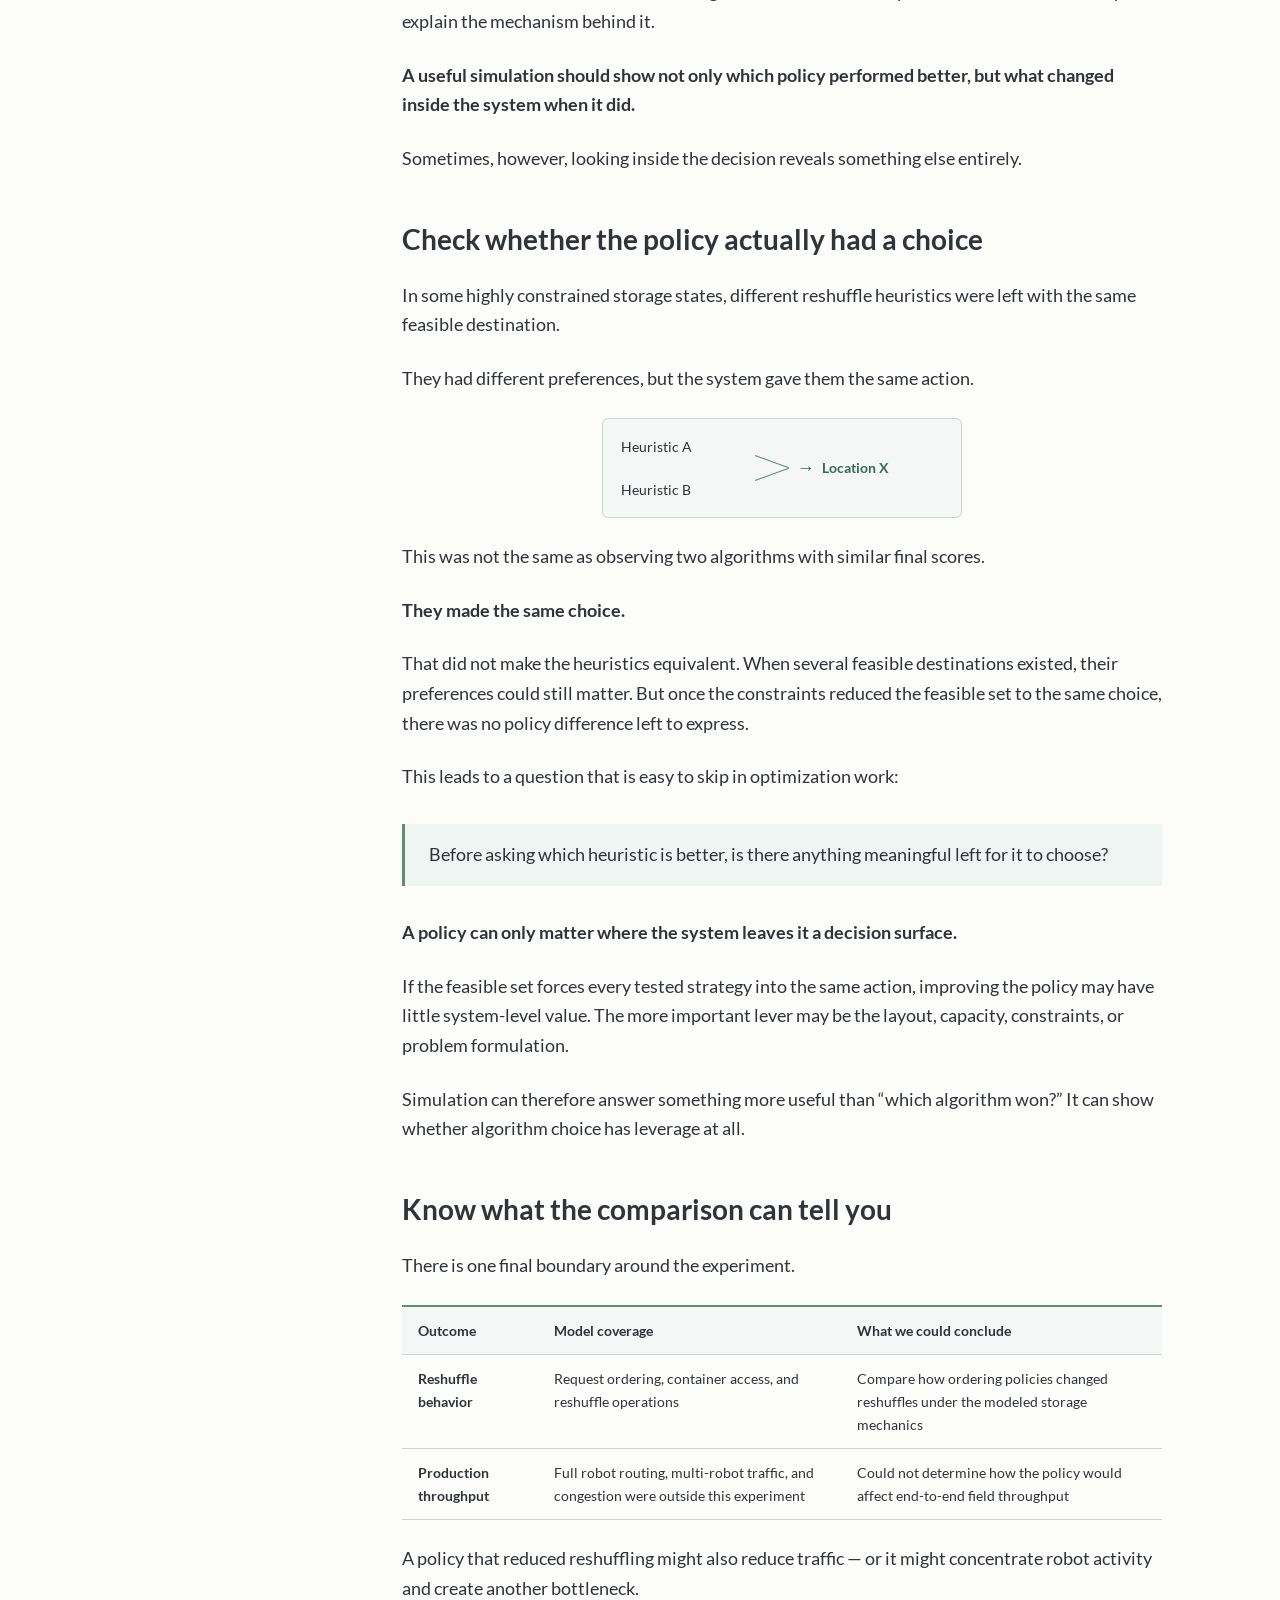
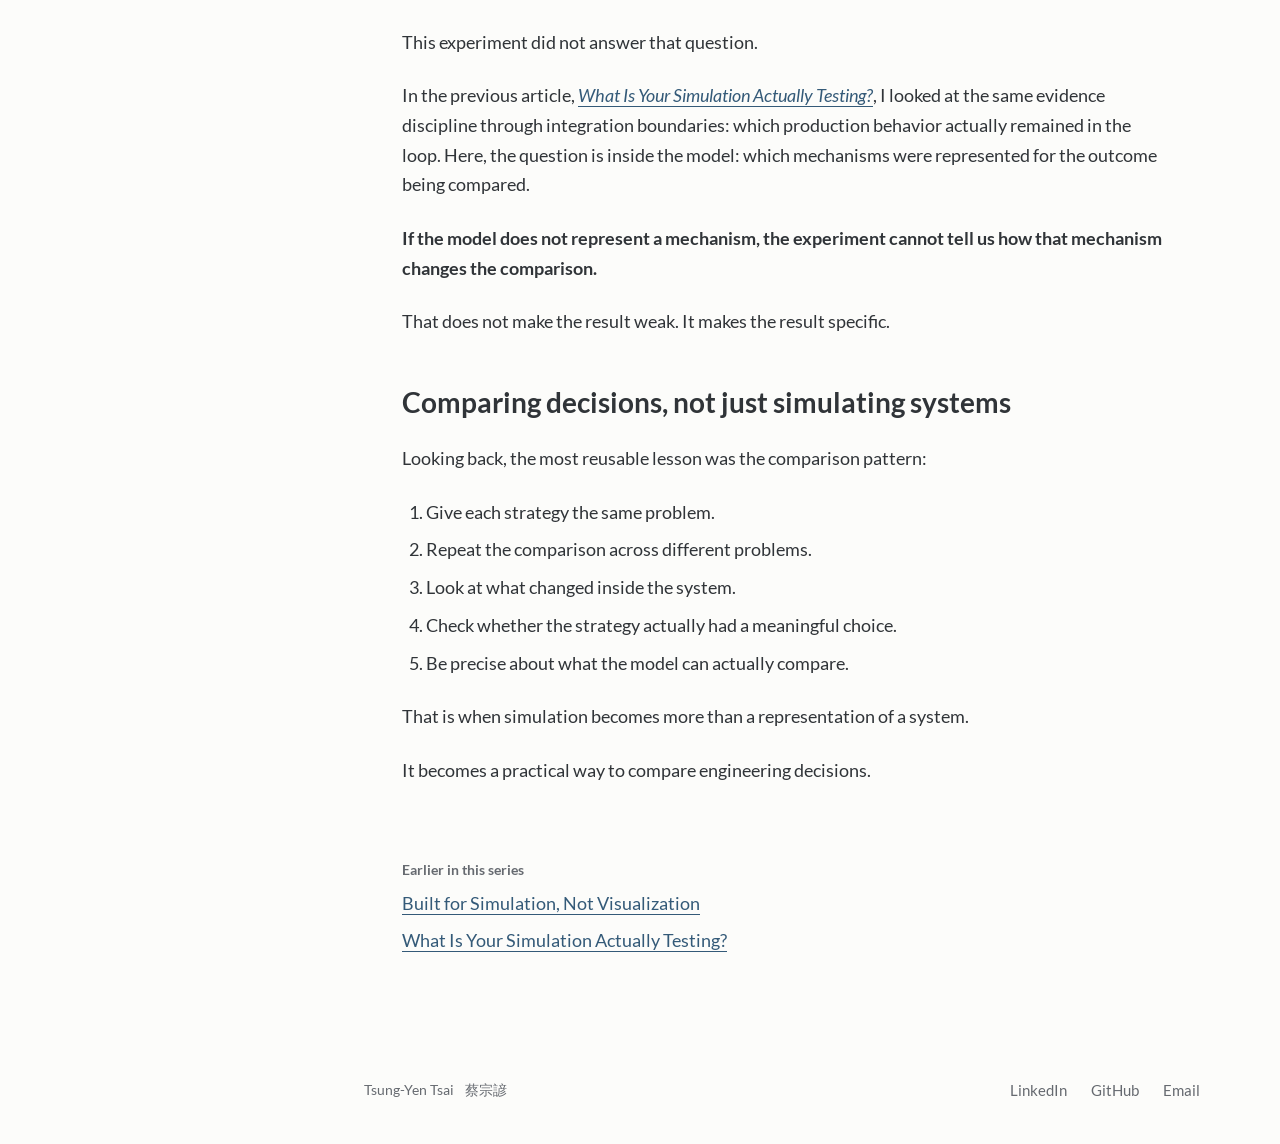
<file: posts/same-worlds-different-decisions.html>
<!doctype html>
<html lang="en">
  <head>
    <meta charset="utf-8">
    <title>Same Worlds, Different Decisions | Tsung-Yen Tsai</title>
    <meta name="description"
      content="How to compare engineering strategies against the same simulated problems, understand why results differ, and know what those results can support.">
    <link rel="stylesheet" href="../stylesheets/styles.css?v=20260916-neutral">
    <meta name="color-scheme" content="light">
    <meta name="theme-color" content="#FCFCFA">
    <meta name="viewport" content="width=device-width, initial-scale=1">
  </head>
  <body class="article-page">
    <a class="skip-link" href="#main-content">Skip to content</a>
    <div class="wrapper">
      <header class="site-header">
        <a class="site-name" href="../index.html" aria-label="Tsung-Yen Tsai — home">Tsung-Yen Tsai<span lang="zh-Hant">蔡宗諺</span></a>
        <nav aria-label="Main navigation">
          <ul>
            <li><a href="../index.html">Home</a></li>
            <li><a href="../index.html#writing">Writing</a></li>
            <li><a href="../index.html#career-history">Career &amp; Education</a></li>
          </ul>
        </nav>
      </header>
      <main id="main-content" tabindex="-1">
        <h1>Same Worlds, Different Decisions</h1>
        <p><em>How to compare engineering decisions fairly in simulation.</em></p>
        <p><small>August 2026 · Tsung-Yen Tsai</small></p>

        <p>Suppose two policies run in simulation.</p>

        <p>Policy A produces 120 reshuffles. Policy B produces 80.</p>

        <p>It is tempting to say that B is better.</p>

        <p>But that conclusion only makes sense if both policies were solving
          the same problem. If A started with a harder inventory distribution,
          or B happened to receive an easier picking sequence, then the result
          mixes two things together: the policy and the problem it happened to
          receive.</p>

        <p>A fair comparison has to separate them.</p>

        <p>I encountered this while building a discrete-event simulation for a
          high-density AS/RS system. In an <a
          href="built-for-simulation-not-visualization.html">earlier article</a>,
          I wrote about how we chose the model around the decision we needed to
          make.</p>

        <p>Once that model existed, a different question became important:</p>

        <p><strong>How do we know that a difference between two strategies
          actually came from the strategy?</strong></p>

        <h2>Give every policy the same problem</h2>

        <p>One experiment compared three ways of organizing picking requests.</p>

        <p>Normal ordering kept the generated request sequence. Merge ordering
          grouped requests for the same container while preserving each
          container's first appearance. Batch ordering grouped requests first
          by stack and then by the model's bottom-up access order.</p>

        <p>For each seed and SKU occupancy level, every policy started with the
          same modeled inventory and the same raw picking requests. Only the
          request ordering changed.</p>

        <figure class="article-figure world-decision-figure">
          <div class="world-decision" role="img"
            aria-label="A simplified modeled AS/RS world with three storage stacks accessed from below. Stack 3 has an empty bottom location. The raw request sequence is R1 for C2, R2 for C1, R3 for C5, and R4 for C1. Normal preserves R1, R2, R3, R4. Merge orders them R1, R2, R4, R3. Batch orders them R2, R4, R1, R3.">
            <div class="modeled-world-panel">
              <p class="figure-kicker">Same modeled world</p>
              <div class="world-layout">
                <div class="storage-area" aria-hidden="true">
                  <div class="storage-stacks">
                    <div class="storage-stack">
                      <span class="stack-label">Stack 1</span>
                      <span class="container">C3</span>
                      <span class="container requested-container">C2</span>
                      <span class="container requested-container">C1</span>
                    </div>
                    <div class="storage-stack">
                      <span class="stack-label">Stack 2</span>
                      <span class="container">C6</span>
                      <span class="container requested-container">C5</span>
                      <span class="container">C4</span>
                    </div>
                    <div class="storage-stack">
                      <span class="stack-label">Stack 3</span>
                      <span class="container">C8</span>
                      <span class="container">C7</span>
                      <span class="container empty-container">Empty</span>
                    </div>
                  </div>
                  <div class="access-direction">Access side <span>↑</span></div>
                </div>
                <div class="raw-requests">
                  <strong>Raw picking requests</strong>
                  <div class="request-sequence">
                    <span class="request-chip"><b>R1</b><small>C2</small></span>
                    <span class="sequence-arrow" aria-hidden="true">→</span>
                    <span class="request-chip"><b>R2</b><small>C1</small></span>
                    <span class="sequence-arrow" aria-hidden="true">→</span>
                    <span class="request-chip"><b>R3</b><small>C5</small></span>
                    <span class="sequence-arrow" aria-hidden="true">→</span>
                    <span class="request-chip"><b>R4</b><small>C1</small></span>
                  </div>
                  <span class="request-note">Each request maps to a container
                    in the same inventory.</span>
                </div>
              </div>
            </div>
            <div class="decision-panel">
              <p class="figure-kicker">Different ordering decisions</p>
              <div class="policy-examples">
                <div class="policy-example">
                  <strong>Normal</strong>
                  <div class="request-sequence policy-request-sequence" aria-label="R1 for C2, R2 for C1, R3 for C5, R4 for C1">
                    <span class="request-chip"><b>R1</b><small>C2</small></span>
                    <span class="sequence-arrow" aria-hidden="true">→</span>
                    <span class="request-chip"><b>R2</b><small>C1</small></span>
                    <span class="sequence-arrow" aria-hidden="true">→</span>
                    <span class="request-chip"><b>R3</b><small>C5</small></span>
                    <span class="sequence-arrow" aria-hidden="true">→</span>
                    <span class="request-chip"><b>R4</b><small>C1</small></span>
                  </div>
                  <small>Keep request order</small>
                </div>
                <div class="policy-example">
                  <strong>Merge</strong>
                  <div class="request-sequence policy-request-sequence" aria-label="R1 for C2, R2 for C1, R4 for C1, R3 for C5">
                    <span class="request-chip"><b>R1</b><small>C2</small></span>
                    <span class="sequence-arrow" aria-hidden="true">→</span>
                    <span class="request-chip"><b>R2</b><small>C1</small></span>
                    <span class="sequence-arrow" aria-hidden="true">→</span>
                    <span class="request-chip"><b>R4</b><small>C1</small></span>
                    <span class="sequence-arrow" aria-hidden="true">→</span>
                    <span class="request-chip"><b>R3</b><small>C5</small></span>
                  </div>
                  <small>Group by container; preserve first appearance</small>
                </div>
                <div class="policy-example">
                  <strong>Batch</strong>
                  <div class="request-sequence policy-request-sequence" aria-label="R2 for C1, R4 for C1, R1 for C2, R3 for C5">
                    <span class="request-chip"><b>R2</b><small>C1</small></span>
                    <span class="sequence-arrow" aria-hidden="true">→</span>
                    <span class="request-chip"><b>R4</b><small>C1</small></span>
                    <span class="sequence-arrow" aria-hidden="true">→</span>
                    <span class="request-chip"><b>R1</b><small>C2</small></span>
                    <span class="sequence-arrow" aria-hidden="true">→</span>
                    <span class="request-chip"><b>R3</b><small>C5</small></span>
                  </div>
                  <small>Group by stack, then bottom to top</small>
                </div>
              </div>
            </div>
          </div>
          <figcaption><strong>The inventory and raw requests stay the same; only
              the ordering decision changes.</strong> Stacks are accessed from
            the bottom upward. Simplified example.</figcaption>
        </figure>

        <p>The warehouse state affected which containers were blocked and how
          much reshuffling a request sequence could require. Holding the
          inventory and raw requests constant kept that source of variation out
          of the policy comparison.</p>

        <p><strong>If two strategies start from different problems, their
          outputs are not a fair comparison.</strong></p>

        <p>But making one comparison fair does not make one scenario
          representative.</p>

        <h2>Repeat the comparison across different problems</h2>

        <p>One warehouse state may happen to favor one strategy.</p>

        <p>So the experiment repeated the same comparison across different
          seeded scenarios. At each tested SKU occupancy level, the three
          ordering strategies were compared across 30 seeded scenarios.</p>

        <p>The scenarios changed between trials, but every policy faced the same
          scenario within a trial.</p>

        <p>Testing only one scenario risks drawing a conclusion from a case that
          happens to favor one strategy. Giving each policy a different scenario
          creates the opposite problem: scenario difficulty becomes mixed into
          the comparison.</p>

        <p>Instead, each scenario became one matched comparison, and the same
          comparison was repeated against different problems.</p>

        <p>The point was not simply to get a better average. It was to ask
          whether the difference kept showing up after the problem changed.</p>

        <p><strong>One run shows that a result can happen. Repeated matched runs
          show whether the difference persists.</strong></p>

        <p>If it does, the next question is more useful than the final
          ranking:</p>

        <p><strong>What inside the system actually changed?</strong></p>

        <h2>Do not stop at who won</h2>

        <p>In this AS/RS model, accessing a target container could require
          temporarily moving other containers that blocked it. We tracked those
          temporary relocations as reshuffle operations.</p>

        <p>Request ordering mattered because it changed both which related
          requests were handled together and the order in which containers
          within a stack were accessed. In the simplified example above,
          accessing C2 before C1 requires C1 to be moved out of the way; batch
          ordering handles C1 first.</p>

        <p>At each tested SKU occupancy level, batch ordering produced
          substantially fewer recorded reshuffles on average over the 30 seeded
          scenarios.</p>

        <p>Inspecting the modeled execution helped explain why. By grouping
          related requests and aligning container access with the stack
          structure, batch ordering reduced accesses that required other
          containers to be temporarily moved out of the way.</p>

        <p>That was more useful than a final ranking alone: the simulator exposed
          the difference and helped explain the mechanism behind it.</p>

        <p><strong>A useful simulation should show not only which policy
          performed better, but what changed inside the system when it
          did.</strong></p>

        <p>Sometimes, however, looking inside the decision reveals something
          else entirely.</p>

        <h2>Check whether the policy actually had a choice</h2>

        <p>In some highly constrained storage states, different reshuffle
          heuristics were left with the same feasible destination.</p>

        <p>They had different preferences, but the system gave them the same
          action.</p>

        <div class="convergence-example" role="img"
          aria-label="Heuristic A and Heuristic B both select Location X">
          <div class="heuristic-sources">
            <span>Heuristic A</span>
            <span>Heuristic B</span>
          </div>
          <span class="convergence-lines" aria-hidden="true"></span>
          <div class="convergence-target"><span aria-hidden="true">→</span>
            <strong>Location X</strong>
          </div>
        </div>

        <p>This was not the same as observing two algorithms with similar final
          scores.</p>

        <p><strong>They made the same choice.</strong></p>

        <p>That did not make the heuristics equivalent. When several feasible
          destinations existed, their preferences could still matter. But once
          the constraints reduced the feasible set to the same choice, there was
          no policy difference left to express.</p>

        <p>This leads to a question that is easy to skip in optimization
          work:</p>

        <blockquote>
          <p>Before asking which heuristic is better, is there anything
            meaningful left for it to choose?</p>
        </blockquote>

        <p><strong>A policy can only matter where the system leaves it a
          decision surface.</strong></p>

        <p>If the feasible set forces every tested strategy into the same action,
          improving the policy may have little system-level value. The more
          important lever may be the layout, capacity, constraints, or problem
          formulation.</p>

        <p>Simulation can therefore answer something more useful than “which
          algorithm won?” It can show whether algorithm choice has leverage at
          all.</p>

        <h2>Know what the comparison can tell you</h2>

        <p>There is one final boundary around the experiment.</p>

        <div class="table-scroll comparison-boundary">
          <table class="compact-table">
            <thead>
              <tr>
                <th>Outcome</th>
                <th>Model coverage</th>
                <th>What we could conclude</th>
              </tr>
            </thead>
            <tbody>
              <tr>
                <td data-label="Outcome"><strong>Reshuffle behavior</strong></td>
                <td data-label="Model coverage">Request ordering, container access, and reshuffle operations</td>
                <td data-label="What we could conclude">Compare how ordering policies changed reshuffles under the
                  modeled storage mechanics</td>
              </tr>
              <tr>
                <td data-label="Outcome"><strong>Production throughput</strong></td>
                <td data-label="Model coverage">Full robot routing, multi-robot traffic, and congestion were
                  outside this experiment</td>
                <td data-label="What we could conclude">Could not determine how the policy would affect end-to-end field
                  throughput</td>
              </tr>
            </tbody>
          </table>
        </div>

        <p>A policy that reduced reshuffling might also reduce traffic — or it
          might concentrate robot activity and create another bottleneck.</p>

        <p>This experiment did not answer that question.</p>

        <p>In the previous article, <a
          href="what-is-your-simulation-actually-testing.html"><em>What Is Your
          Simulation Actually Testing?</em></a>, I looked at the same evidence
          discipline through integration boundaries: which production behavior
          actually remained in the loop. Here, the question is inside the
          model: which mechanisms were represented for the outcome being
          compared.</p>

        <p><strong>If the model does not represent a mechanism, the experiment
          cannot tell us how that mechanism changes the comparison.</strong></p>

        <p>That does not make the result weak. It makes the result specific.</p>

        <h2>Comparing decisions, not just simulating systems</h2>

        <p>Looking back, the most reusable lesson was the comparison pattern:</p>

        <ol class="comparison-pattern">
          <li>Give each strategy the same problem.</li>
          <li>Repeat the comparison across different problems.</li>
          <li>Look at what changed inside the system.</li>
          <li>Check whether the strategy actually had a meaningful choice.</li>
          <li>Be precise about what the model can actually compare.</li>
        </ol>

        <p>That is when simulation becomes more than a representation of a
          system.</p>

        <p>It becomes a practical way to compare engineering decisions.</p>

        <nav class="related-writing" aria-label="Earlier in this series">
          <p class="related-writing-label">Earlier in this series</p>
          <p><a href="built-for-simulation-not-visualization.html">
            Built for Simulation, Not Visualization</a></p>
          <p><a href="what-is-your-simulation-actually-testing.html">
            What Is Your Simulation Actually Testing?</a></p>
        </nav>
      </main>
      <footer class="site-footer">
        <p>Tsung-Yen Tsai <span lang="zh-Hant">蔡宗諺</span></p>
        <nav aria-label="Contact links">
          <a href="https://www.linkedin.com/in/tsungyentsai" target="_blank" rel="noopener">LinkedIn</a>
          <a href="https://github.com/tsungyentsai" target="_blank" rel="noopener">GitHub</a>
          <a href="mailto:tsungyentsai.work@gmail.com">Email</a>
        </nav>
      </footer>
    </div>
  </body>
</html>
</file>
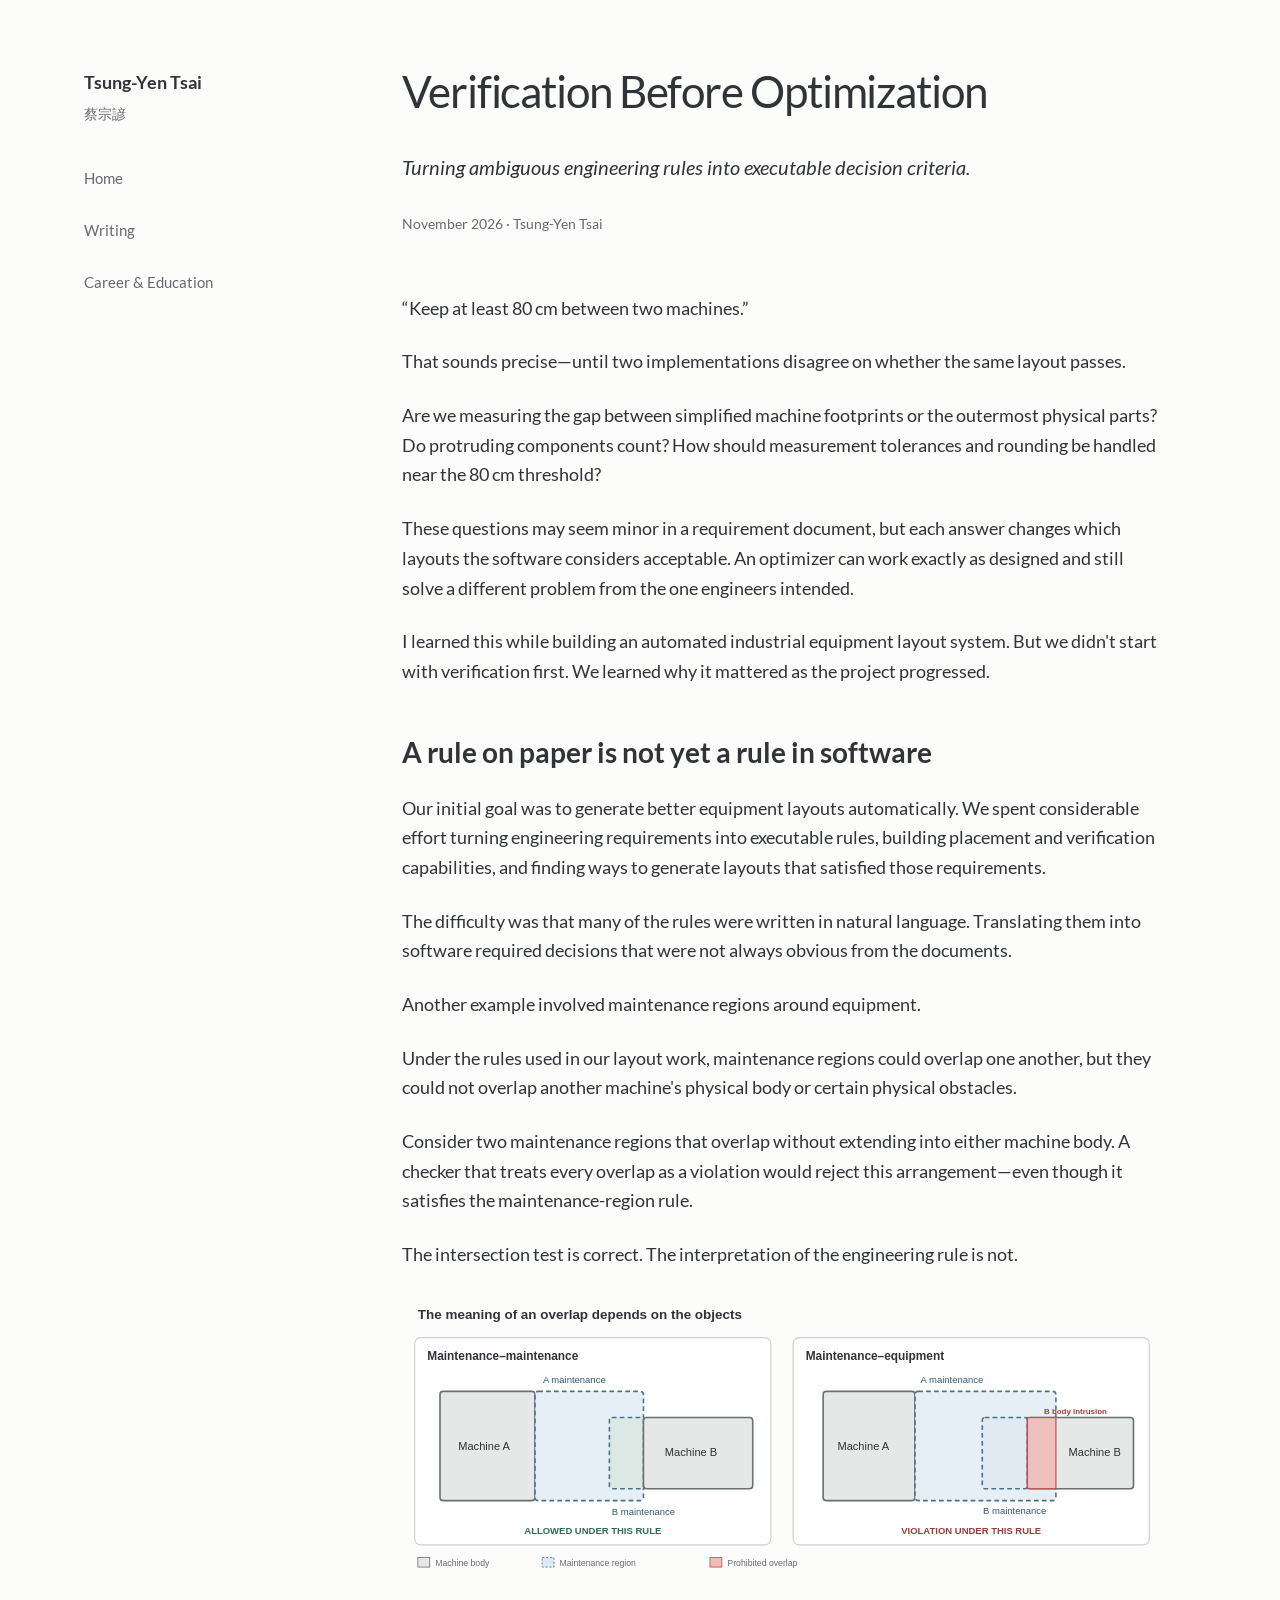
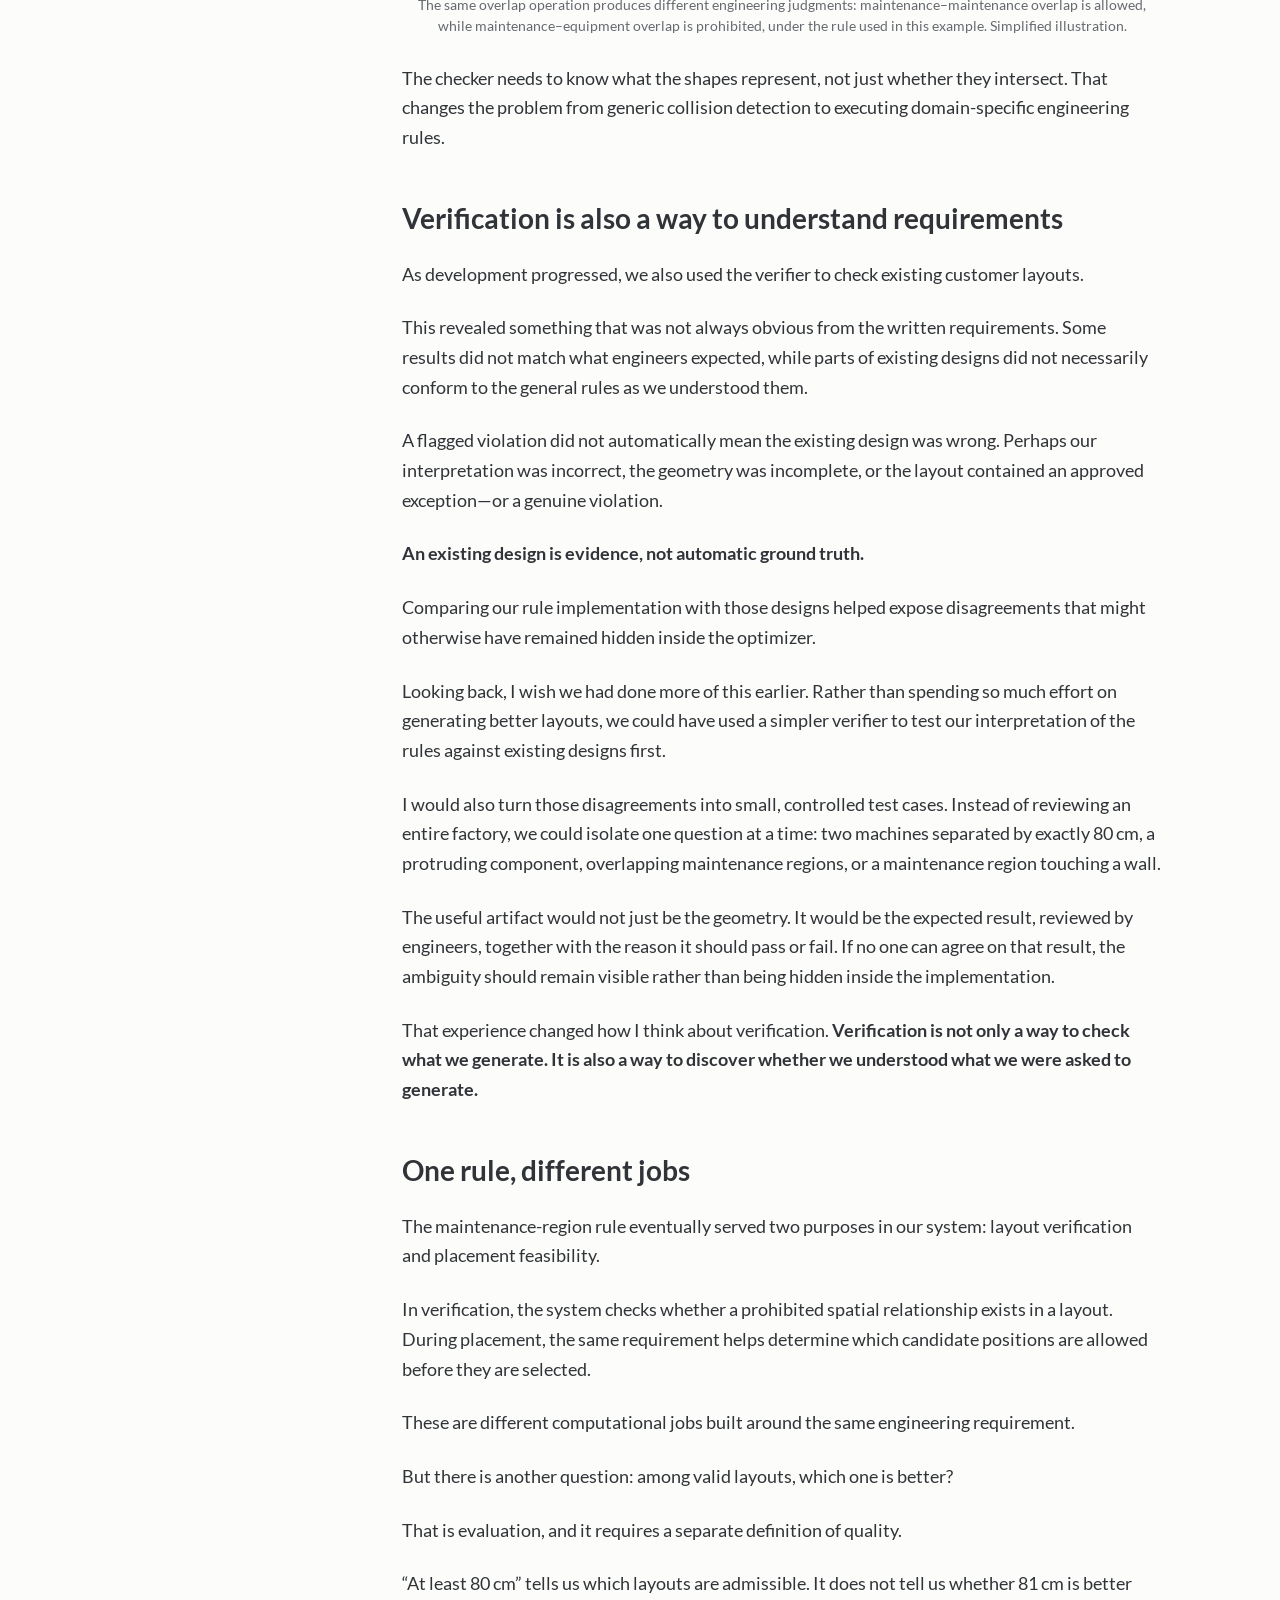
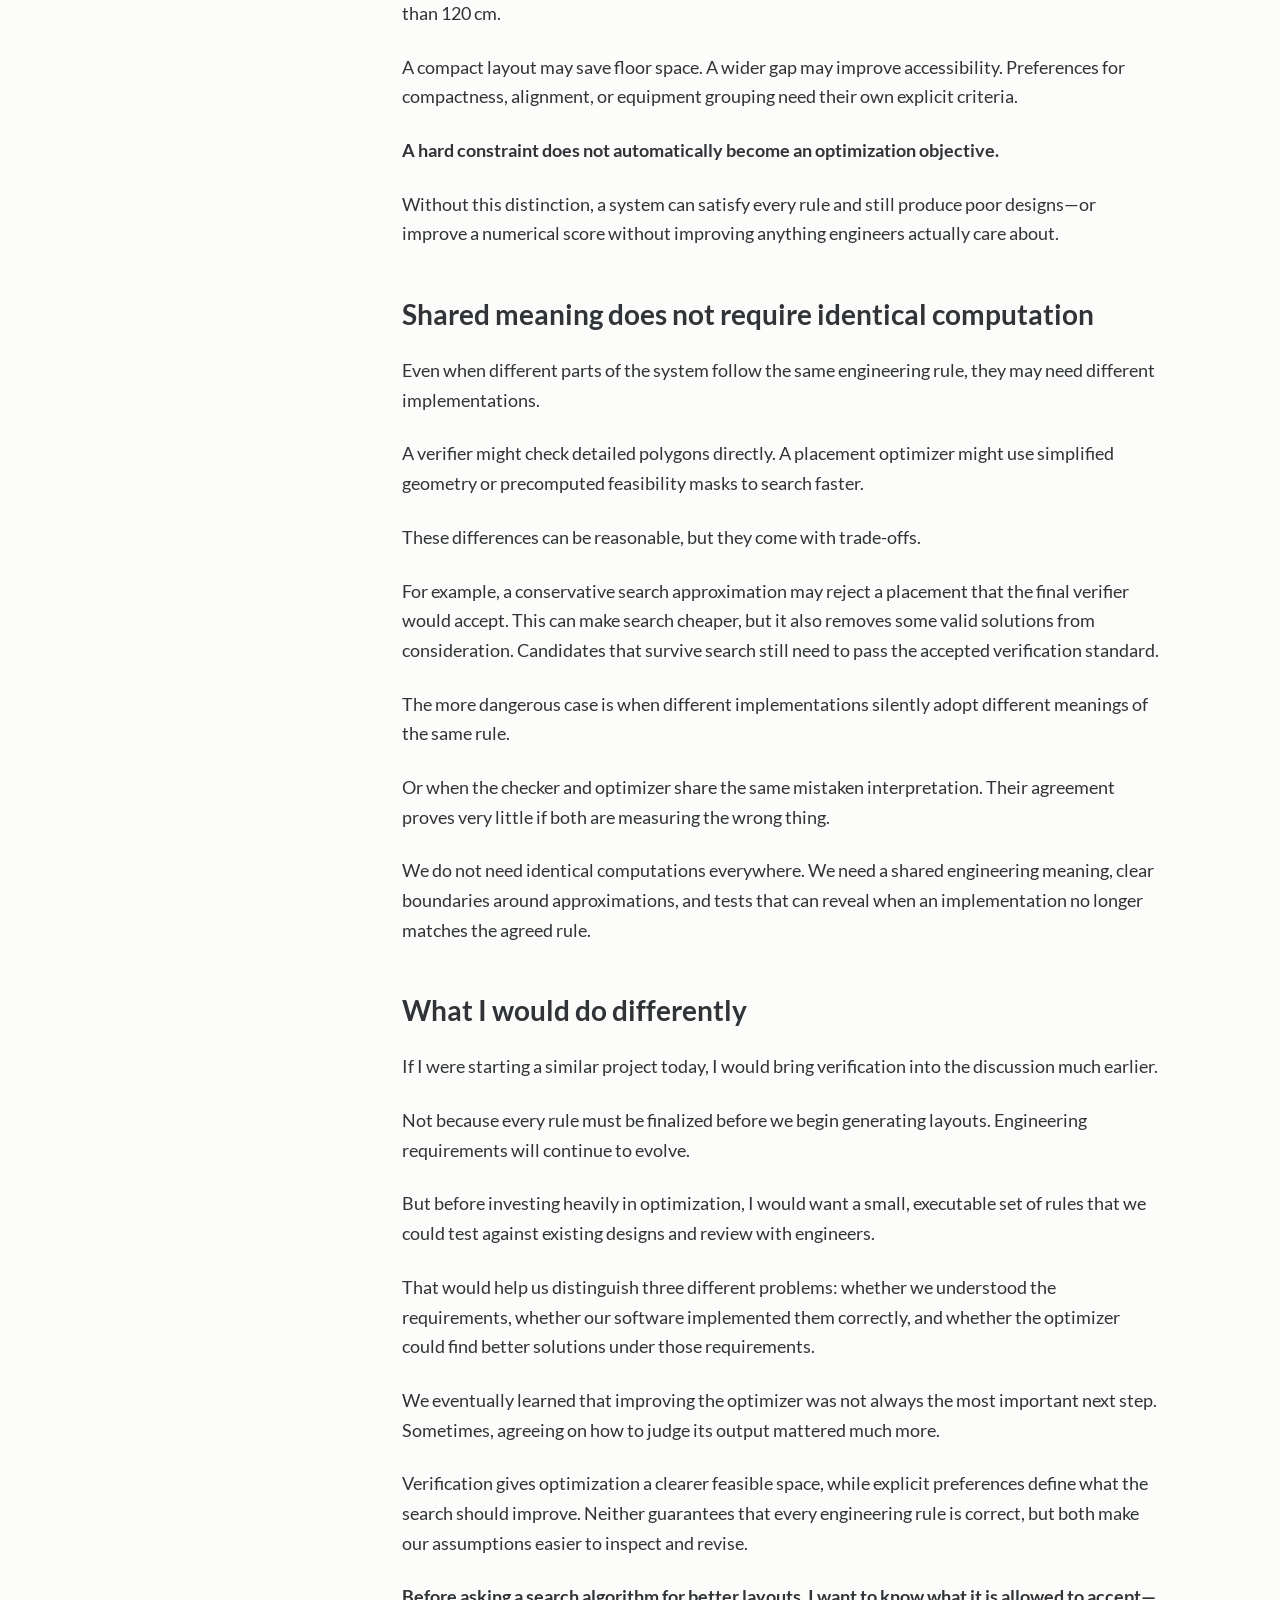
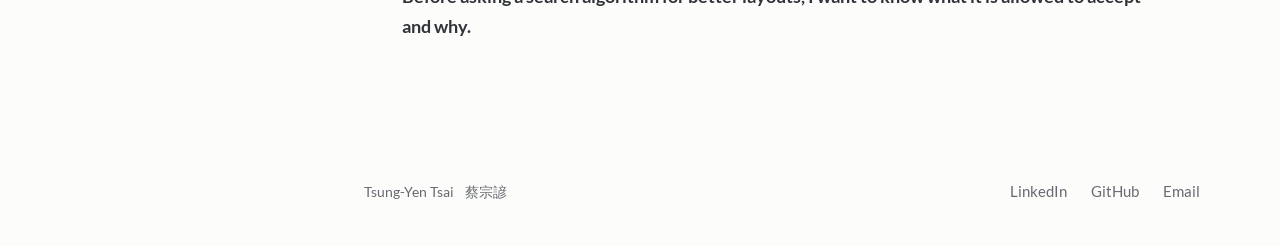
<file: posts/verification-before-optimization.html>
<!doctype html>
<html lang="en">
  <head>
    <meta charset="utf-8">
    <title>Verification Before Optimization | Tsung-Yen Tsai</title>
    <meta name="description" content="An engineering lesson from layout optimization: why reviewing existing designs can expose ambiguous rules, and how shared rule meaning guides verification and search.">
    <link rel="canonical" href="https://tsungyentsai.github.io/posts/verification-before-optimization.html">
    <link rel="stylesheet" href="../stylesheets/styles.css?v=20260916-neutral">
    <meta name="color-scheme" content="light">
    <meta name="theme-color" content="#FCFCFA">
    <meta name="viewport" content="width=device-width, initial-scale=1">
  </head>
  <body class="article-page">
    <a class="skip-link" href="#main-content">Skip to content</a>
    <div class="wrapper">
      <header class="site-header">
        <a class="site-name" href="../index.html" aria-label="Tsung-Yen Tsai — home">Tsung-Yen Tsai<span lang="zh-Hant">蔡宗諺</span></a>
        <nav aria-label="Main navigation">
          <ul>
            <li><a href="../index.html">Home</a></li>
            <li><a href="../index.html#writing">Writing</a></li>
            <li><a href="../index.html#career-history">Career &amp; Education</a></li>
          </ul>
        </nav>
      </header>
      <main id="main-content" tabindex="-1">
        <h1>Verification Before Optimization</h1>
        <p><em>Turning ambiguous engineering rules into executable decision criteria.</em></p>
        <p><small>November 2026 · Tsung-Yen Tsai</small></p>

        <p>“Keep at least 80 cm between two machines.”</p>

        <p>That sounds precise—until two implementations disagree on whether the same layout passes.</p>

        <p>Are we measuring the gap between simplified machine footprints or the outermost physical parts? Do protruding components count? How should measurement tolerances and rounding be handled near the 80 cm threshold?</p>

        <p>These questions may seem minor in a requirement document, but each answer changes which layouts the software considers acceptable. An optimizer can work exactly as designed and still solve a different problem from the one engineers intended.</p>

        <p>I learned this while building an automated industrial equipment layout system. But we didn't start with verification first. We learned why it mattered as the project progressed.</p>

        <h2>A rule on paper is not yet a rule in software</h2>

        <p>Our initial goal was to generate better equipment layouts automatically. We spent considerable effort turning engineering requirements into executable rules, building placement and verification capabilities, and finding ways to generate layouts that satisfied those requirements.</p>

        <p>The difficulty was that many of the rules were written in natural language. Translating them into software required decisions that were not always obvious from the documents.</p>

        <p>Another example involved maintenance regions around equipment.</p>

        <p>Under the rules used in our layout work, maintenance regions could overlap one another, but they could not overlap another machine's physical body or certain physical obstacles.</p>

        <p>Consider two maintenance regions that overlap without extending into either machine body. A checker that treats every overlap as a violation would reject this arrangement—even though it satisfies the maintenance-region rule.</p>

        <p>The intersection test is correct. The interpretation of the engineering rule is not.</p>

        <figure class="article-figure">
          <img src="../assets/images/maintenance-region-rule.svg" width="960" height="350"
            alt="Two top-view layout examples. On the left, maintenance zones of machines A and B overlap without extending into either machine body, which is allowed under the example rule. On the right, the maintenance zone of machine A overlaps the physical body of machine B, which violates the rule."
            loading="lazy" decoding="async">
          <figcaption>The same overlap operation produces different engineering judgments: maintenance–maintenance overlap is allowed, while maintenance–equipment overlap is prohibited, under the rule used in this example. Simplified illustration.</figcaption>
        </figure>

        <p>The checker needs to know what the shapes represent, not just whether they intersect. That changes the problem from generic collision detection to executing domain-specific engineering rules.</p>

        <h2>Verification is also a way to understand requirements</h2>

        <p>As development progressed, we also used the verifier to check existing customer layouts.</p>

        <p>This revealed something that was not always obvious from the written requirements. Some results did not match what engineers expected, while parts of existing designs did not necessarily conform to the general rules as we understood them.</p>

        <p>A flagged violation did not automatically mean the existing design was wrong. Perhaps our interpretation was incorrect, the geometry was incomplete, or the layout contained an approved exception—or a genuine violation.</p>

        <p><strong>An existing design is evidence, not automatic ground truth.</strong></p>

        <p>Comparing our rule implementation with those designs helped expose disagreements that might otherwise have remained hidden inside the optimizer.</p>

        <p>Looking back, I wish we had done more of this earlier. Rather than spending so much effort on generating better layouts, we could have used a simpler verifier to test our interpretation of the rules against existing designs first.</p>

        <p>I would also turn those disagreements into small, controlled test cases. Instead of reviewing an entire factory, we could isolate one question at a time: two machines separated by exactly 80 cm, a protruding component, overlapping maintenance regions, or a maintenance region touching a wall.</p>

        <p>The useful artifact would not just be the geometry. It would be the expected result, reviewed by engineers, together with the reason it should pass or fail. If no one can agree on that result, the ambiguity should remain visible rather than being hidden inside the implementation.</p>

        <p>That experience changed how I think about verification. <strong>Verification is not only a way to check what we generate. It is also a way to discover whether we understood what we were asked to generate.</strong></p>

        <h2>One rule, different jobs</h2>

        <p>The maintenance-region rule eventually served two purposes in our system: layout verification and placement feasibility.</p>

        <p>In verification, the system checks whether a prohibited spatial relationship exists in a layout. During placement, the same requirement helps determine which candidate positions are allowed before they are selected.</p>

        <p>These are different computational jobs built around the same engineering requirement.</p>

        <p>But there is another question: among valid layouts, which one is better?</p>

        <p>That is evaluation, and it requires a separate definition of quality.</p>

        <p>“At least 80 cm” tells us which layouts are admissible. It does not tell us whether 81 cm is better than 120 cm.</p>

        <p>A compact layout may save floor space. A wider gap may improve accessibility. Preferences for compactness, alignment, or equipment grouping need their own explicit criteria.</p>

        <p><strong>A hard constraint does not automatically become an optimization objective.</strong></p>

        <p>Without this distinction, a system can satisfy every rule and still produce poor designs—or improve a numerical score without improving anything engineers actually care about.</p>

        <h2>Shared meaning does not require identical computation</h2>

        <p>Even when different parts of the system follow the same engineering rule, they may need different implementations.</p>

        <p>A verifier might check detailed polygons directly. A placement optimizer might use simplified geometry or precomputed feasibility masks to search faster.</p>

        <p>These differences can be reasonable, but they come with trade-offs.</p>

        <p>For example, a conservative search approximation may reject a placement that the final verifier would accept. This can make search cheaper, but it also removes some valid solutions from consideration. Candidates that survive search still need to pass the accepted verification standard.</p>

        <p>The more dangerous case is when different implementations silently adopt different meanings of the same rule.</p>

        <p>Or when the checker and optimizer share the same mistaken interpretation. Their agreement proves very little if both are measuring the wrong thing.</p>

        <p>We do not need identical computations everywhere. We need a shared engineering meaning, clear boundaries around approximations, and tests that can reveal when an implementation no longer matches the agreed rule.</p>

        <h2>What I would do differently</h2>

        <p>If I were starting a similar project today, I would bring verification into the discussion much earlier.</p>

        <p>Not because every rule must be finalized before we begin generating layouts. Engineering requirements will continue to evolve.</p>

        <p>But before investing heavily in optimization, I would want a small, executable set of rules that we could test against existing designs and review with engineers.</p>

        <p>That would help us distinguish three different problems: whether we understood the requirements, whether our software implemented them correctly, and whether the optimizer could find better solutions under those requirements.</p>

        <p>We eventually learned that improving the optimizer was not always the most important next step. Sometimes, agreeing on how to judge its output mattered much more.</p>

        <p>Verification gives optimization a clearer feasible space, while explicit preferences define what the search should improve. Neither guarantees that every engineering rule is correct, but both make our assumptions easier to inspect and revise.</p>

        <p><strong>Before asking a search algorithm for better layouts, I want to know what it is allowed to accept—and why.</strong></p>
      </main>
      <footer class="site-footer">
        <p>Tsung-Yen Tsai <span lang="zh-Hant">蔡宗諺</span></p>
        <nav aria-label="Contact links">
          <a href="https://www.linkedin.com/in/tsungyentsai" target="_blank" rel="noopener">LinkedIn</a>
          <a href="https://github.com/tsungyentsai" target="_blank" rel="noopener">GitHub</a>
          <a href="mailto:tsungyentsai.work@gmail.com">Email</a>
        </nav>
      </footer>
    </div>
  </body>
</html>
</file>
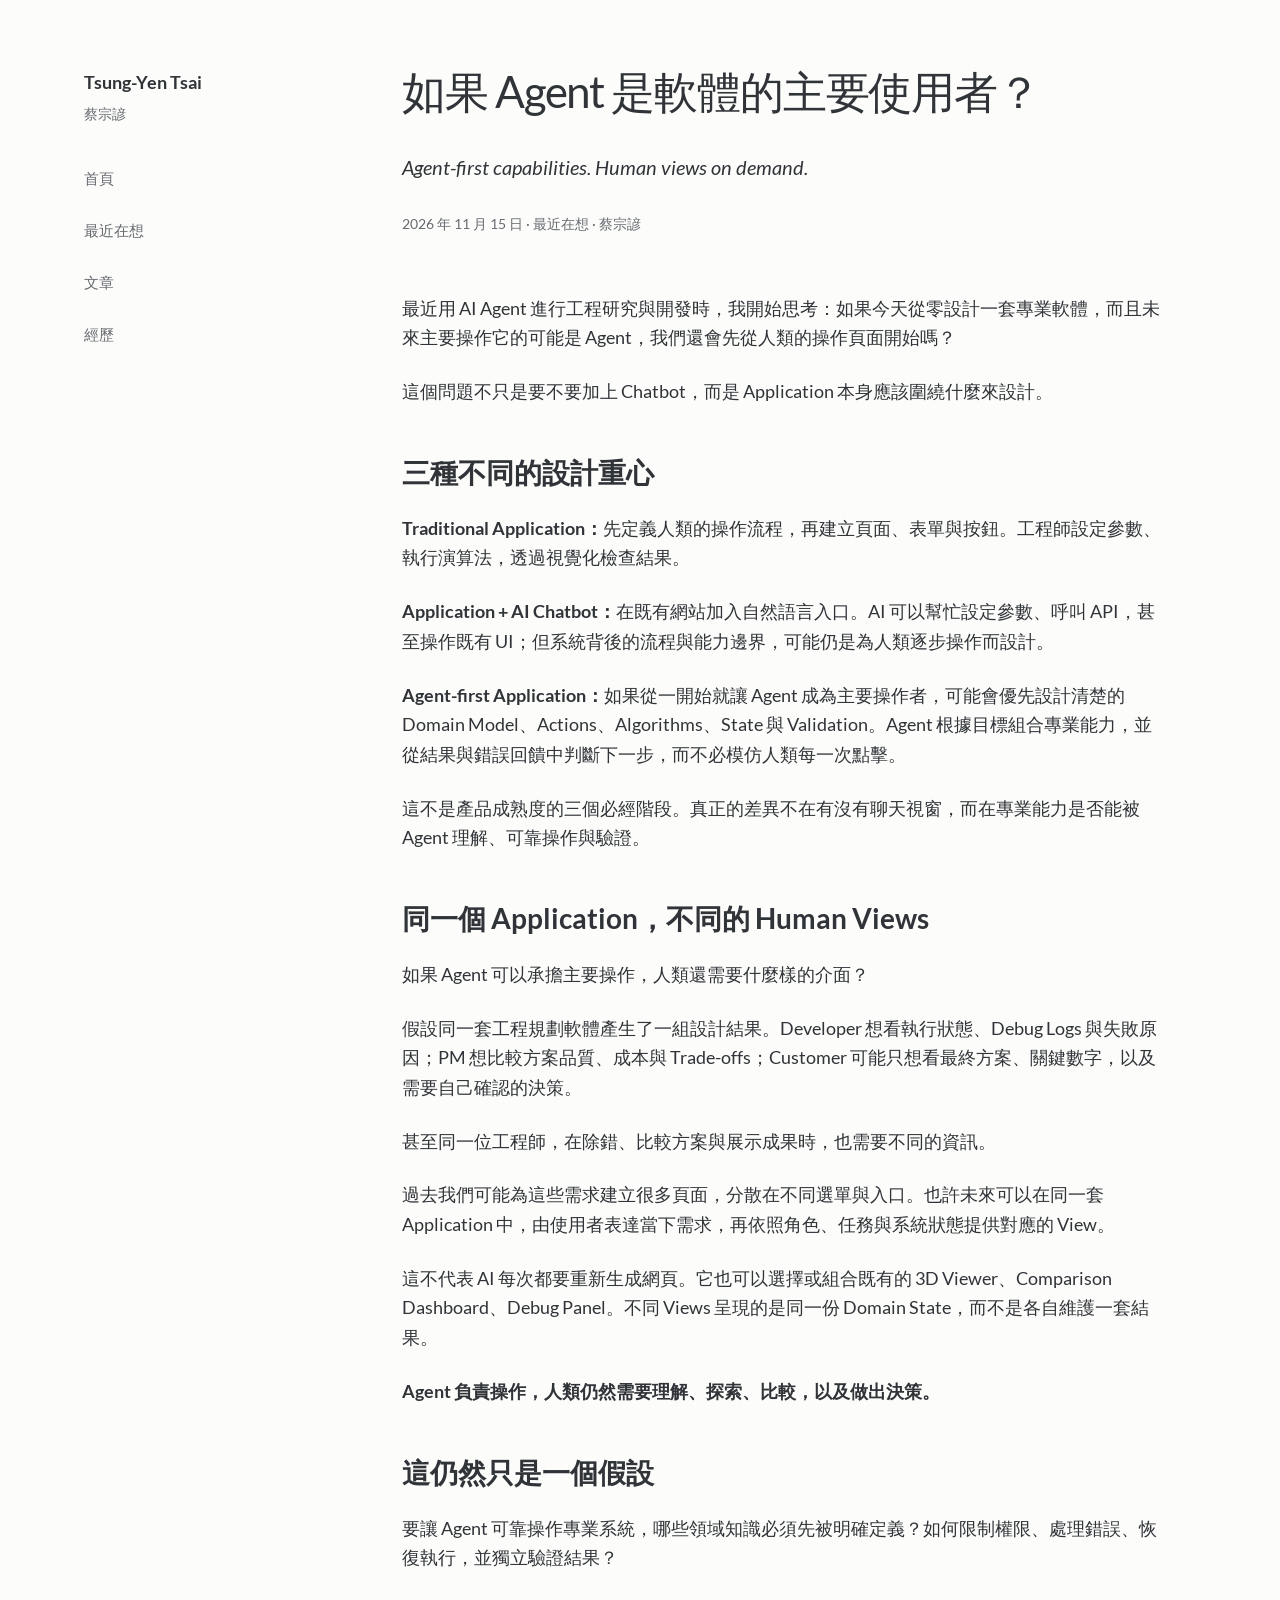
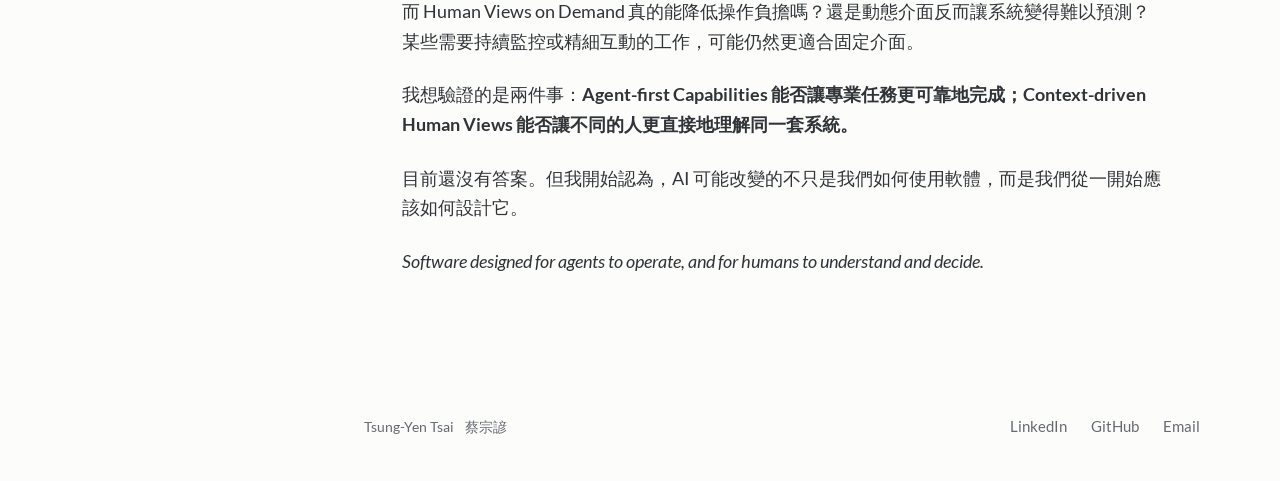
<file: posts/what-if-agents-were-primary-users.html>
<!doctype html>
<html lang="zh-Hant">
  <head>
    <meta charset="utf-8">
    <title>如果 Agent 是軟體的主要使用者？ | 蔡宗諺 Tsung-Yen Tsai</title>
    <meta name="description" content="一個尚未驗證的軟體設計假說：從傳統網站、加入 AI Chatbot，到 Agent-first Capabilities 與依需求呈現的 Human Views。">
    <link rel="canonical" href="https://tsungyentsai.github.io/posts/what-if-agents-were-primary-users.html">
    <link rel="stylesheet" href="../stylesheets/styles.css?v=20260916-neutral">
    <meta name="color-scheme" content="light">
    <meta name="theme-color" content="#FCFCFA">
    <meta name="viewport" content="width=device-width, initial-scale=1">
  </head>
  <body class="article-page">
    <a class="skip-link" href="#main-content">跳到文章</a>
    <div class="wrapper">
      <header class="site-header">
        <a class="site-name" href="../index.html" aria-label="蔡宗諺 — 首頁">Tsung-Yen Tsai<span lang="zh-Hant">蔡宗諺</span></a>
        <nav aria-label="主要導覽">
          <ul>
            <li><a href="../index.html">首頁</a></li>
            <li><a href="../index.html#thinking">最近在想</a></li>
            <li><a href="../index.html#writing">文章</a></li>
            <li><a href="../index.html#career">經歷</a></li>
          </ul>
        </nav>
      </header>
      <main id="main-content" tabindex="-1">
        <h1>如果 Agent 是軟體的主要使用者？</h1>
        <p><em>Agent-first capabilities. Human views on demand.</em></p>
        <p><small><time datetime="2026-11-15">2026 年 11 月 15 日</time> · 最近在想 · 蔡宗諺</small></p>

        <p>最近用 AI Agent 進行工程研究與開發時，我開始思考：如果今天從零設計一套專業軟體，而且未來主要操作它的可能是 Agent，我們還會先從人類的操作頁面開始嗎？</p>

        <p>這個問題不只是要不要加上 Chatbot，而是 Application 本身應該圍繞什麼來設計。</p>

        <h2>三種不同的設計重心</h2>

        <p><strong>Traditional Application：</strong>先定義人類的操作流程，再建立頁面、表單與按鈕。工程師設定參數、執行演算法，透過視覺化檢查結果。</p>

        <p><strong>Application + AI Chatbot：</strong>在既有網站加入自然語言入口。AI 可以幫忙設定參數、呼叫 API，甚至操作既有 UI；但系統背後的流程與能力邊界，可能仍是為人類逐步操作而設計。</p>

        <p><strong>Agent-first Application：</strong>如果從一開始就讓 Agent 成為主要操作者，可能會優先設計清楚的 Domain Model、Actions、Algorithms、State 與 Validation。Agent 根據目標組合專業能力，並從結果與錯誤回饋中判斷下一步，而不必模仿人類每一次點擊。</p>

        <p>這不是產品成熟度的三個必經階段。真正的差異不在有沒有聊天視窗，而在專業能力是否能被 Agent 理解、可靠操作與驗證。</p>

        <h2>同一個 Application，不同的 Human Views</h2>

        <p>如果 Agent 可以承擔主要操作，人類還需要什麼樣的介面？</p>

        <p>假設同一套工程規劃軟體產生了一組設計結果。Developer 想看執行狀態、Debug Logs 與失敗原因；PM 想比較方案品質、成本與 Trade-offs；Customer 可能只想看最終方案、關鍵數字，以及需要自己確認的決策。</p>

        <p>甚至同一位工程師，在除錯、比較方案與展示成果時，也需要不同的資訊。</p>

        <p>過去我們可能為這些需求建立很多頁面，分散在不同選單與入口。也許未來可以在同一套 Application 中，由使用者表達當下需求，再依照角色、任務與系統狀態提供對應的 View。</p>

        <p>這不代表 AI 每次都要重新生成網頁。它也可以選擇或組合既有的 3D Viewer、Comparison Dashboard、Debug Panel。不同 Views 呈現的是同一份 Domain State，而不是各自維護一套結果。</p>

        <p><strong>Agent 負責操作，人類仍然需要理解、探索、比較，以及做出決策。</strong></p>

        <h2>這仍然只是一個假設</h2>

        <p>要讓 Agent 可靠操作專業系統，哪些領域知識必須先被明確定義？如何限制權限、處理錯誤、恢復執行，並獨立驗證結果？</p>

        <p>而 Human Views on Demand 真的能降低操作負擔嗎？還是動態介面反而讓系統變得難以預測？某些需要持續監控或精細互動的工作，可能仍然更適合固定介面。</p>

        <p>我想驗證的是兩件事：<strong>Agent-first Capabilities 能否讓專業任務更可靠地完成；Context-driven Human Views 能否讓不同的人更直接地理解同一套系統。</strong></p>

        <p>目前還沒有答案。但我開始認為，AI 可能改變的不只是我們如何使用軟體，而是我們從一開始應該如何設計它。</p>

        <p><em>Software designed for agents to operate, and for humans to understand and decide.</em></p>
      </main>
      <footer class="site-footer">
        <p>Tsung-Yen Tsai <span lang="zh-Hant">蔡宗諺</span></p>
        <nav aria-label="聯絡方式">
          <a href="https://www.linkedin.com/in/tsungyentsai" target="_blank" rel="noopener">LinkedIn</a>
          <a href="https://github.com/tsungyentsai" target="_blank" rel="noopener">GitHub</a>
          <a href="mailto:tsungyentsai.work@gmail.com">Email</a>
        </nav>
      </footer>
    </div>
  </body>
</html>
</file>
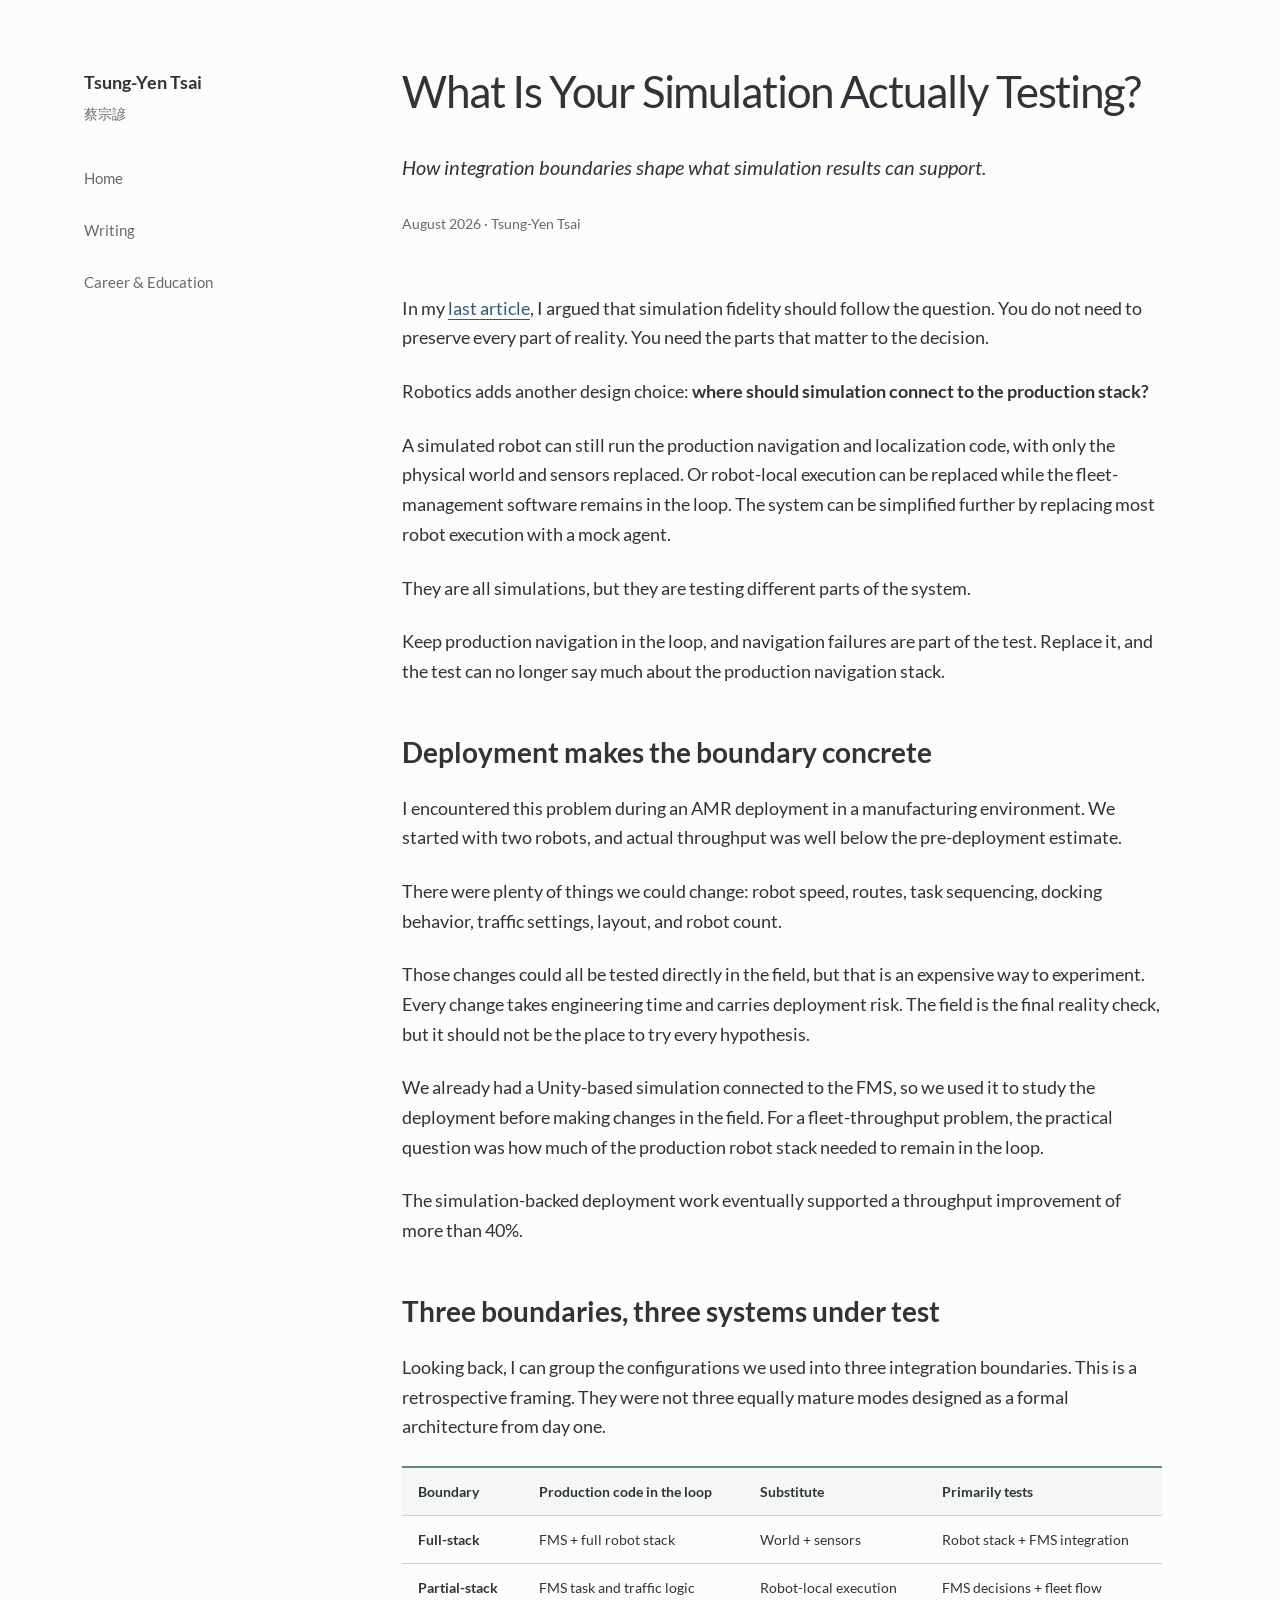
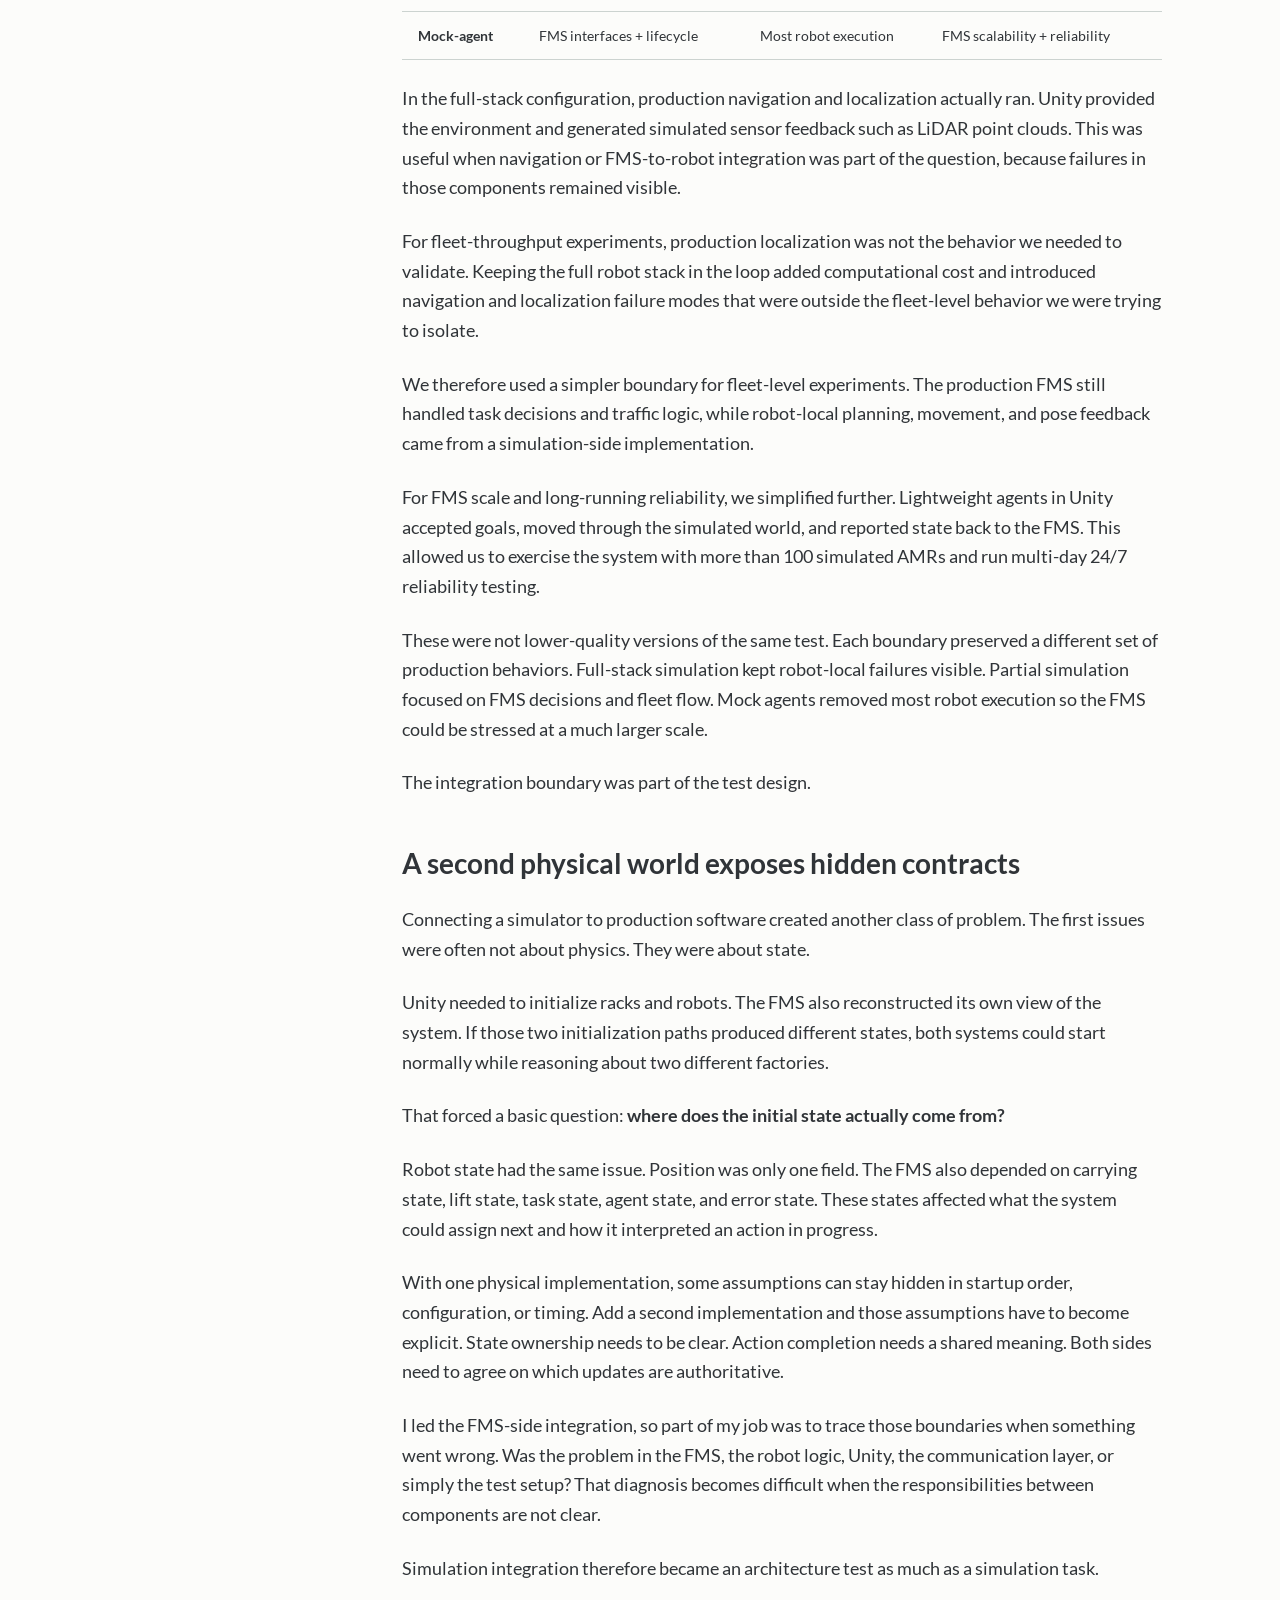
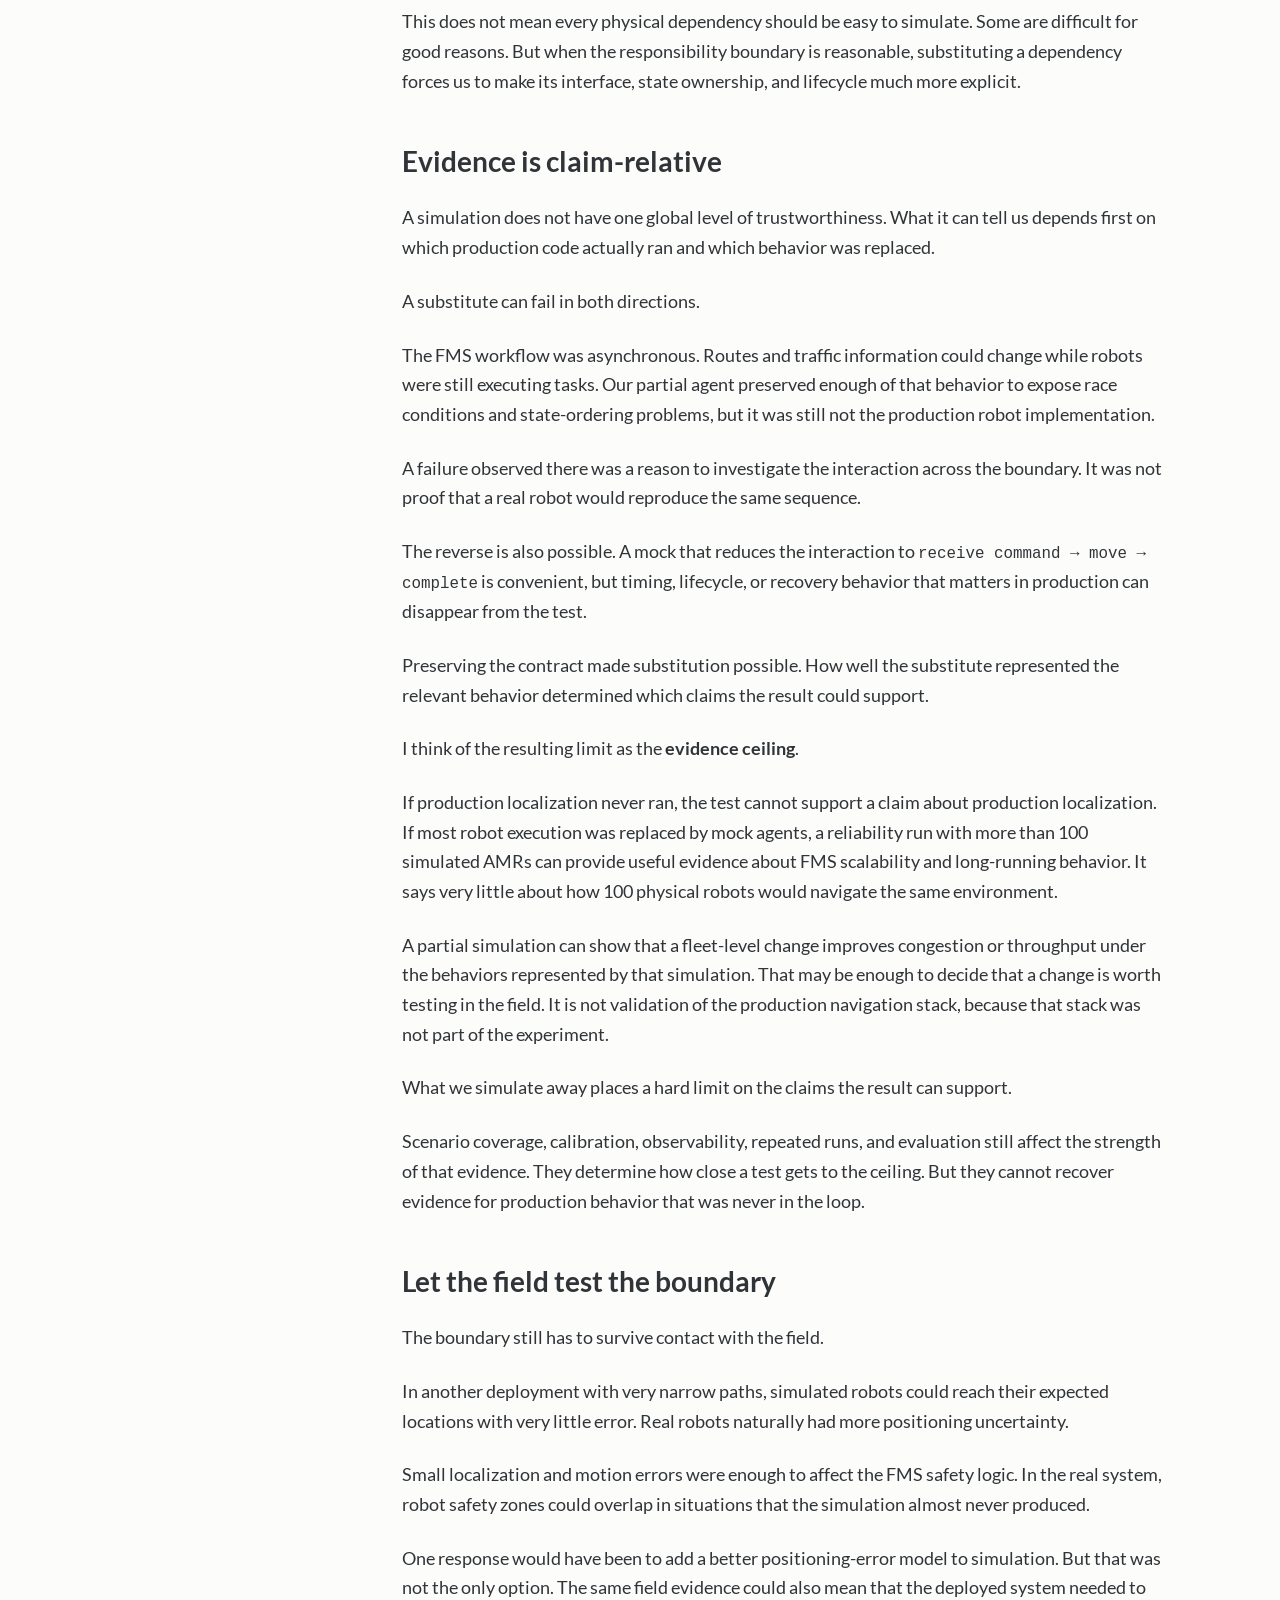
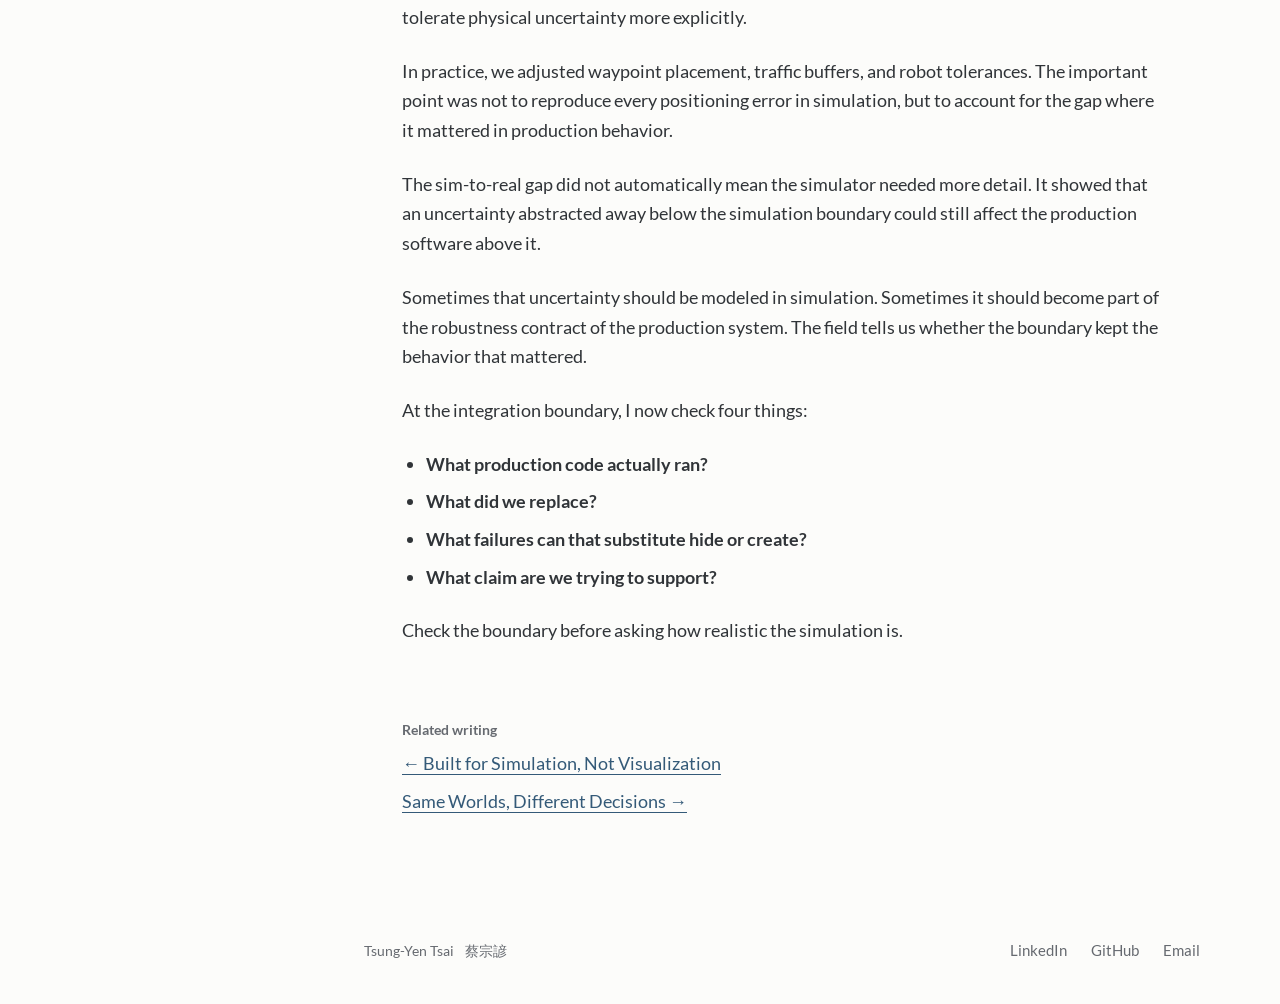
<file: posts/what-is-your-simulation-actually-testing.html>
<!doctype html>
<html lang="en">
  <head>
    <meta charset="utf-8">
    <title>What Is Your Simulation Actually Testing? | Tsung-Yen Tsai</title>
    <meta name="description"
      content="How simulation integration boundaries determine which production software remains under test and what the resulting evidence can support.">
    <link rel="stylesheet" href="../stylesheets/styles.css?v=20260916-neutral">
    <meta name="color-scheme" content="light">
    <meta name="theme-color" content="#FCFCFA">
    <meta name="viewport" content="width=device-width, initial-scale=1">
  </head>
  <body class="article-page">
    <a class="skip-link" href="#main-content">Skip to content</a>
    <div class="wrapper">
      <header class="site-header">
        <a class="site-name" href="../index.html" aria-label="Tsung-Yen Tsai — home">Tsung-Yen Tsai<span lang="zh-Hant">蔡宗諺</span></a>
        <nav aria-label="Main navigation">
          <ul>
            <li><a href="../index.html">Home</a></li>
            <li><a href="../index.html#writing">Writing</a></li>
            <li><a href="../index.html#career-history">Career &amp; Education</a></li>
          </ul>
        </nav>
      </header>
      <main id="main-content" tabindex="-1">
        <h1>What Is Your Simulation Actually Testing?</h1>
        <p><em>How integration boundaries shape what simulation results can
          support.</em></p>
        <p><small>August 2026 · Tsung-Yen Tsai</small></p>

        <p>In my <a href="built-for-simulation-not-visualization.html">last
          article</a>, I argued that simulation fidelity should follow the
          question. You do not need to preserve every part of reality. You need
          the parts that matter to the decision.</p>

        <p>Robotics adds another design choice: <strong>where should simulation
          connect to the production stack?</strong></p>

        <p>A simulated robot can still run the production navigation and
          localization code, with only the physical world and sensors replaced.
          Or robot-local execution can be replaced while the fleet-management
          software remains in the loop. The system can be simplified further by
          replacing most robot execution with a mock agent.</p>

        <p>They are all simulations, but they are testing different parts of the
          system.</p>

        <p>Keep production navigation in the loop, and navigation failures are
          part of the test. Replace it, and the test can no longer say much about
          the production navigation stack.</p>

        <h2>Deployment makes the boundary concrete</h2>

        <p>I encountered this problem during an AMR deployment in a manufacturing
          environment. We started with two robots, and actual throughput was well
          below the pre-deployment estimate.</p>

        <p>There were plenty of things we could change: robot speed, routes, task
          sequencing, docking behavior, traffic settings, layout, and robot
          count.</p>

        <p>Those changes could all be tested directly in the field, but that is
          an expensive way to experiment. Every change takes engineering time
          and carries deployment risk. The field is the final reality check, but
          it should not be the place to try every hypothesis.</p>

        <p>We already had a Unity-based simulation connected to the FMS, so we
          used it to study the deployment before making changes in the field. For
          a fleet-throughput problem, the practical question was how much of the
          production robot stack needed to remain in the loop.</p>

        <p>The simulation-backed deployment work eventually supported a
          throughput improvement of more than 40%.</p>

        <h2>Three boundaries, three systems under test</h2>

        <p>Looking back, I can group the configurations we used into three
          integration boundaries. This is a retrospective framing. They were not
          three equally mature modes designed as a formal architecture from day
          one.</p>

        <div class="table-scroll">
          <table class="compact-table">
            <thead>
              <tr>
                <th>Boundary</th>
                <th>Production code in the loop</th>
                <th>Substitute</th>
                <th>Primarily tests</th>
              </tr>
            </thead>
            <tbody>
              <tr>
                <td><strong>Full-stack</strong></td>
                <td>FMS + full robot stack</td>
                <td>World + sensors</td>
                <td>Robot stack + FMS integration</td>
              </tr>
              <tr>
                <td><strong>Partial-stack</strong></td>
                <td>FMS task and traffic logic</td>
                <td>Robot-local execution</td>
                <td>FMS decisions + fleet flow</td>
              </tr>
              <tr>
                <td><strong>Mock-agent</strong></td>
                <td>FMS interfaces + lifecycle</td>
                <td>Most robot execution</td>
                <td>FMS scalability + reliability</td>
              </tr>
            </tbody>
          </table>
        </div>

        <p>In the full-stack configuration, production navigation and
          localization actually ran. Unity provided the environment and
          generated simulated sensor feedback such as LiDAR point clouds. This
          was useful when navigation or FMS-to-robot integration was part of the
          question, because failures in those components remained visible.</p>

        <p>For fleet-throughput experiments, production localization was not the
          behavior we needed to validate. Keeping the full robot stack in the
          loop added computational cost and introduced navigation and
          localization failure modes that were outside the fleet-level behavior
          we were trying to isolate.</p>

        <p>We therefore used a simpler boundary for fleet-level experiments. The
          production FMS still handled task decisions and traffic logic, while
          robot-local planning, movement, and pose feedback came from a
          simulation-side implementation.</p>

        <p>For FMS scale and long-running reliability, we simplified further.
          Lightweight agents in Unity accepted goals, moved through the simulated
          world, and reported state back to the FMS. This allowed us to exercise
          the system with more than 100 simulated AMRs and run multi-day 24/7
          reliability testing.</p>

        <p>These were not lower-quality versions of the same test. Each boundary
          preserved a different set of production behaviors. Full-stack
          simulation kept robot-local failures visible. Partial simulation
          focused on FMS decisions and fleet flow. Mock agents removed most robot
          execution so the FMS could be stressed at a much larger scale.</p>

        <p>The integration boundary was part of the test design.</p>

        <h2>A second physical world exposes hidden contracts</h2>

        <p>Connecting a simulator to production software created another class
          of problem. The first issues were often not about physics. They were
          about state.</p>

        <p>Unity needed to initialize racks and robots. The FMS also reconstructed
          its own view of the system. If those two initialization paths produced
          different states, both systems could start normally while reasoning
          about two different factories.</p>

        <p>That forced a basic question: <strong>where does the initial state
          actually come from?</strong></p>

        <p>Robot state had the same issue. Position was only one field. The FMS
          also depended on carrying state, lift state, task state, agent state,
          and error state. These states affected what the system could assign
          next and how it interpreted an action in progress.</p>

        <p>With one physical implementation, some assumptions can stay hidden in
          startup order, configuration, or timing. Add a second implementation
          and those assumptions have to become explicit. State ownership needs
          to be clear. Action completion needs a shared meaning. Both sides need
          to agree on which updates are authoritative.</p>

        <p>I led the FMS-side integration, so part of my job was to trace those
          boundaries when something went wrong. Was the problem in the FMS, the
          robot logic, Unity, the communication layer, or simply the test setup?
          That diagnosis becomes difficult when the responsibilities between
          components are not clear.</p>

        <p>Simulation integration therefore became an architecture test as much
          as a simulation task.</p>

        <p>This does not mean every physical dependency should be easy to
          simulate. Some are difficult for good reasons. But when the
          responsibility boundary is reasonable, substituting a dependency
          forces us to make its interface, state ownership, and lifecycle much
          more explicit.</p>

        <h2>Evidence is claim-relative</h2>

        <p>A simulation does not have one global level of trustworthiness. What
          it can tell us depends first on which production code actually ran and
          which behavior was replaced.</p>

        <p>A substitute can fail in both directions.</p>

        <p>The FMS workflow was asynchronous. Routes and traffic information
          could change while robots were still executing tasks. Our partial
          agent preserved enough of that behavior to expose race conditions and
          state-ordering problems, but it was still not the production robot
          implementation.</p>

        <p>A failure observed there was a reason to investigate the interaction
          across the boundary. It was not proof that a real robot would reproduce
          the same sequence.</p>

        <p>The reverse is also possible. A mock that reduces the interaction to
          <code>receive command → move → complete</code> is convenient, but
          timing, lifecycle, or recovery behavior that matters in production can
          disappear from the test.</p>

        <p>Preserving the contract made substitution possible. How well the
          substitute represented the relevant behavior determined which claims
          the result could support.</p>

        <p>I think of the resulting limit as the <strong>evidence
          ceiling</strong>.</p>

        <p>If production localization never ran, the test cannot support a claim
          about production localization. If most robot execution was replaced by
          mock agents, a reliability run with more than 100 simulated AMRs can
          provide useful evidence about FMS scalability and long-running
          behavior. It says very little about how 100 physical robots would
          navigate the same environment.</p>

        <p>A partial simulation can show that a fleet-level change improves
          congestion or throughput under the behaviors represented by that
          simulation. That may be enough to decide that a change is worth testing
          in the field. It is not validation of the production navigation stack,
          because that stack was not part of the experiment.</p>

        <p>What we simulate away places a hard limit on the claims the result can
          support.</p>

        <p>Scenario coverage, calibration, observability, repeated runs, and
          evaluation still affect the strength of that evidence. They determine
          how close a test gets to the ceiling. But they cannot recover evidence
          for production behavior that was never in the loop.</p>

        <h2>Let the field test the boundary</h2>

        <p>The boundary still has to survive contact with the field.</p>

        <p>In another deployment with very narrow paths, simulated robots could
          reach their expected locations with very little error. Real robots
          naturally had more positioning uncertainty.</p>

        <p>Small localization and motion errors were enough to affect the FMS
          safety logic. In the real system, robot safety zones could overlap in
          situations that the simulation almost never produced.</p>

        <p>One response would have been to add a better positioning-error model
          to simulation. But that was not the only option. The same field evidence
          could also mean that the deployed system needed to tolerate physical
          uncertainty more explicitly.</p>

        <p>In practice, we adjusted waypoint placement, traffic buffers, and
          robot tolerances. The important point was not to reproduce every
          positioning error in simulation, but to account for the gap where it
          mattered in production behavior.</p>

        <p>The sim-to-real gap did not automatically mean the simulator needed
          more detail. It showed that an uncertainty abstracted away below the
          simulation boundary could still affect the production software above
          it.</p>

        <p>Sometimes that uncertainty should be modeled in simulation. Sometimes
          it should become part of the robustness contract of the production
          system. The field tells us whether the boundary kept the behavior that
          mattered.</p>

        <p>At the integration boundary, I now check four things:</p>

        <ul>
          <li><strong>What production code actually ran?</strong></li>
          <li><strong>What did we replace?</strong></li>
          <li><strong>What failures can that substitute hide or create?</strong></li>
          <li><strong>What claim are we trying to support?</strong></li>
        </ul>

        <p>Check the boundary before asking how realistic the simulation is.</p>

        <nav class="related-writing" aria-label="Related writing">
          <p class="related-writing-label">Related writing</p>
          <p><a href="built-for-simulation-not-visualization.html">
            &larr; Built for Simulation, Not Visualization</a></p>
          <p><a href="same-worlds-different-decisions.html">
            Same Worlds, Different Decisions &rarr;</a></p>
        </nav>
      </main>
      <footer class="site-footer">
        <p>Tsung-Yen Tsai <span lang="zh-Hant">蔡宗諺</span></p>
        <nav aria-label="Contact links">
          <a href="https://www.linkedin.com/in/tsungyentsai" target="_blank" rel="noopener">LinkedIn</a>
          <a href="https://github.com/tsungyentsai" target="_blank" rel="noopener">GitHub</a>
          <a href="mailto:tsungyentsai.work@gmail.com">Email</a>
        </nav>
      </footer>
    </div>
  </body>
</html>
</file>
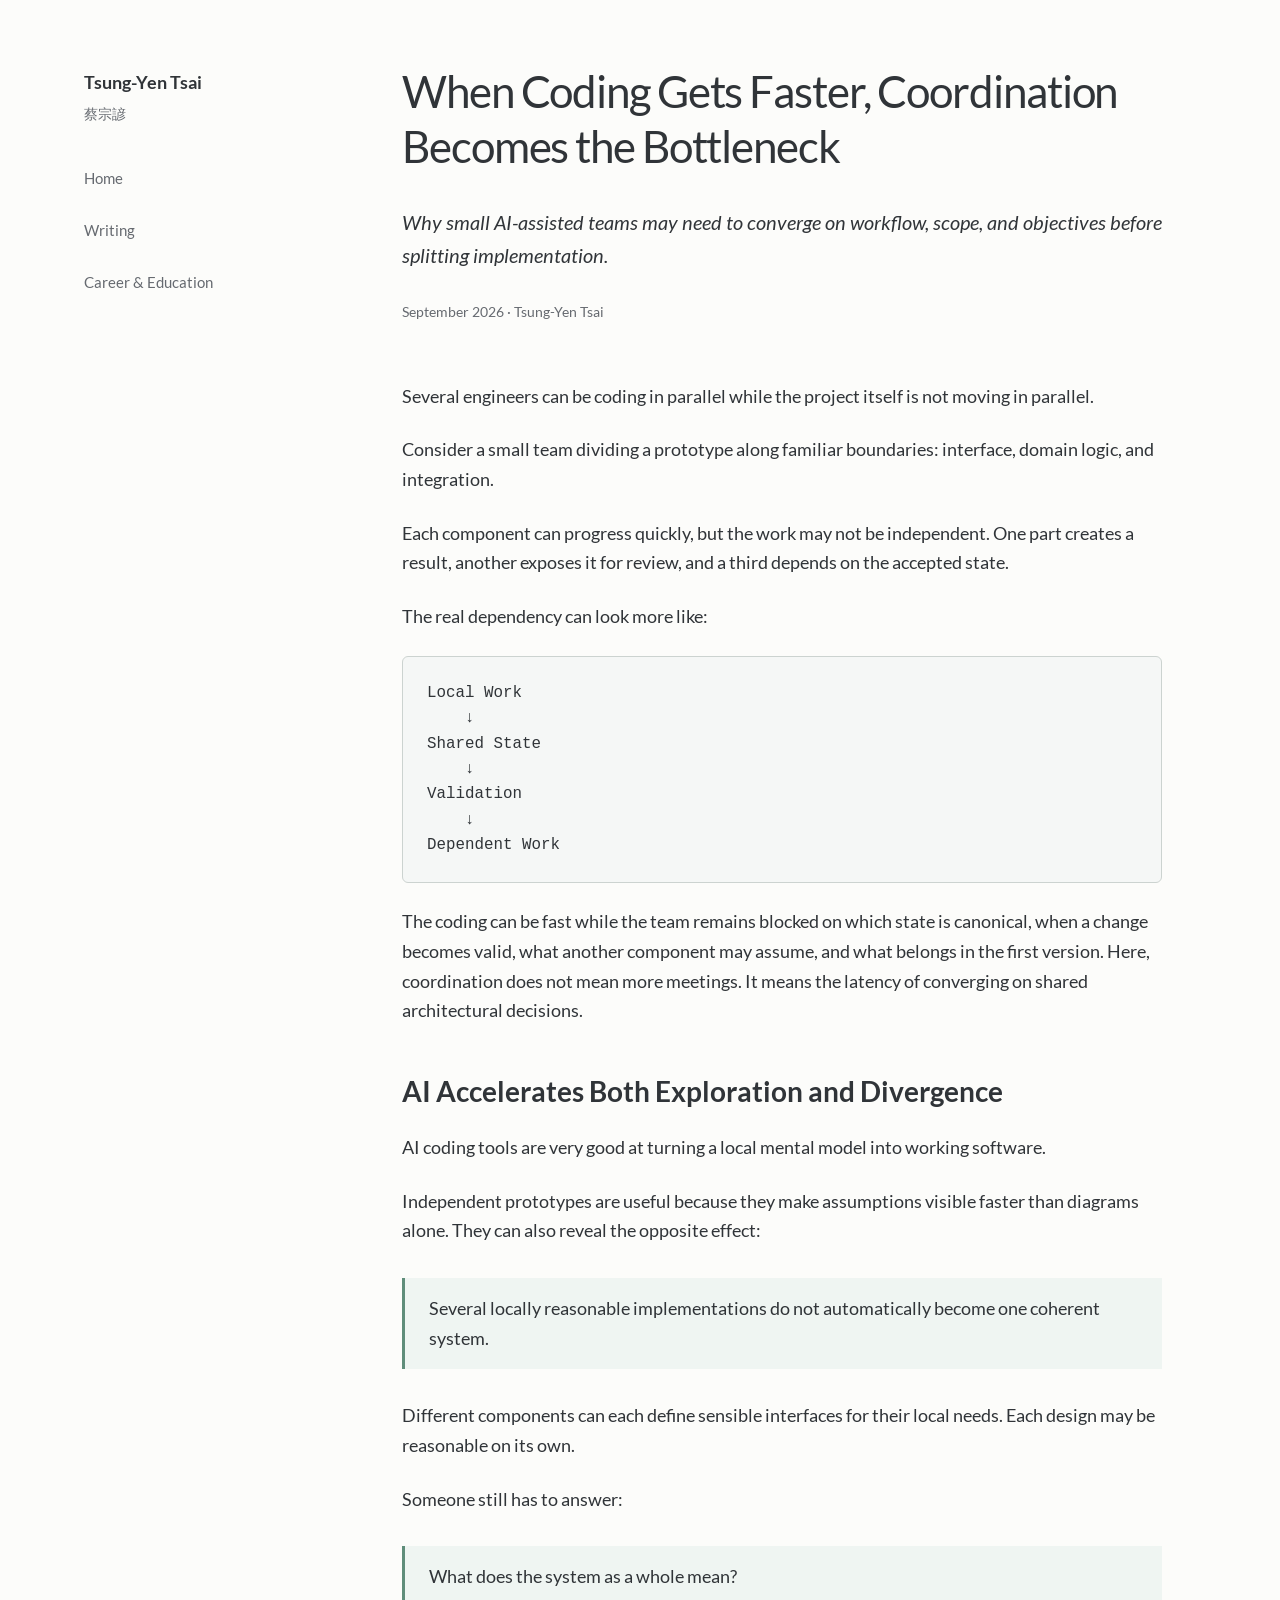
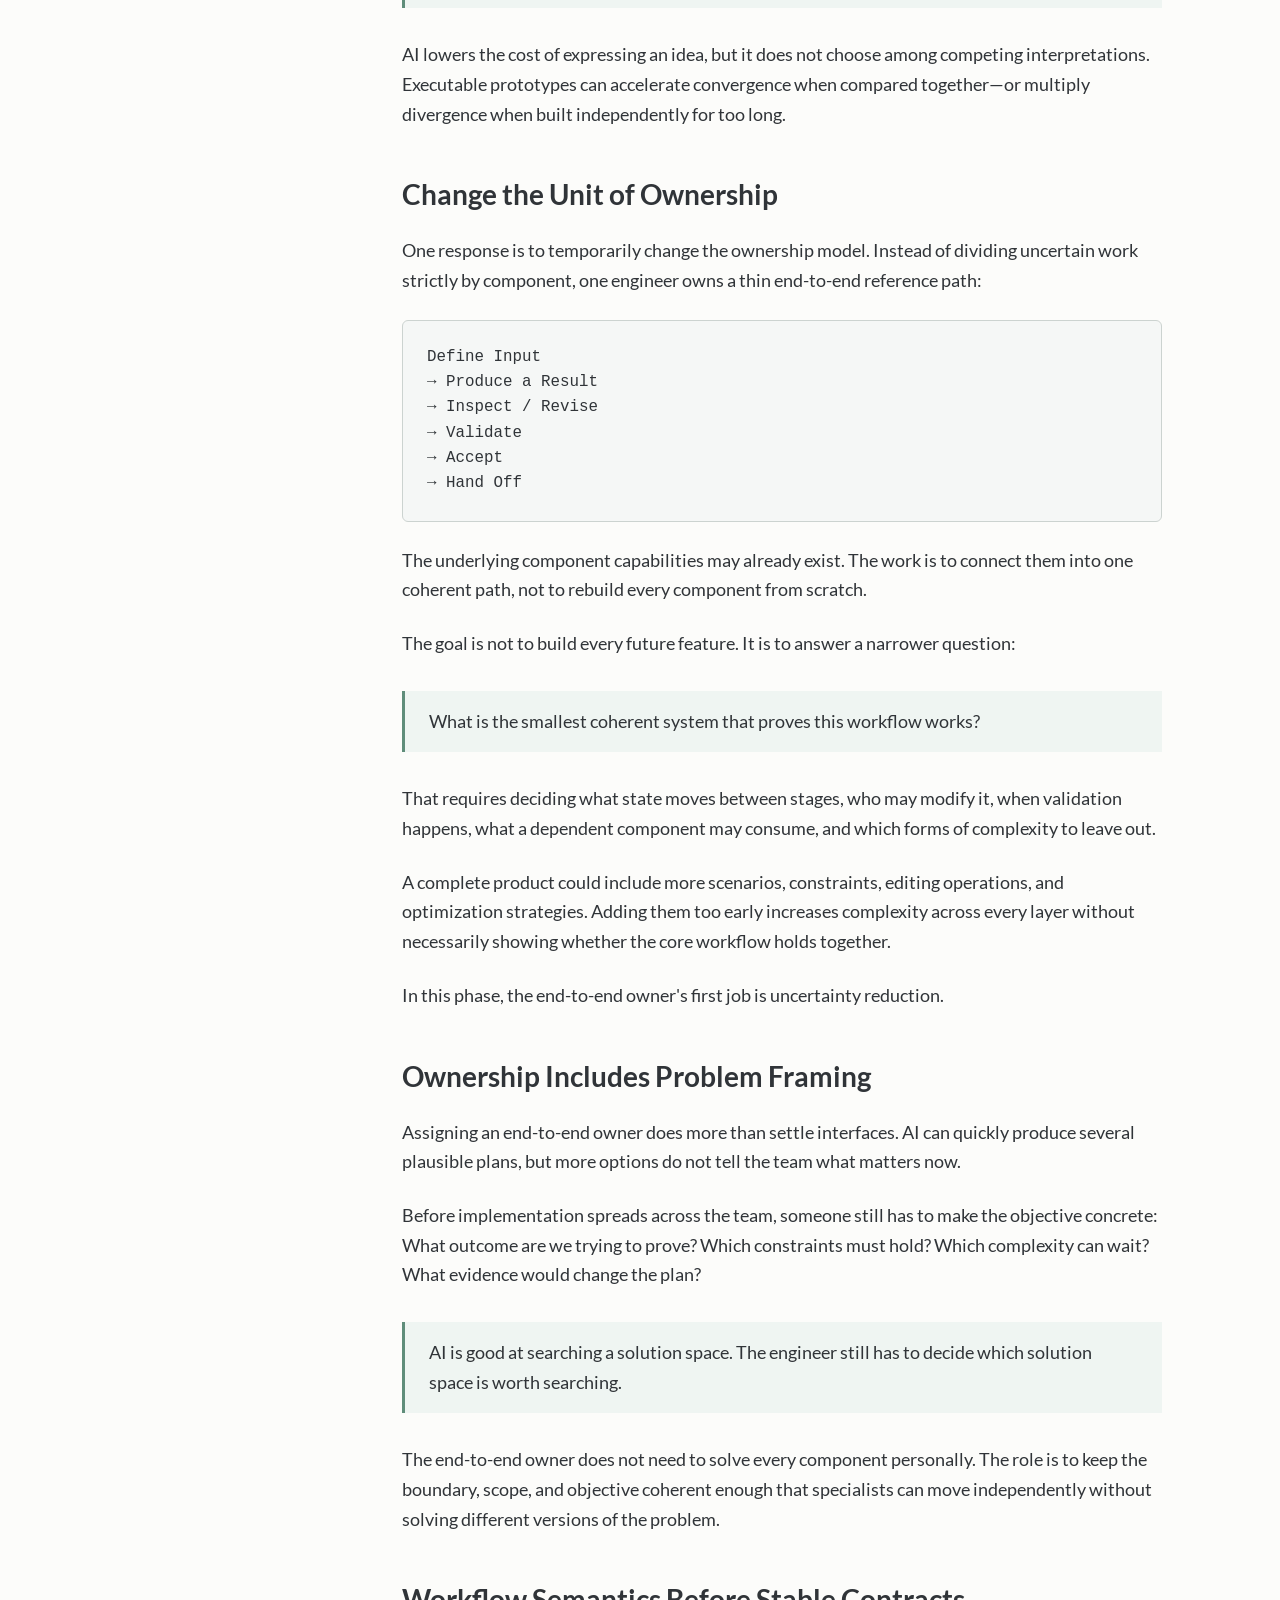
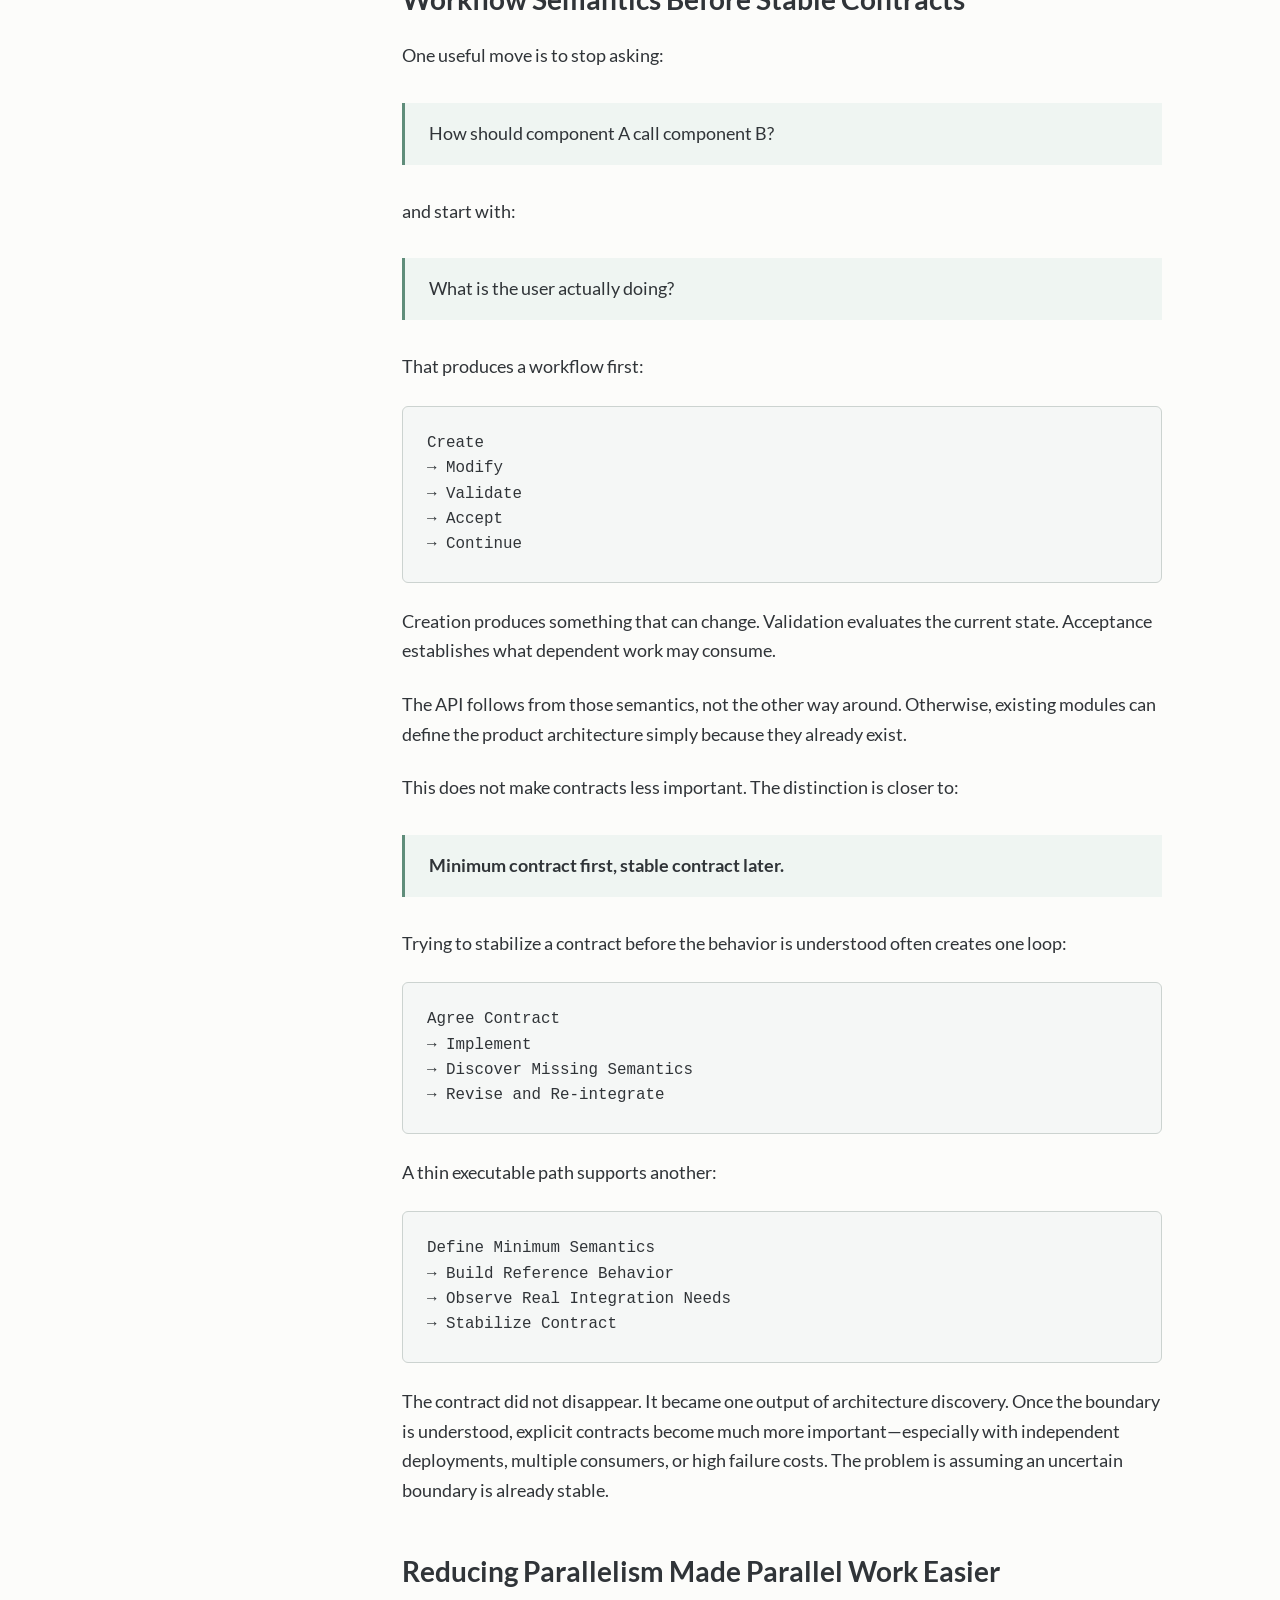
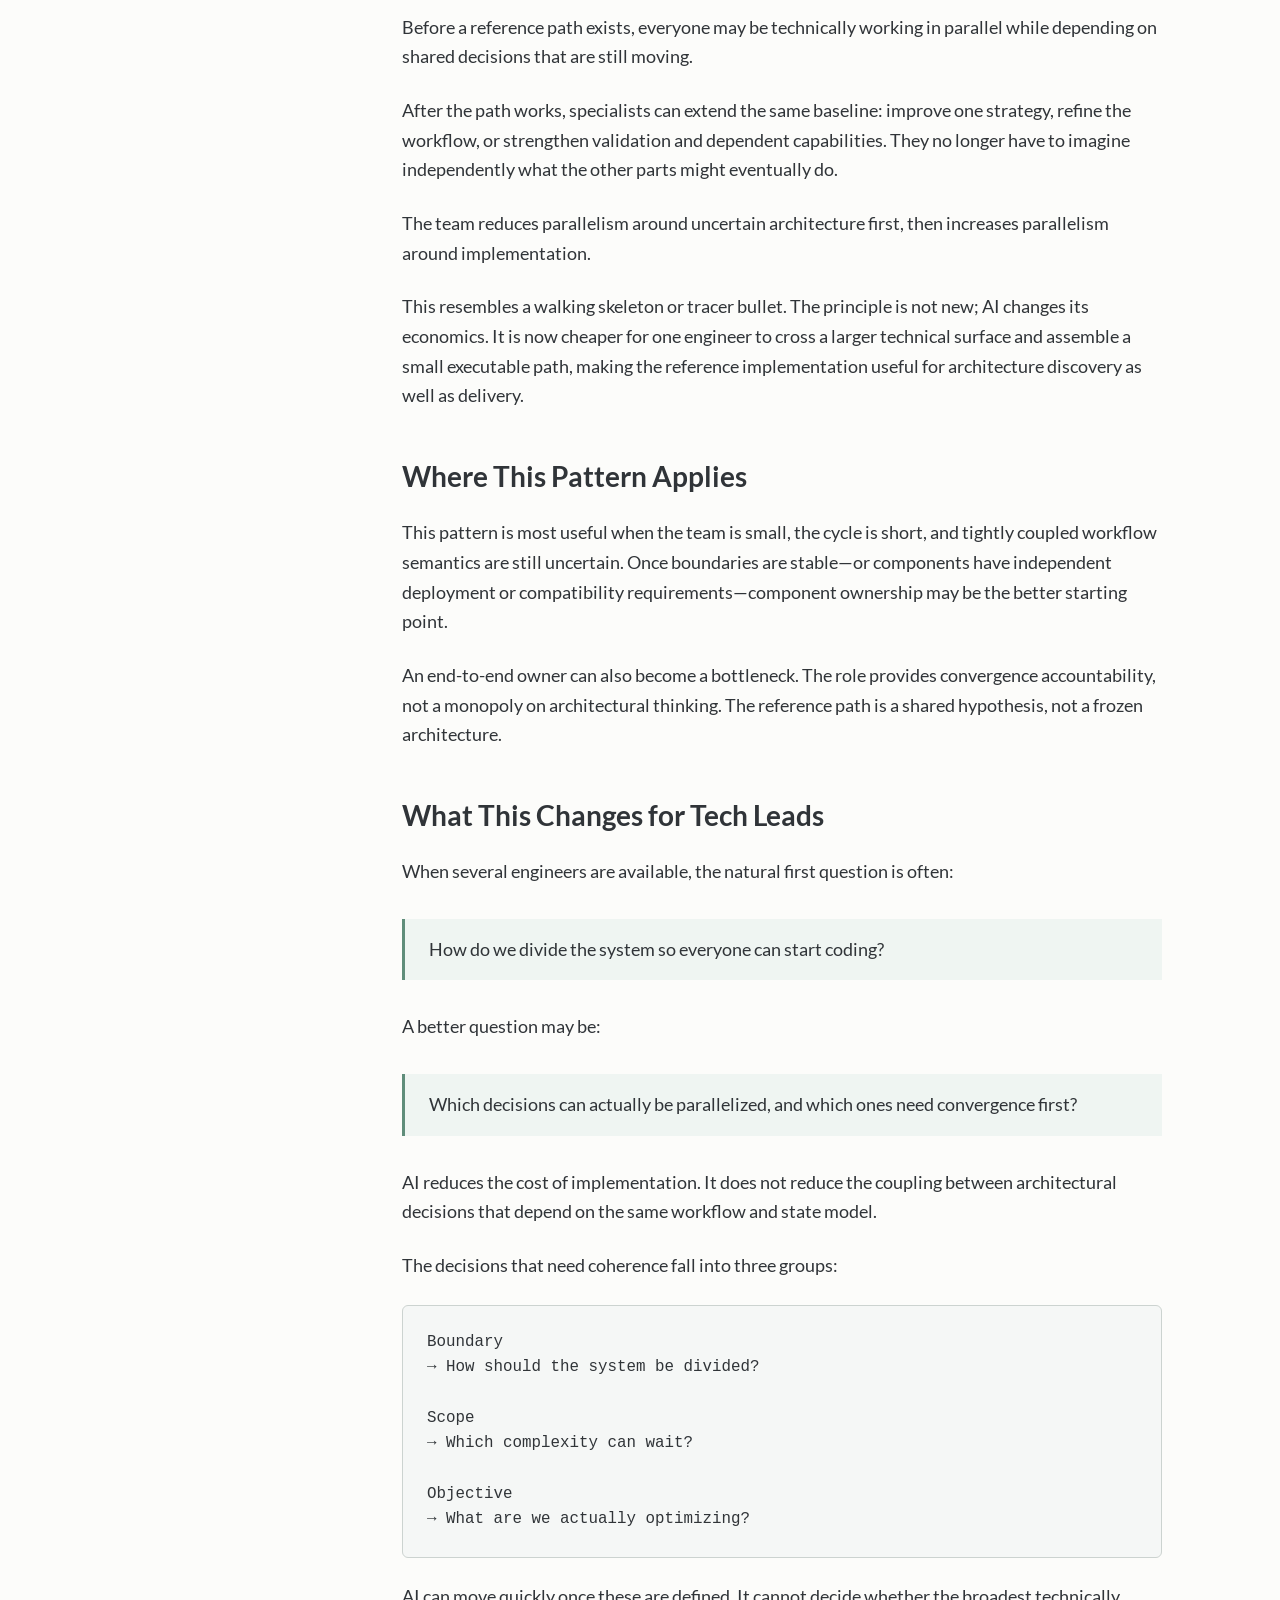
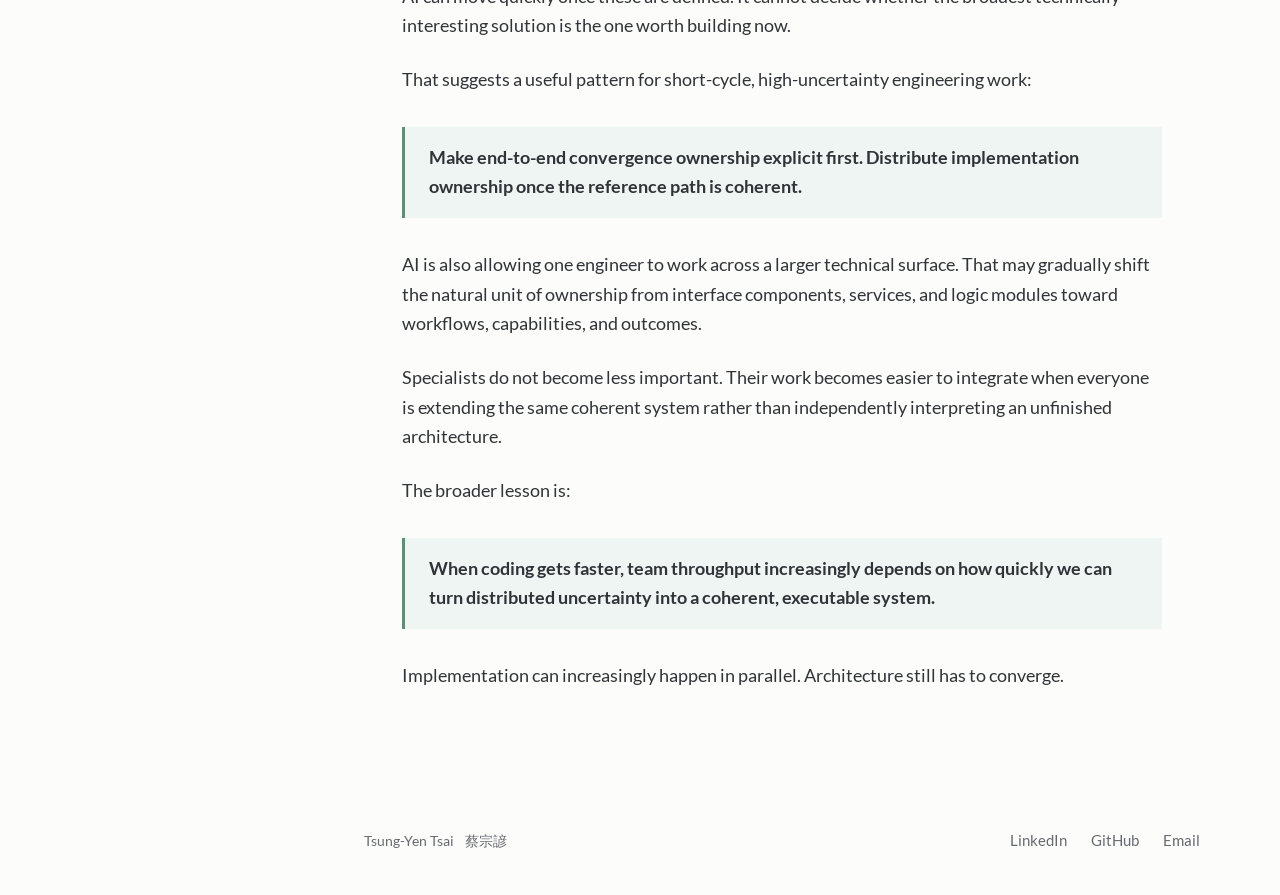
<file: posts/when-coding-gets-faster-coordination-becomes-the-bottleneck.html>
<!doctype html>
<html lang="en">
  <head>
    <meta charset="utf-8">
    <title>When Coding Gets Faster, Coordination Becomes the Bottleneck | Tsung-Yen Tsai</title>
    <meta name="description"
      content="How AI-assisted development changes the division of work and the Tech Lead's role in keeping workflow, scope, and objectives coherent.">
    <link rel="stylesheet" href="../stylesheets/styles.css?v=20260916-neutral">
    <meta name="color-scheme" content="light">
    <meta name="theme-color" content="#FCFCFA">
    <meta name="viewport" content="width=device-width, initial-scale=1">
  </head>
  <body class="article-page">
    <a class="skip-link" href="#main-content">Skip to content</a>
    <div class="wrapper">
      <header class="site-header">
        <a class="site-name" href="../index.html" aria-label="Tsung-Yen Tsai — home">Tsung-Yen Tsai<span lang="zh-Hant">蔡宗諺</span></a>
        <nav aria-label="Main navigation">
          <ul>
            <li><a href="../index.html">Home</a></li>
            <li><a href="../index.html#writing">Writing</a></li>
            <li><a href="../index.html#career-history">Career &amp; Education</a></li>
          </ul>
        </nav>
      </header>
      <main id="main-content" tabindex="-1">
        <h1>When Coding Gets Faster, Coordination Becomes the Bottleneck</h1>
        <p><em>Why small AI-assisted teams may need to converge on workflow,
          scope, and objectives before splitting
          implementation.</em></p>
        <p><small>September 2026 · Tsung-Yen Tsai</small></p>

        <p>Several engineers can be coding in parallel while the project itself
          is not moving in parallel.</p>

        <p>Consider a small team dividing a prototype along familiar
          boundaries: interface, domain logic, and integration.</p>

        <p>Each component can progress quickly, but the work may not be
          independent. One part creates a result, another exposes it for review,
          and a third depends on the accepted state.</p>

        <p>The real dependency can look more like:</p>

        <pre><code>Local Work
    ↓
Shared State
    ↓
Validation
    ↓
Dependent Work</code></pre>

        <p>The coding can be fast while the team remains blocked on which state
          is canonical, when a change becomes valid, what another component may
          assume, and what belongs in the first version. Here, coordination does
          not mean more meetings. It means the latency of converging on shared
          architectural decisions.</p>

        <h2>AI Accelerates Both Exploration and Divergence</h2>

        <p>AI coding tools are very good at turning a local mental model into
          working software.</p>

        <p>Independent prototypes are useful because they make assumptions
          visible faster than diagrams alone. They can also reveal the opposite
          effect:</p>

        <blockquote>
          <p>Several locally reasonable implementations do not automatically
            become one coherent system.</p>
        </blockquote>

        <p>Different components can each define sensible interfaces for their
          local needs. Each design may be reasonable on its own.</p>

        <p>Someone still has to answer:</p>

        <blockquote>
          <p>What does the system as a whole mean?</p>
        </blockquote>

        <p>AI lowers the cost of expressing an idea, but it does not choose
          among competing interpretations. Executable prototypes can accelerate
          convergence when compared together—or multiply divergence when built
          independently for too long.</p>

        <h2>Change the Unit of Ownership</h2>

        <p>One response is to temporarily change the ownership model. Instead
          of dividing uncertain work strictly by component, one engineer owns a
          thin end-to-end reference path:</p>

        <pre><code>Define Input
→ Produce a Result
→ Inspect / Revise
→ Validate
→ Accept
→ Hand Off</code></pre>

        <p>The underlying component capabilities may already exist. The work is
          to connect them into one coherent path, not to rebuild every component
          from scratch.</p>

        <p>The goal is not to build every future feature. It is to answer
          a narrower question:</p>

        <blockquote>
          <p>What is the smallest coherent system that proves this workflow
            works?</p>
        </blockquote>

        <p>That requires deciding what state moves between stages, who may
          modify it, when validation happens, what a dependent component may
          consume, and which forms of complexity to leave out.</p>

        <p>A complete product could include more scenarios, constraints, editing
          operations, and optimization strategies. Adding them too early
          increases complexity across every layer without necessarily showing
          whether the core workflow holds together.</p>

        <p>In this phase, the end-to-end owner's first job is uncertainty
          reduction.</p>

        <h2>Ownership Includes Problem Framing</h2>

        <p>Assigning an end-to-end owner does more than settle interfaces. AI
          can quickly produce several plausible plans, but more options do not
          tell the team what matters now.</p>

        <p>Before implementation spreads across the team, someone still has to
          make the objective concrete: What outcome are we trying to prove?
          Which constraints must hold? Which complexity can wait? What evidence
          would change the plan?</p>

        <blockquote>
          <p>AI is good at searching a solution space. The engineer still has
            to decide which solution space is worth searching.</p>
        </blockquote>

        <p>The end-to-end owner does not need to solve every component
          personally. The role is to keep the boundary, scope, and objective
          coherent enough that specialists can move independently without
          solving different versions of the problem.</p>

        <h2>Workflow Semantics Before Stable Contracts</h2>

        <p>One useful move is to stop asking:</p>

        <blockquote>
          <p>How should component A call component B?</p>
        </blockquote>

        <p>and start with:</p>

        <blockquote>
          <p>What is the user actually doing?</p>
        </blockquote>

        <p>That produces a workflow first:</p>

        <pre><code>Create
→ Modify
→ Validate
→ Accept
→ Continue</code></pre>

        <p>Creation produces something that can change. Validation evaluates
          the current state. Acceptance establishes what dependent work may
          consume.</p>

        <p>The API follows from those semantics, not the other way around.
          Otherwise, existing modules can define the product architecture simply
          because they already exist.</p>

        <p>This does not make contracts less important. The distinction is
          closer to:</p>

        <blockquote>
          <p><strong>Minimum contract first, stable contract later.</strong></p>
        </blockquote>

        <p>Trying to stabilize a contract before the behavior is understood
          often creates one loop:</p>

        <pre><code>Agree Contract
→ Implement
→ Discover Missing Semantics
→ Revise and Re-integrate</code></pre>

        <p>A thin executable path supports another:</p>

        <pre><code>Define Minimum Semantics
→ Build Reference Behavior
→ Observe Real Integration Needs
→ Stabilize Contract</code></pre>

        <p>The contract did not disappear. It became one output of architecture
          discovery. Once the boundary is understood, explicit contracts become
          much more important—especially with independent deployments, multiple
          consumers, or high failure costs. The problem is assuming an uncertain
          boundary is already stable.</p>

        <h2>Reducing Parallelism Made Parallel Work Easier</h2>

        <p>Before a reference path exists, everyone may be technically working
          in parallel while depending on shared decisions that are still
          moving.</p>

        <p>After the path works, specialists can extend the same baseline:
          improve one strategy, refine the workflow, or strengthen validation
          and dependent capabilities. They no longer have to imagine
          independently what the other parts might eventually do.</p>

        <p>The team reduces parallelism around uncertain architecture first,
          then increases parallelism around implementation.</p>

        <p>This resembles a walking skeleton or tracer bullet. The principle is
          not new; AI changes its economics. It is now cheaper for one engineer
          to cross a larger technical surface and assemble a small executable
          path, making the reference implementation useful for architecture
          discovery as well as delivery.</p>

        <h2>Where This Pattern Applies</h2>

        <p>This pattern is most useful when the team is small, the cycle is
          short, and tightly coupled workflow semantics are still uncertain.
          Once boundaries are stable—or components have independent deployment
          or compatibility requirements—component ownership may be the better
          starting point.</p>

        <p>An end-to-end owner can also become a bottleneck. The role provides
          convergence accountability, not a monopoly on architectural thinking.
          The reference path is a shared hypothesis, not a frozen
          architecture.</p>

        <h2>What This Changes for Tech Leads</h2>

        <p>When several engineers are available, the natural first question is
          often:</p>

        <blockquote>
          <p>How do we divide the system so everyone can start coding?</p>
        </blockquote>

        <p>A better question may be:</p>

        <blockquote>
          <p>Which decisions can actually be parallelized, and which ones need
            convergence first?</p>
        </blockquote>

        <p>AI reduces the cost of implementation. It does not reduce the
          coupling between architectural decisions that depend on the same
          workflow and state model.</p>

        <p>The decisions that need coherence fall into three groups:</p>

        <pre><code>Boundary
→ How should the system be divided?

Scope
→ Which complexity can wait?

Objective
→ What are we actually optimizing?</code></pre>

        <p>AI can move quickly once these are defined. It cannot decide whether
          the broadest technically interesting solution is the one worth
          building now.</p>

        <p>That suggests a useful pattern for short-cycle, high-uncertainty
          engineering work:</p>

        <blockquote>
          <p><strong>Make end-to-end convergence ownership explicit first.
            Distribute implementation ownership once the reference path is
            coherent.</strong></p>
        </blockquote>

        <p>AI is also allowing one engineer to work across a larger technical
          surface. That may gradually shift the natural unit of ownership from
          interface components, services, and logic modules toward
          workflows, capabilities, and outcomes.</p>

        <p>Specialists do not become less important. Their work becomes easier
          to integrate when everyone is extending the same coherent system
          rather than independently interpreting an unfinished architecture.</p>

        <p>The broader lesson is:</p>

        <blockquote>
          <p><strong>When coding gets faster, team throughput increasingly
            depends on how quickly we can turn distributed uncertainty into a
            coherent, executable system.</strong></p>
        </blockquote>

        <p>Implementation can increasingly happen in parallel. Architecture
          still has to converge.</p>
      </main>
      <footer class="site-footer">
        <p>Tsung-Yen Tsai <span lang="zh-Hant">蔡宗諺</span></p>
        <nav aria-label="Contact links">
          <a href="https://www.linkedin.com/in/tsungyentsai" target="_blank" rel="noopener">LinkedIn</a>
          <a href="https://github.com/tsungyentsai" target="_blank" rel="noopener">GitHub</a>
          <a href="mailto:tsungyentsai.work@gmail.com">Email</a>
        </nav>
      </footer>
    </div>
  </body>
</html>
</file>
<file: stylesheets/styles.css>
/* Visual source: career/50_career_assets/presentations/visual-style/
   visual-style-guide.md v1.0 (2026-09-15).
   Website refinement: neutral text, fewer decorative rules; green is reserved
   for interaction feedback and meaningful diagram accents. */
@import url("article-figures.css");

@font-face {
  font-family: Lato;
  font-style: normal;
  font-weight: 400;
  font-display: swap;
  src: url("../assets/fonts/Lato-Regular.ttf") format("truetype");
}
@font-face {
  font-family: Lato;
  font-style: normal;
  font-weight: 700;
  font-display: swap;
  src: url("../assets/fonts/Lato-Bold.ttf") format("truetype");
}
@font-face {
  font-family: Lato;
  font-style: italic;
  font-weight: 400;
  font-display: swap;
  src: url("../assets/fonts/Lato-Italic.ttf") format("truetype");
}

:root {
  color-scheme: light;
  --canvas: #FCFCFA;
  --text: #303438;
  --heading: #303438;
  --muted: #666A70;
  --accent-text: #356B5B;
  --accent-line: #5F8D7A;
  --accent-fill: #DCE9E3;
  --accent-surface: #EFF5F2;
  --accent-border: #A8BFB2;
  --secondary: #4B7191;
  --secondary-text: #345A78;
  --secondary-fill: #DFE8EF;
  --secondary-border: #8DA6B9;
  --neutral-fill: #ECEFED;
  --neutral-surface: #F5F7F6;
  --border: #CCD3D0;
  --on-dark: #FFFFFF;
}

* { box-sizing: border-box; }
html { scroll-padding-top: 24px; }
body {
  margin: 0;
  background: var(--canvas);
  color: var(--text);
  font-family: Lato, "Noto Sans TC", "PingFang TC", "Microsoft JhengHei", Arial, sans-serif;
  font-size: 18px;
  line-height: 1.65;
  -webkit-font-smoothing: antialiased;
}
::selection { background: var(--accent-fill); color: var(--text); }
a {
  color: var(--secondary-text);
  text-decoration-thickness: 1px;
  text-underline-offset: 4px;
}
a:hover { color: var(--accent-text); text-decoration-thickness: 2px; }
a:focus-visible, [tabindex]:focus-visible {
  outline: 2px solid var(--accent-text);
  outline-offset: 3px;
  border-radius: 2px;
}
.skip-link {
  position: absolute;
  top: 12px;
  left: 20px;
  z-index: 2;
  padding: 12px 20px;
  background: var(--accent-text);
  color: var(--on-dark);
  transform: translateY(-160%);
}
.skip-link:focus { transform: none; color: var(--on-dark); }
.wrapper {
  display: grid;
  grid-template-columns: 220px minmax(0, 1fr);
  column-gap: 64px;
  max-width: 1200px;
  padding: 0 40px;
  margin: 0 auto;
}
.wrapper > main, .wrapper > .site-footer { grid-column: 2; min-width: 0; }
.site-header {
  grid-column: 1;
  grid-row: 1 / span 2;
  align-self: start;
  position: sticky;
  top: 64px;
  display: flex;
  flex-direction: column;
  align-items: flex-start;
  gap: 32px;
  margin-top: 64px;
  max-height: calc(100dvh - 96px);
  overflow-y: auto;
  padding: 4px;
}
.site-name {
  color: var(--text);
  flex-shrink: 0;
  display: inline-flex;
  flex-direction: column;
  align-items: flex-start;
  gap: 4px;
  min-height: 44px;
  font-size: 18px;
  font-weight: 700;
  text-decoration: none;
}
.site-name span { color: var(--muted); font-size: 14px; font-weight: 400; }
.site-header ul {
  display: flex;
  flex-direction: column;
  flex-wrap: wrap;
  gap: 8px 24px;
  margin: 0;
  padding: 0;
  list-style: none;
}
.site-header li + li { margin-top: 0; }
.site-header nav a {
  color: var(--muted);
  text-decoration: none;
  display: inline-flex;
  align-items: center;
  min-height: 44px;
  font-size: 15px;
}
.site-header nav a:hover, .site-footer a:hover, .writing-collection li a:hover { text-decoration: underline; color: var(--accent-text); }
h1, h2, h3, h4, h5, h6 { line-height: 1.25; }
h1 { margin: 0 0 32px; font-size: 48px; font-weight: 400; letter-spacing: -0.025em; }
h2 { margin: 48px 0 24px; color: var(--heading); font-size: 28px; }
h3 { margin: 32px 0 16px; color: var(--heading); font-size: 20px; }
p, ul, ol, dl, table, pre { margin: 0 0 24px; }
ul, ol { padding-left: 24px; }
li + li { margin-top: 8px; }
strong { font-weight: 700; }
small { font-size: 14px; color: var(--muted); }
img { max-width: 100%; height: auto; }
hr { border: 0; border-top: 1px solid var(--border); margin: 32px 0; }
blockquote {
  margin: 32px 0;
  padding: 16px 24px;
  border-left: 3px solid var(--accent-line);
  background: var(--accent-surface);
}
blockquote > :last-child { margin-bottom: 0; }
code, pre { font-family: ui-monospace, SFMono-Regular, Consolas, monospace; font-size: 0.88em; }
pre {
  padding: 24px;
  border: 1px solid var(--border);
  border-radius: 6px;
  background: var(--neutral-surface);
  overflow-x: auto;
  line-height: 1.6;
}
pre code { font-size: inherit; }
table { width: 100%; border-collapse: collapse; font-size: 16px; }
th, td { text-align: left; padding: 12px 16px; border-bottom: 1px solid var(--border); vertical-align: top; }
th { background: var(--neutral-surface); font-weight: 700; }
thead { border-top: 2px solid var(--accent-line); }
.table-scroll { overflow-x: auto; margin: 24px 0; }
.table-scroll table { min-width: 680px; margin: 0; }
.compact-table { font-size: 14px; }

/* Home: one introduction, open work columns, and a quiet writing index. */
.intro { max-width: 880px; padding: 72px 0 64px; }
.intro h1 { color: var(--text); margin-bottom: 32px; }
.intro h1 span {
  display: inline-block;
  margin-left: 16px;
  color: var(--heading);
  font-size: 28px;
  letter-spacing: 0;
}
.intro-statement {
  font-size: 23px;
  line-height: 1.6;
  margin-bottom: 24px;
}
.intro > p:last-child { max-width: 760px; margin-bottom: 0; color: var(--muted); }
.home-section { padding: 24px 0 48px; }
.home-section > h2 { margin: 0 0 32px; font-size: 24px; }
.work-list { display: grid; grid-template-columns: repeat(3, minmax(0, 1fr)); gap: 32px; list-style: none; padding: 0; margin: 0; }
.work-list li { margin: 0; }
.work-list strong { display: block; font-size: 20px; line-height: 1.4; margin-bottom: 12px; }
.work-description { display: block; color: var(--muted); font-size: 17px; }
.writing-section { display: grid; grid-template-columns: minmax(0, 1fr); gap: 0; }
.writing-collection h3 { margin: 0 0 12px; color: var(--heading); }
.writing-collection-description { color: var(--muted); font-size: 16px; max-width: 64ch; }
.writing-collection + .writing-collection { margin-top: 40px; }
.writing-collection ul { list-style: none; padding: 0; margin: 0; }
.writing-collection li { display: flex; align-items: baseline; gap: 24px; justify-content: space-between; margin: 0; padding: 10px 0; }
.writing-collection li a { font-size: 18px; line-height: 1.5; text-decoration: none; }
.writing-collection time { flex-shrink: 0; color: var(--muted); font-size: 14px; }

/* Career and articles use a comfortable reading width. */
.career-page main, .article-page main { width: 100%; max-width: 760px; margin: 0 auto; padding: 64px 0; }
.career-page h1, .article-page h1 { color: var(--text); }
.career-list { list-style: none; padding: 0; }
.career-list li { padding: 16px 0; margin: 0; }
.career-list strong { color: var(--text); }
.article-page h1 { font-size: 44px; }
.article-page main > h1 + p { color: var(--heading); font-size: 20px; }
.article-page main > h1 + p + p { padding-bottom: 24px; margin-bottom: 32px; }
.related-writing { margin-top: 48px; padding-top: 24px; }
.related-writing p { margin-bottom: 8px; }
.related-writing-label { color: var(--muted); font-size: 14px; font-weight: 700; }
.article-figure figcaption { color: var(--muted); font-size: 14px; }
.site-footer { display: flex; align-items: center; justify-content: space-between; gap: 24px; padding: 40px 0 32px; }
.site-footer p { margin: 0; color: var(--muted); font-size: 14px; }
.site-footer p span { margin-left: 8px; }
.site-footer nav { display: flex; flex-wrap: wrap; gap: 24px; }
.site-footer a { color: var(--muted); text-decoration: none; display: inline-flex; align-items: center; min-height: 44px; font-size: 15px; }

@media (min-width: 961px) and (max-width: 1100px) {
  .world-layout, .policy-examples { grid-template-columns: 1fr; }
}
@media (max-width: 960px) {
  .wrapper { display: block; }
  .site-header { position: static; gap: 8px; margin-top: 0; max-height: none; overflow: visible; padding: 20px 0; }
  .site-name { flex-direction: row; align-items: center; gap: 12px; }
  .site-header ul { flex-direction: row; }
  .site-header li + li { margin-top: 0; }
  .intro { padding-top: 48px; }
  .writing-section { grid-template-columns: 1fr; gap: 0; }
  .work-list { gap: 24px; }
}
@media (max-width: 720px) {
  .wrapper { padding: 0 24px; }
  body { font-size: 17px; overflow-wrap: break-word; }
  h1, .article-page h1 { font-size: 34px; }
  h2 { font-size: 24px; margin-top: 40px; }
  .site-header ul { gap: 0 20px; }
  .intro { padding: 40px 0; }
  .intro h1 span { display: block; font-size: 23px; margin: 12px 0 0; }
  .intro-statement { font-size: 20px; }
  .home-section { padding: 32px 0; }
  .home-section > h2 { margin-bottom: 24px; }
  .work-list { grid-template-columns: 1fr; gap: 24px; }
  .work-list strong { margin-bottom: 8px; }
  .writing-collection li { flex-direction: column; gap: 8px; padding: 16px 0; }
  .career-page main, .article-page main { padding: 40px 0; }
  .site-footer { align-items: flex-start; flex-direction: column; gap: 12px; }
  pre { padding: 16px; overflow-wrap: normal; }
  .world-layout, .policy-examples { grid-template-columns: 1fr; }
  .world-layout { gap: 18px; }
  .policy-example { padding: 12px 14px; }
  .policy-request-sequence { max-width: 260px; }
  .comparison-boundary { overflow: visible; }
  .comparison-boundary table, .comparison-boundary tbody, .comparison-boundary tr, .comparison-boundary td { display: block; }
  .comparison-boundary table { min-width: 0; }
  .comparison-boundary thead { clip-path: inset(50%); height: 1px; overflow: hidden; position: absolute; white-space: nowrap; width: 1px; }
  .comparison-boundary tr { border: 1px solid var(--border); border-radius: 6px; margin-bottom: 16px; overflow: hidden; }
  .comparison-boundary td { padding: 12px; }
  .comparison-boundary td:last-child { border-bottom: 0; }
  .comparison-boundary td::before { color: var(--muted); content: attr(data-label); display: block; font-size: 14px; font-weight: 700; margin-bottom: 4px; }
}
@media print {
  .wrapper { display: block; max-width: none; padding: 0; }
  body { font-size: 12pt; }
  .site-header, .site-footer, .skip-link { display: none; }
  .article-page main, .career-page main { max-width: none; padding: 0; }
  h1, .article-page h1 { font-size: 28pt; }
  h2, h3 { break-after: avoid; }
  .article-figure, .work-list li { break-inside: avoid; }
}
</file>
<file: stylesheets/homepage.css>
/* Homepage only. Editorial baseline: user-selected visual prototype v3.
   Shared color tokens and local fonts come from styles.css. Keep article
   and career-page styles unchanged. Containers own horizontal gutters;
   sections own vertical spacing. */
.home-page { overflow-wrap: anywhere; }
.home-page h1, .home-page h2, .home-page h3,
.home-page h4, .home-page p, .home-page figure { margin: 0; }
.home-page .wrap {
  width: 100%;
  max-width: 1180px;
  margin-inline: auto;
  padding-inline: 36px;
}
.home-page main:focus { outline: none; }
.home-page section { scroll-margin-top: 24px; }
.home-header {
  display: flex;
  align-items: center;
  justify-content: space-between;
  gap: 24px;
  min-height: 76px;
  position: relative;
}
.home-header::after, .home-footer::before {
  content: "";
  position: absolute;
  inset-inline: 36px;
  height: 1px;
  background: var(--border);
}
.home-header::after { bottom: 0; }
.home-name {
  display: inline-flex;
  gap: 10px;
  align-items: baseline;
  color: var(--text);
  text-decoration: none;
  font-weight: 700;
}
.home-name span + span { font-weight: 400; font-size: 14px; color: var(--muted); }
.home-header nav, .hero-meta nav, .home-footer nav { display: flex; flex-wrap: wrap; gap: 8px 26px; }
.home-header nav a, .hero-meta a, .home-footer a {
  display: inline-flex;
  align-items: center;
  min-height: 44px;
  color: var(--muted);
  font-size: 14px;
  text-decoration: none;
}
.home-page a:hover { color: var(--accent-text); text-decoration: underline; }
.hero {
  display: grid;
  grid-template-columns: minmax(0, 1.25fr) minmax(280px, .75fr);
  align-items: center;
  gap: 64px;
  padding-block: 80px 72px;
  min-height: 550px;
}
.hero-copy { min-width: 0; }
.home-page .hero-name { font-size: 76px; line-height: 1.05; font-weight: 400; letter-spacing: -.04em; }
.home-page .hero-role { margin-top: 18px; color: var(--accent-text); font-size: 14px; letter-spacing: .06em; }
.home-page .hero-scope { margin-top: 26px; font-size: 30px; line-height: 1.5; letter-spacing: -.02em; }
.home-page .hero-intro { margin-top: 24px; color: var(--heading); font-size: 18px; line-height: 1.85; }
.hero-intro strong { font-weight: 400; }
.hero-meta { display: flex; flex-wrap: wrap; gap: 0 22px; align-items: center; margin-top: 20px; color: var(--muted); font-size: 14px; }
.hero-meta nav { gap: 20px; }
.hero-portrait {
  width: calc(100% - 8px);
  max-width: 378px;
  justify-self: end;
  transform: translate(6px, 32px);
}
.hero-portrait img {
  display: block;
  width: 100%;
  height: auto;
  filter: saturate(.87) contrast(.92) brightness(1.03);
  /* The asset is already transparent; soften only its outermost brush strokes. */
  -webkit-mask-image: linear-gradient(to right, transparent, #000 4%, #000 96%, transparent), linear-gradient(to bottom, transparent, #000 4%, #000 95%, transparent);
  -webkit-mask-composite: source-in;
  mask-image: linear-gradient(to right, transparent, #000 4%, #000 96%, transparent), linear-gradient(to bottom, transparent, #000 4%, #000 95%, transparent);
  mask-composite: intersect;
}
.career-strip { position: relative; padding-block: 24px 28px; border-block: 1px solid var(--border); }
.career-heading { display: flex; justify-content: space-between; align-items: baseline; gap: 24px; margin-bottom: 16px; }
.home-page .career-heading h2 { color: var(--accent-text); font-size: 14px; letter-spacing: .08em; }
.career-details > summary {
  position: absolute;
  top: 13px;
  right: 0;
  display: flex;
  align-items: center;
  gap: 8px;
  min-height: 44px;
  color: var(--muted);
  font-size: 13px;
  cursor: pointer;
  list-style: none;
}
.career-details > summary::-webkit-details-marker { display: none; }
.career-details > summary:hover { color: var(--accent-text); }
.career-details > summary:focus-visible { outline: 2px solid var(--accent-text); outline-offset: 3px; border-radius: 2px; }
.career-chevron { display: inline-block; font-size: 18px; line-height: 1; }
.career-details[open] .career-chevron { transform: rotate(180deg); }
.career-history { display: grid; grid-template-columns: minmax(0, 1.35fr) minmax(0, .85fr); gap: 64px; margin-top: 24px; padding-top: 28px; border-top: 1px solid var(--border); scroll-margin-top: 24px; }
.home-page .history-heading { font-size: 14px; letter-spacing: .06em; color: var(--accent-text); }
.history-list { list-style: none; padding: 0; margin: 0; }
.history-list li { padding-block: 24px; margin: 0; border-bottom: 1px solid var(--border); }
.history-list li:last-child { border-bottom: 0; padding-bottom: 0; }
.history-title { display: flex; flex-wrap: wrap; gap: 6px 16px; align-items: baseline; justify-content: space-between; }
.home-page .history-title h4 { font-size: 17px; }
.history-title span { font-size: 13px; color: var(--muted); white-space: nowrap; }
.home-page .history-role { margin-top: 8px; font-size: 14px; color: var(--text); line-height: 1.6; }
.home-page .history-list p:not(.history-role) { margin-top: 10px; color: var(--muted); font-size: 15px; line-height: 1.75; }
.career-scroll { overflow-x: auto; overscroll-behavior-x: contain; padding-block: 8px; }
.career-timeline { list-style: none; display: grid; grid-template-columns: repeat(6, minmax(0, 1fr)); min-width: 810px; position: relative; margin: 0; padding: 0; }
.career-timeline::before { content: ""; position: absolute; left: 5px; right: 5px; top: 5px; height: 1px; background: var(--border); }
.career-timeline li { position: relative; padding: 26px 16px 0 0; margin: 0; }
.career-timeline li::before { content: ""; position: absolute; top: 0; left: 0; width: 11px; height: 11px; box-sizing: border-box; border: 2px solid var(--accent-line); border-radius: 50%; background: var(--canvas); }
.career-timeline .current::before { background: var(--accent-line); box-shadow: 0 0 0 4px var(--accent-surface); }
.career-timeline time { display: block; font-size: 12px; color: var(--muted); font-variant-numeric: tabular-nums; margin-bottom: 6px; }
.home-page .career-timeline h3 { font-size: 16px; line-height: 1.35; margin-bottom: 4px; }
.home-page .career-timeline p { font-size: 12px; line-height: 1.5; color: var(--muted); }
.judgments { padding-block: 72px 0; }
.judgments-intro { display: grid; grid-template-columns: 1fr .8fr; align-items: start; gap: 64px; padding-bottom: 28px; border-bottom: 1px solid var(--border); }
.home-page .judgments-intro h2 { color: var(--accent-text); font-size: 17px; font-weight: 700; letter-spacing: .06em; }
.home-page .judgments-purpose { margin-top: 12px; color: var(--heading); font-size: 19px; line-height: 1.65; }
.judgments-context { color: var(--muted); font-size: 15px; line-height: 1.8; }
.judgment { display: grid; grid-template-columns: 112px minmax(0, 1fr); gap: 40px; padding-block: 52px 64px; border-bottom: 1px solid var(--border); }
.judgment-label { display: flex; flex-direction: column; gap: 8px; padding-top: 8px; color: var(--muted); font-size: 12px; letter-spacing: .1em; }
.judgment-label span:first-child { color: var(--accent-text); font-size: 13px; }
.judgment-content { display: grid; grid-template-columns: minmax(0, 1fr) 240px; gap: 48px; align-items: start; }
.home-page .judgment-copy h3 { font-size: clamp(32px, 3.25vw, 42px); line-height: 1.35; font-weight: 400; letter-spacing: -.03em; color: var(--text); }
.home-page .judgment-copy p { margin-top: 22px; font-size: 18px; line-height: 1.8; color: var(--heading); }
.related { border-top: 2px solid var(--accent-line); padding-top: 12px; }
.home-page .related h4 { color: var(--accent-text); font-size: 13px; letter-spacing: .06em; }
.related-language { color: var(--muted); font-size: 12px; font-weight: 400; letter-spacing: 0; }
.related ul { list-style: none; margin: 10px 0 0; padding: 0; }
.related li { padding-block: 14px; margin: 0; border-top: 1px solid var(--border); }
.related li:first-child { border-top: 0; }
.related a { display: block; color: var(--text); font-size: 16px; line-height: 1.5; text-decoration: none; }
.related time { display: block; margin-top: 5px; font-size: 12px; color: var(--muted); font-variant-numeric: tabular-nums; }
.thinking { display: grid; grid-template-columns: 260px minmax(0, 1fr); gap: 64px; padding-block: 80px; }
.home-page .kicker { color: var(--accent-text); font-size: 12px; letter-spacing: .1em; margin-bottom: 14px; }
.home-page .thinking h2 { font-size: 32px; font-weight: 400; line-height: 1.25; }
.home-page .thinking-intro > p:last-child { margin-top: 16px; color: var(--muted); font-size: 14px; max-width: 245px; }
.thought-list { list-style: none; border-top: 1px solid var(--border); padding: 0; margin: 0; }
.thought-list li { display: grid; grid-template-columns: 82px minmax(0, 1fr); align-items: baseline; gap: 24px; padding-block: 22px; border-bottom: 1px solid var(--border); margin: 0; }
.thought-list time { font-size: 13px; color: var(--muted); font-variant-numeric: tabular-nums; }
.home-page .thought-list p { font-size: 20px; line-height: 1.6; }
.home-footer { position: relative; padding-block: 32px 38px; display: flex; justify-content: space-between; align-items: end; gap: 24px; }
.home-footer::before { top: 0; }
.home-page .footer-name { font-size: 17px; font-weight: 700; }
.home-page .footer-role { margin-top: 6px; color: var(--muted); font-size: 13px; }
@media (max-width: 1100px) {
  .hero { gap: 40px; }
  .judgment { grid-template-columns: 90px minmax(0, 1fr); gap: 28px; }
  .judgment-content { gap: 32px; grid-template-columns: minmax(0, 1fr) 210px; }
}
@media (max-width: 900px) {
  .hero { grid-template-columns: minmax(0, 1fr) 220px; gap: 28px; padding-block: 56px; min-height: auto; }
  .hero-portrait { transform: translate(4px, 20px); }
  .home-page .hero-name { font-size: 60px; }
  .home-page .hero-scope { font-size: 27px; }
  .judgments-intro { grid-template-columns: 1fr; gap: 16px; }
  .judgments-context { max-width: 620px; }
  .judgment-content { grid-template-columns: 1fr; gap: 32px; }
  .related { max-width: 560px; }
  .thinking { grid-template-columns: 200px minmax(0, 1fr); gap: 36px; }
  .career-history { grid-template-columns: 1fr 1fr; gap: 36px; }
  .home-footer { align-items: start; flex-direction: column; gap: 16px; }
}
@media (max-width: 640px) {
  .home-page .wrap { padding-inline: 20px; }
  .home-header::after, .home-footer::before { inset-inline: 20px; }
  .home-header { min-height: 68px; align-items: start; flex-direction: column; gap: 4px; padding-block: 16px 8px; }
  .home-name { font-size: 16px; }
  .home-name span + span { font-size: 13px; }
  .home-header nav { gap: 0 22px; }
  .home-header nav a { font-size: 13px; }
  .hero { grid-template-columns: minmax(0, 1fr) 86px; align-items: start; gap: 0 12px; padding-block: 36px 32px; }
  .hero-copy { display: contents; }
  .home-page .hero-name { grid-column: 1; font-size: 48px; }
  .home-page .hero-role { grid-column: 1; font-size: 12px; letter-spacing: 0; margin-top: 12px; }
  .hero-portrait { grid-column: 2; grid-row: 1 / span 2; width: 84px; align-self: center; transform: translate(2px, 5px); }
  .home-page .hero-scope { grid-column: 1 / -1; margin-top: 24px; font-size: 24px; line-height: 1.55; }
  .home-page .hero-intro { grid-column: 1 / -1; margin-top: 18px; font-size: 16px; line-height: 1.8; }
  .hero-meta { grid-column: 1 / -1; gap: 0 18px; margin-top: 16px; font-size: 13px; }
  .hero-meta a { font-size: 13px; }
  .hero-meta nav { gap: 18px; }
  .career-strip { padding-block: 18px 16px; }
  .career-heading { margin-bottom: 10px; }
  .career-details > summary { top: 7px; }
  .career-history { grid-template-columns: 1fr; gap: 32px; margin-top: 16px; padding-top: 24px; }
  .career-timeline { min-width: 780px; }
  .judgments { padding-top: 44px; }
  .judgments-intro { gap: 12px; padding-bottom: 24px; }
  .home-page .judgments-purpose { font-size: 17px; margin-top: 10px; }
  .judgments-context { font-size: 14px; }
  .judgment { grid-template-columns: 1fr; gap: 18px; padding-block: 32px 40px; }
  .judgment-label { flex-direction: row; gap: 12px; padding-top: 0; }
  .home-page .judgment-copy h3 { font-size: clamp(22px, 7vw, 32px); line-height: 1.35; }
  .home-page .judgment-copy p { margin-top: 18px; font-size: 16px; }
  .related a { font-size: 16px; }
  .thinking { grid-template-columns: 1fr; gap: 24px; padding-block: 48px; }
  .home-page .thinking h2 { font-size: 28px; }
  .home-page .thinking-intro > p:last-child { max-width: 100%; margin-top: 12px; }
  .thought-list li { grid-template-columns: 66px minmax(0, 1fr); gap: 14px; padding-block: 20px; }
  .home-page .thought-list p { font-size: 18px; }
  .home-footer { padding-block: 28px; }
}
@media (prefers-reduced-motion: reduce) { .career-scroll { scroll-behavior: auto; } }
@media print {
  .home-header, .home-footer, .hero-portrait, .hero-meta { display: none; }
  .home-page .wrap { max-width: none; padding-inline: 0; }
  .hero { grid-template-columns: 1fr; padding-block: 24px; min-height: auto; }
  .hero-copy { display: block; }
  .career-timeline { min-width: 0; }
  .career-scroll { overflow: visible; }
  .judgment, .judgment-content, .thinking { grid-template-columns: 1fr; }
  .judgments, .thinking { padding-block: 24px; }
}
</file>
